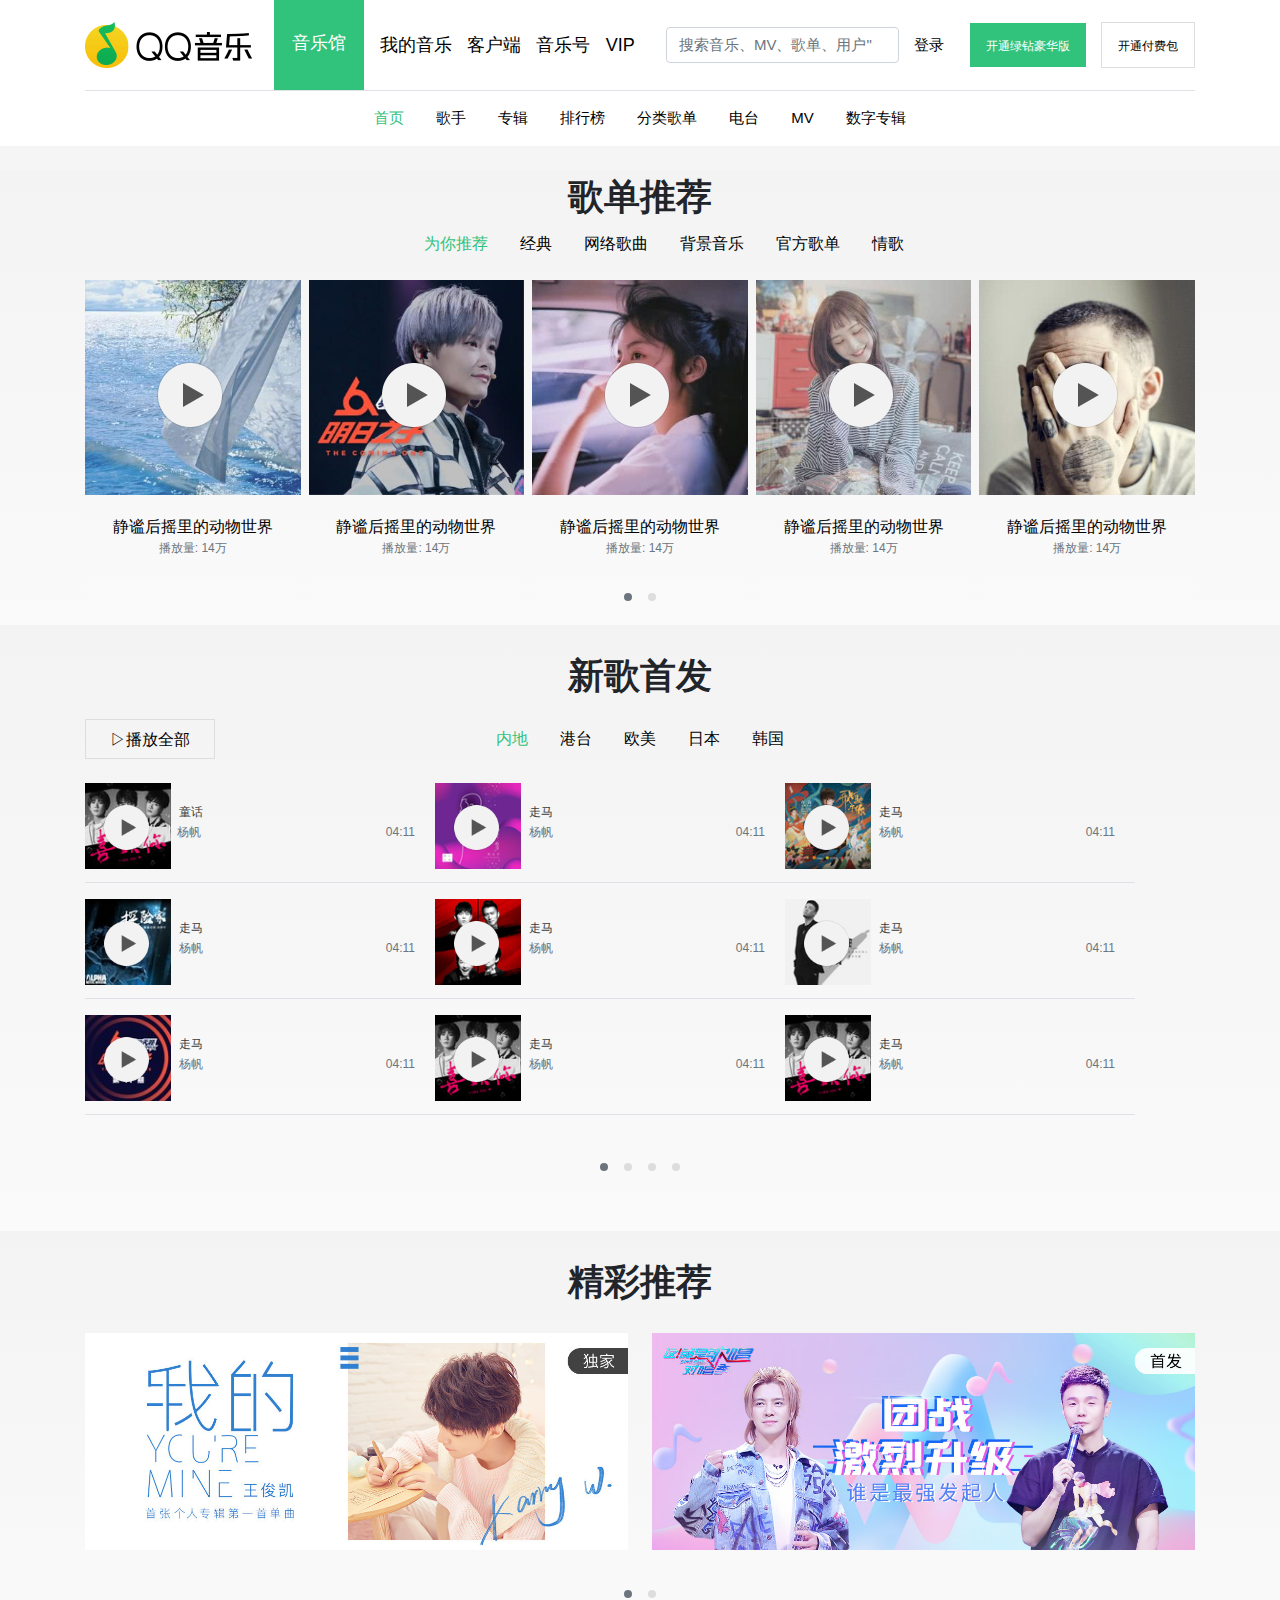
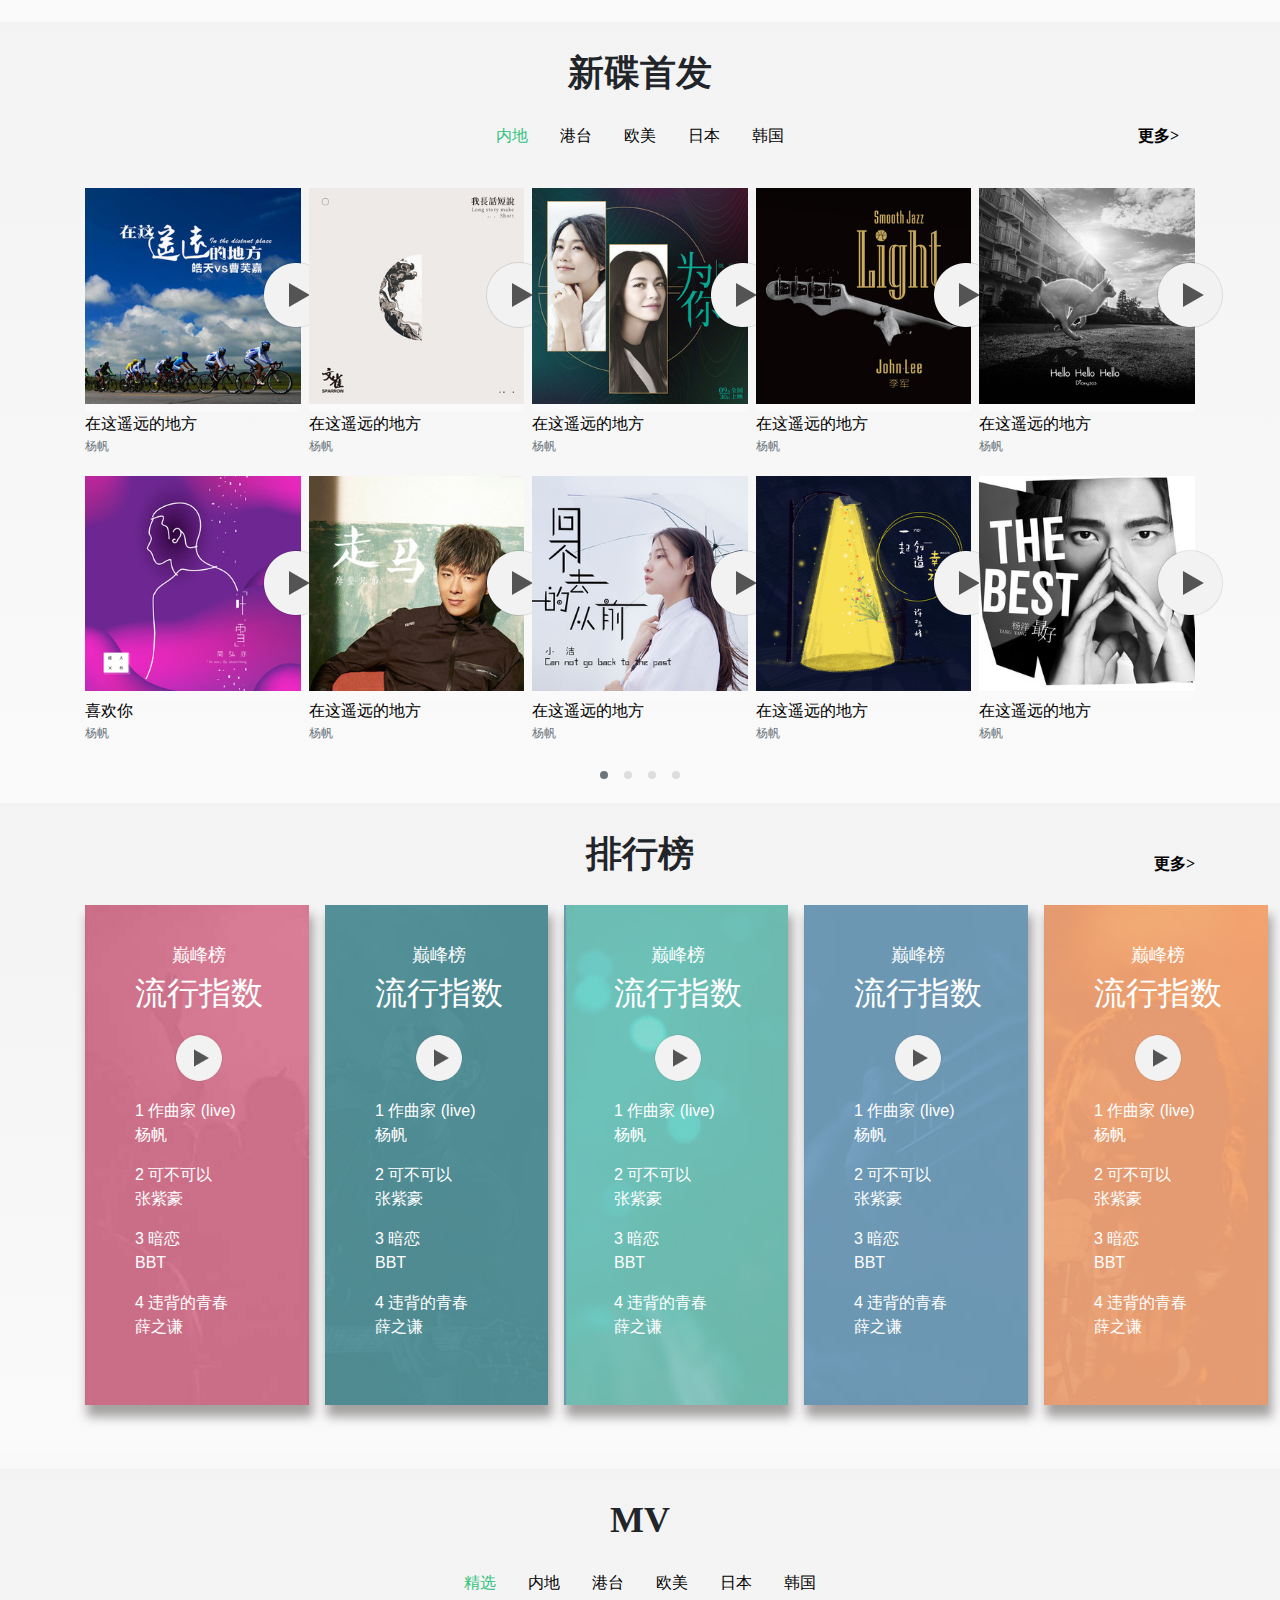
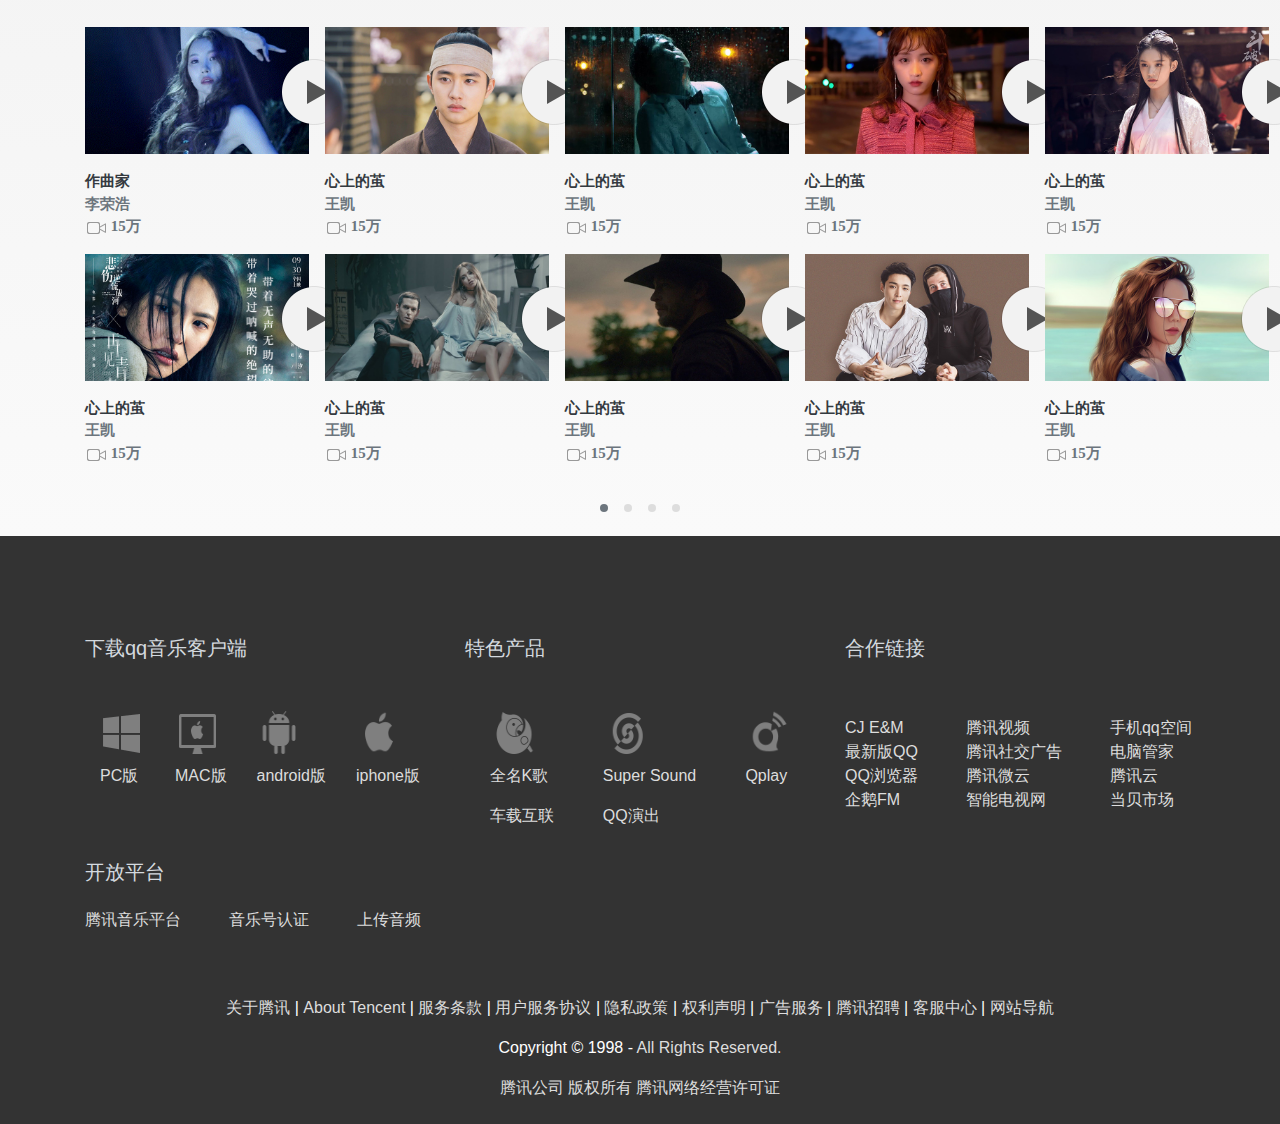
<file: public/index.html>
<!DOCTYPE html>
<html>
<head lang="en">
    <meta charset="UTF-8">
    <meta name="viewport" content="width=device-width,initial-scale=1.0"/>
    <link rel="stylesheet" href="css/bootstrap.css"/>
    <link rel="stylesheet" href="css/index.css"/>
    <link rel="stylesheet" href="css/base.css"/>
    <script src="js/jquery.min.js"></script>
    <script src="js/popper.min.js"></script>
    <script src="js/bootstrap.min.js"></script>
    <script src="js/vue.js"></script>
    <title>QQ音乐</title>
    <style></style>
</head>
<body>
<!--                                                        .
                                   .;$$
                      ....:;$$$$$$$   $
                  ..;;;$$$            $:..
               .:$$$$$$               $$$$$:.
             .;$$$$$$$3             $$$$$$$$$;.
           .;$$$$$$$$$$      $$$$$$$;$$$$$$$$$$;.
          ;$$$$$$$$$$$$$    $$;$$$$$$$$$$$$$$$$$$;
         ;$$$$$$$$$$$$$$$$    $$$$$$$$$$$$$$$$$$$$$
        $$$$$$$$$$$$$$$$$$$    $$$$$$$$$$$$$$$$$$$$$
       :$$$$$$$$$$$$$$$$$$$$    $$$$$$$$$$$$$$$$$$$$;
      .$$$$$$$$$$$$$$$$$$$$$$$   $$$$$$$$$$$$$$$$$$$$.
      :$$$$$$$$$$$$$$$$$$$$$$$$   $$$$$$$$$$$$$$$$$$$:
      ;$$$$$$$$$$$$$$$$$$$$$$$$$$  $$$$$$$$$$$$$$$$$$;
      ;$$$$$$$$$$$$$$$$$$$$$$$$$$$   $$$$$$$$$$$$$$$$;
      :$$$$$$$$$$$$$$$$$$             $$$$$$$$$$$$$$$:
      .$$$$$$$$$$$$$$$                 $$$$$$$$$$$$$$.
       ;$$$$$$$$$$$$$                   $$$$$$$$$$$$;
        $$$$$$$$$$$$                     $$$$$$$$$$$
         $$$$$$$$$$                      $$$$$$$$$$
          ;$$$$$$$$                     $$$$$$$$$;
           .$$$$$$$$                   $$$$$$$$$.
             .$$$$$$$$               $$$$$$$$$:
               .;$$$$$$$$          $$$$$$$$;.
                  .:$$$$$$$$$$$$$$$$$$$$:.
                      ...:;;;;;;;;:...

-->
    <!--头部-->
    <header class="bg-white w-100" >
        <nav class="navbar-expand-md container ">
            <ul class="navbar list-unstyled p-0 m-0 border-bottom">
                <li class="nav-item"><a href="#" class="mr-1"><img src="img/logo.png"/></a></li>
                <li class="nav-item"><a href="#" class="text-white">音乐馆</a></li>
                <li class="nav-item"><a href="#">我的音乐</a></li>
                <li class="nav-item"><a href="#">客户端</a></li>
                <li class="nav-item"><a href="#">音乐号</a></li>
                <li class="nav-item"><a href="#">VIP</a></li>
                <li class="nav-item ml-3"><input type="text" placeholder=搜索音乐、MV、歌单、用户" class="form-control mr-2 font-15"/></li>
                <li class="nav-item"><a href="#" class="font-15">登录</a></li>
                <li class="nav-item"><a href="#">开通绿钻豪华版</a></li>
                <li class="nav-item"><a href="#">开通付费包</a></li>
            </ul>
            <ul class="nav pt-2 pb-2 justify-content-center">
                <li class="nav-item "><a href="#" class="nav-link qmColor">首页</a></li>
                <li class="nav-item"><a href="#" class="nav-link ">歌手</a></li>
                <li class="nav-item"><a href="#" class="nav-link ">专辑</a></li>
                <li class="nav-item"><a href="http://localhost:3000/playMuisc.html" targte="_blank" class="nav-link ">排行榜</a></li>
                <li class="nav-item"><a href="#" class="nav-link ">分类歌单</a></li>
                <li class="nav-item"><a href="#" class="nav-link ">电台</a></li>
                <li class="nav-item"><a href="#" class="nav-link ">MV</a></li>
                <li class="nav-item"><a href="#" class="nav-link ">数字专辑</a></li>
            </ul>
        </nav>
    </header>
    <!--主体内容-->
    <section class="mt-4 bg">
        <!--1.歌单推荐-->
        <div class="bg w-100">
            <div class="text-center container">
                <sapn class="mainTitle">歌单推荐</sapn>
                <!--导航-->
                <ul class="list-unstyled nav ml-5 justify-content-center">
                    <li class="nav-item"><a href="#" class="nav-link">为你推荐</a></li>
                    <li class="nav-item"><a href="#" class="nav-link">经典</a></li>
                    <li class="nav-item"><a href="#" class="nav-link">网络歌曲</a></li>
                    <li class="nav-item"><a href="#" class="nav-link">背景音乐</a></li>
                    <li class="nav-item"><a href="#" class="nav-link">官方歌单</a></li>
                    <li class="nav-item"><a href="#" class="nav-link">情歌</a></li>
                </ul>
                <!--轮播  内容展示-->
                <div class="d-flex flex-md-row justify-content-around mt-3" id="card">
                	<!--卡片一-->
                	<div class="card border-0 flex-column bg">
	                	<a href="#">
                            <img src="img/300 (4).jpg" class="img-fluid"/>
                            <img src="img/cover_play.png"/>
                        </a>
	                	<div class="card-body ">
		                	<a href="#">静谧后摇里的动物世界</a>
		                	<p class="font-12 text-muted">播放量: 14万</p>
	                	</div>
                	</div>
                	<!--卡片二-->
                	<div class="card border-0 flex-column ml-2 bg">
	                	<a href="#">
                            <img src="img/300 (3).jpg" class="img-fluid"/>
                            <img src="img/cover_play.png"/>
                        </a>
	                	<div class="card-body ">
		                	<a href="#">静谧后摇里的动物世界</a>
		                	<p class="font-12 text-muted">播放量: 14万</p>
	                	</div>
                	</div>
                	<!--卡片三-->
                	<div class="card border-0 flex-column ml-2 bg">
	                	<a href="#">
                            <img src="img/300 (8).jpg" class="img-fluid"/>
                            <img src="img/cover_play.png"/>
                        </a>
	                	<div class="card-body ">
		                	<a href="#">静谧后摇里的动物世界</a>
		                	<p class="font-12 text-muted">播放量: 14万</p>
	                	</div>
                	</div>
                	<!--卡片四-->
                	<div class="card border-0 flex-column ml-2 bg">
	                	<a href="#">
                            <img src="img/300 (5).jpg" class="img-fluid"/>
                            <img src="img/cover_play.png"/>
                        </a>
	                	<div class="card-body ">
		                	<a href="#">静谧后摇里的动物世界</a>
		                	<p class="font-12 text-muted">播放量: 14万</p>
	                	</div>
                	</div>
                	<!--卡片五-->
                	<div class="card border-0 flex-column ml-2 bg">
	                	<a href="#">
                            <img src="img/300 (9).jpg" class="img-fluid"/>
                            <img src="img/cover_play.png"/>
                        </a>
	                	<div class="card-body ">
		                	<a href="#">静谧后摇里的动物世界</a>
		                	<p class="font-12 text-muted">播放量: 14万</p>
	                	</div>
                	</div>
                </div>
                <!--下面的小圆点-->
                <div class="d-flex flex-row justify-content-center pb-4">
                    <div class="radius bg-secondary"></div>
                    <div class="radius ml-3"></div>
                </div>

            </div>
        </div>
        <!--2.新歌首发-->
        <div class="bg w-100">
            <div class="text-center container">
                <!--1.小标题-->
                <div class="mainTitle pt-4">新歌首发</div>
                <!--2.导航-->
                <ul class="nav list-unstyled justify-content-center pt-3">
                    <a href="#" class="nav-link">▷播放全部</a>
                    <li class="nav-item"><a href="#" class="nav-link">内地</a></li>
                    <li class="nav-item"><a href="#" class="nav-link">港台</a></li>
                    <li class="nav-item"><a href="#" class="nav-link">欧美</a></li>
                    <li class="nav-item"><a href="#" class="nav-link">日本</a></li>
                    <li class="nav-item"><a href="#" class="nav-link">韩国</a></li>
                </ul>
                <!--3.主体内容-->
                <div class="d-flex flex-row flex-wrap justify-content-around">
                    <ul class="list-unstyled d-flex flex-wrap mt-4" id="newMusic">
                        <li class="d-flex flex-row mb-2 border-bottom mb-3">
                            <a href="#">
                            	<img src="img/T002R90x90M000002XR2wv2LVc9w.jpg" class="imgW"/>
                            	<img src="img/cover_play.png" class="img-49" />
                            </a>    
            				<div class="pt-3">
	                            <a href="#" class="text-dark font-12 pl-2 pt-3">童话</a>    
	                            <a href="#" style="text-decoration: none;" class="text-muted font-12"><p class="pl-1">杨帆</p></a>
            				</div>
                            <p class="font-12 text-muted">04:11</p>
                        </li>
                        <li class="d-flex flex-row mb-2 border-bottom">
                            <a href="#">
                            	<img src="img/T002R90x90M000001Bs9bL3mUk0h.jpg" class="imgW"/>
                            	<img src="img/cover_play.png" class="img-49" />
                            </a>    
            				<div class="pt-3">
	                            <a href="#" class="text-dark font-12 pl-2 pt-3">走马</a>    
	                            <a href="#" style="text-decoration: none;" class="text-muted font-12"><p class="pl-2">杨帆</p></a>
            				</div>
                            <p class="font-12 text-muted">04:11</p>
                        </li>
                        <li class="d-flex flex-row mb-2 border-bottom">
                            <a href="#">
                            	<img src="img/T002R90x90M000002xKQID0dkNV5.jpg" class="imgW"/>
                            	<img src="img/cover_play.png" class="img-49" />
                            </a>    
            				<div class="pt-3">
	                            <a href="#" class="text-dark font-12 pl-2 pt-3">走马</a>    
	                            <a href="#" style="text-decoration: none;" class="text-muted font-12"><p class="pl-2">杨帆</p></a>
            				</div>
                            <p class="font-12 text-muted">04:11</p>
                        </li>
                   		<li class="d-flex flex-row mb-2 border-bottom mb-3">
                            <a href="#">
                            	<img src="img/T002R90x90M0000034F3G900KwBK.jpg" class="imgW"/>
                            	<img src="img/cover_play.png" class="img-49" />
                            </a>    
            				<div class="pt-3">
	                            <a href="#" class="text-dark font-12 pl-2 pt-3">走马</a>    
	                            <a href="#" style="text-decoration: none;" class="text-muted font-12"><p class="pl-2">杨帆</p></a>
            				</div>
                            <p class="font-12 text-muted">04:11</p>
                        </li>
                        <li class="d-flex flex-row mb-2 border-bottom">
                            <a href="#">
                            	<img src="img/T002R90x90M000000xz4sw2fPuF7.jpg" class="imgW"/>
                            	<img src="img/cover_play.png" class="img-49" />
                            </a>    
            				<div class="pt-3">
	                            <a href="#" class="text-dark font-12 pl-2 pt-3">走马</a>    
	                            <a href="#" style="text-decoration: none;" class="text-muted font-12"><p class="pl-2">杨帆</p></a>
            				</div>
                            <p class="font-12 text-muted">04:11</p>
                        </li>
                        <li class="d-flex flex-row mb-2 border-bottom">
                            <a href="#">
                            	<img src="img/T002R90x90M000001nHnaV1OOpgx.jpg" class="imgW"/>
                            	<img src="img/cover_play.png" class="img-49" />
                            </a>    
            				<div class="pt-3">
	                            <a href="#" class="text-dark font-12 pl-2 pt-3">走马</a>    
	                            <a href="#" style="text-decoration: none;" class="text-muted font-12"><p class="pl-2">杨帆</p></a>
            				</div>
                            <p class="font-12 text-muted">04:11</p>
                        </li>
                        <li class="d-flex flex-row  border-bottom">
                            <a href="#">
                            	<img src="img/T002R90x90M000000wVyTW2GLdKG.jpg" class="imgW"/>
                            	<img src="img/cover_play.png" class="img-49" />
                            </a>    
            				<div class="pt-3">
	                            <a href="#" class="text-dark font-12 pl-2 pt-3">走马</a>    
	                            <a href="#" style="text-decoration: none;" class="text-muted font-12"><p class="pl-2">杨帆</p></a>
            				</div>
                            <p class="font-12 text-muted">04:11</p>
                        </li>
                        <li class="d-flex flex-row  border-bottom">
                            <a href="#">
                            	<img src="img/T002R90x90M000002XR2wv2LVc9w.jpg" class="imgW"/>
                            	<img src="img/cover_play.png" class="img-49" />
                            </a>    
            				<div class="pt-3">
	                            <a href="#" class="text-dark font-12 pl-2 pt-3">走马</a>    
	                            <a href="#" style="text-decoration: none;" class="text-muted font-12"><p class="pl-2">杨帆</p></a>
            				</div>
                            <p class="font-12 text-muted">04:11</p>
                        </li>
                        <li class="d-flex flex-row border-bottom">
                            <a href="#">
                            	<img src="img/T002R90x90M000002XR2wv2LVc9w.jpg" class="imgW"/>
                            	<img src="img/cover_play.png" class="img-49" />
                            </a>    
            				<div class="pt-3">
	                            <a href="#" class="text-dark font-12 pl-2 pt-3">走马</a>    
	                            <a href="#" style="text-decoration: none;" class="text-muted font-12"><p class="pl-2">杨帆</p></a>
            				</div>
                            <p class="font-12 text-muted">04:11</p>
                        </li>
                        <li class="d-flex justify-content-center pt-5 m-auto">
                            <div class="radius bg-secondary"></div>
                            <div class="radius ml-3"></div>
                            <div class="radius ml-3"></div>
                            <div class="radius ml-3"></div>
                        </li>
                    </ul>
                </div>
            </div>
        </div>
        <!--3.精彩推荐-->
        <div class="bg w-100">
            <div class="container text-center">
                <!--1.小标题-->
                <div class="mainTitle pt-4">精彩推荐</div>
                <!--2.主体内容-->
                <ul class="list-unstyled d-flex mt-4">
                        <li class="pr-4"><a href="#"><img src="img/346043.jpg" class="img-fluid w-100"/></a></li>
                        <li><a href="#"><img src="img/338973.jpg" class="img-fluid w-100"/></a></li>
                    </ul>
                <!--3.小圆点-->
                <div class="d-flex flex-row justify-content-center pt-4 pb-4">
                    <div class="radius mr-3 bg-secondary"></div>
                    <div class="radius"></div>
                </div>
            </div>
        </div>
        <!--4.新碟首发-->
        <div class="bg w-100">
            <div class="text-center container">
                <!--1.小标题-->
                <div class="mainTitle pt-4">新碟首发</div>
                <!--2.导航-->
                <ul class="nav list-unstyled justify-content-center pt-3">
                    <li class="nav-item"><a href="#" class="nav-link">内地</a></li>
                    <li class="nav-item"><a href="#" class="nav-link">港台</a></li>
                    <li class="nav-item"><a href="#" class="nav-link">欧美</a></li>
                    <li class="nav-item"><a href="#" class="nav-link">日本</a></li>
                    <li class="nav-item"><a href="#" class="nav-link">韩国</a></li>
                    <a href="#" class="nav-link">更多></a>
                </ul>
                <!--3.主体内容 第一组卡片-->
                <div class="d-flex flex-md-row justify-content-around mt-4" id="cardGoup">
                    <!--卡片一-->
                    <div class="card border-0 flex-column bg mb-5 mt-2">
                        <a href="#">
                            <img src="img/T002R300x300M000004eVKOB2ogzAT.jpg" class="img-fluid"/>
                            <img src="img/cover_play.png"/>
                        </a>
                        <div class="card-body p-0 mt-2">
                            <a href="#" class="text-dark">在这遥远的地方</a>
                            <p class="font-12 text-muted">杨帆</p>
                        </div>
                    </div>
                    <!--卡片二-->
                    <div class="card border-0 flex-column bg mb-5 mt-2 ml-2">
                        <a href="#">
                            <img src="img/05.jpg" class="img-fluid"/>
                            <img src="img/cover_play.png"/>
                        </a>
                        <div class="card-body flex-column border-0 p-0 mt-2">
                            <a href="#" class="text-dark">在这遥远的地方</a>
                            <p class="font-12 text-muted">杨帆</p>
                        </div>
                    </div>
                    <!--卡片三-->
                    <div class="card border-0 flex-column bg mb-5 mt-2 ml-2">
                        <a href="#">
                            <img src="img/06.jpg" class="img-fluid"/>
                            <img src="img/cover_play.png"/>
                        </a>
                        <div class="card-body flex-column border-0 p-0 mt-2">
                            <a href="#" class="text-dark">在这遥远的地方</a>
                            <p class="font-12 text-muted">杨帆</p>
                        </div>
                    </div>
                    <!--卡片四-->
                    <div class="card border-0 flex-column bg mb-5 mt-2 ml-2">
                        <a href="#">
                            <img src="img/07.jpg" class="img-fluid"/>
                            <img src="img/cover_play.png"/>
                        </a>
                        <div class="card-body flex-column border-0 p-0 mt-2">
                            <a href="#" class="text-dark">在这遥远的地方</a>
                            <p class="font-12 text-muted">杨帆</p>
                        </div>
                    </div>
                    <!--卡片五-->
                    <div class="card border-0 flex-column bg mb-5 mt-2 ml-2">
                        <a href="#">
                            <img src="img/09.jpg" class="img-fluid"/>
                            <img src="img/cover_play.png"/>
                        </a>
                        <div class="card-body flex-column border-0 p-0 mt-2">
                            <a href="#" class="text-dark">在这遥远的地方</a>
                            <p class="font-12 text-muted">杨帆</p>
                        </div>
                    </div>
                </div>
                <!--4.主体内容 第二组卡片-->
                <div class="d-flex flex-md-row justify-content-around mt-3" id="cardGoup2">
                    <!--卡片一-->
                    <div class="card border-0 flex-column bg mb-5 ">
                        <a href="#">
                            <img src="img/10.jpg" class="img-fluid"/>
                            <img src="img/cover_play.png"/>
                        </a>
                        <div class="card-body p-0 mt-2">
                            <a href="#" class="text-dark">喜欢你</a>
                            <p class="font-12 text-muted">杨帆</p>
                        </div>
                    </div>
                    <!--卡片二-->
                    <div class="card border-0 flex-column bg mb-5  ml-2">
                        <a href="#">
                            <img src="img/T002R300x300M0000025QaOC3dupDv.jpg" class="img-fluid"/>
                            <img src="img/cover_play.png"/>
                        </a>
                        <div class="card-body flex-column border-0 p-0 mt-2">
                            <a href="#" class="text-dark">在这遥远的地方</a>
                            <p class="font-12 text-muted">杨帆</p>
                        </div>
                    </div>
                    <!--卡片三-->
                    <div class="card border-0 flex-column bg mb-5  ml-2">
                        <a href="#">
                            <img src="img/01.jpg" class="img-fluid"/>
                            <img src="img/cover_play.png"/>
                        </a>
                        <div class="card-body flex-column border-0 p-0 mt-2">
                            <a href="#" class="text-dark">在这遥远的地方</a>
                            <p class="font-12 text-muted">杨帆</p>
                        </div>
                    </div>
                    <!--卡片四-->
                    <div class="card border-0 flex-column bg mb-5  ml-2">
                        <a href="#">
                            <img src="img/02.jpg" class="img-fluid"/>
                            <img src="img/cover_play.png"/>
                        </a>
                        <div class="card-body flex-column border-0 p-0 mt-2">
                            <a href="#" class="text-dark">在这遥远的地方</a>
                            <p class="font-12 text-muted">杨帆</p>
                        </div>
                    </div>
                    <!--卡片五-->
                    <div class="card border-0 flex-column bg mb-5  ml-2">
                        <a href="#">
                            <img src="img/03.jpg" class="img-fluid"/>
                            <img src="img/cover_play.png"/>
                        </a>
                        <div class="card-body flex-column border-0 p-0 mt-2">
                            <a href="#" class="text-dark">在这遥远的地方</a>
                            <p class="font-12 text-muted">杨帆</p>
                        </div>
                    </div>
                </div>
           		<!--5.小圆点-->
           		<div class="d-flex flex-row justify-content-center pt-4 pb-4">
           			<div class="radius bg-secondary"></div>
           			<div class="radius ml-3"></div>
           			<div class="radius ml-3"></div>
           			<div class="radius ml-3"></div>
           		</div>
            </div>
        </div>
        <!--5.排行榜-->
        <div class="bg w-100">
            <div class="text-center container">
            	<!--小标题-->
            	<div class="mainTitle pt-4">排行榜
            		<a href="#">更多></a>
            	</div>
            	<!--排行榜-->
            	<ul class="list-unstyled d-flex flex-row pb-5 pt-4" id="L-Animation">
            		<!--1.流行指数-->
            		<li>
            			<div class="l-boss">
            				<!--左边-->
            				<div class="l-left">
            					<div>
	            					<p class="text-white font-18">巅峰榜<br><a href="#" class="text-white Da" style="text-decoration: none;">流行指数</a></p>
	            					<img src="img/cover_play.png" class="squery"/>
	            					<ul class="list-unstyled mt-3">
	            						<li><a href="#"><p>1 作曲家 (live)<br>杨帆</p></a></li>
	            						<li><a href="#"><p>2 可不可以<br>张紫豪</p></a></li>
	            						<li><a href="#"><p>3 暗恋<br>BBT</p></a></li>
	            						<li><a href="#"><p>4 违背的青春<br>薛之谦</p></a></li>
	            					</ul>
            					</div>
            					<img src="img/bg_index_top.jpg"/>
            				</div>
            				<!--右边-->
            				<div class="l-right">
                                <div>
                                    <p class="text-white font-18">巅峰榜<br><a href="#" class="text-white Da" style="text-decoration: none;">流行指数</a></p>
                                    <img src="img/cover_play.png" class="squery"/>
                                    <ul class="list-unstyled mt-3">
                                        <li><a href="#"><p>1 作曲家 (live)<br>杨帆</p></a></li>
                                        <li><a href="#"><p>2 可不可以<br>张紫豪</p></a></li>
                                        <li><a href="#"><p>3 暗恋<br>BBT</p></a></li>
                                        <li><a href="#"><p>4 违背的青春<br>薛之谦</p></a></li>
                                    </ul>
                                </div>
                                <img src="img/bg_blue.png"/>
            				</div>
            			</div>
            		</li>
            		<!--2.热歌-->
                    <li class="ml-3">
                        <div class="l-boss">
                            <!--左边-->
                            <div class="l-left">
                                <div>
                                    <p class="text-white font-18">巅峰榜<br><a href="#" class="text-white Da" style="text-decoration: none;">流行指数</a></p>
                                    <img src="img/cover_play.png" class="squery"/>
                                    <ul class="list-unstyled mt-3">
                                        <li><a href="#"><p>1 作曲家 (live)<br>杨帆</p></a></li>
                                        <li><a href="#"><p>2 可不可以<br>张紫豪</p></a></li>
                                        <li><a href="#"><p>3 暗恋<br>BBT</p></a></li>
                                        <li><a href="#"><p>4 违背的青春<br>薛之谦</p></a></li>
                                    </ul>
                                </div>
                                <img src="img/bg_blue.png"/>
                            </div>
                            <!--右边-->
                            <div class="l-right">
                                <div>
                                    <p class="text-white font-18">巅峰榜<br><a href="#" class="text-white Da" style="text-decoration: none;">流行指数</a></p>
                                    <img src="img/cover_play.png" class="squery"/>
                                    <ul class="list-unstyled mt-3">
                                        <li><a href="#"><p>1 作曲家 (live)<br>杨帆</p></a></li>
                                        <li><a href="#"><p>2 可不可以<br>张紫豪</p></a></li>
                                        <li><a href="#"><p>3 暗恋<br>BBT</p></a></li>
                                        <li><a href="#"><p>4 违背的青春<br>薛之谦</p></a></li>
                                    </ul>
                                </div>
                                <img src="img/bg_green.png"/>
                            </div>
                        </div>
                    </li>
            		<!--3.新歌-->
                    <li class="ml-3">
                        <div class="l-boss">
                            <!--左边-->
                            <div class="l-left">
                                <div>
                                    <p class="text-white font-18">巅峰榜<br><a href="#" class="text-white Da" style="text-decoration: none;">流行指数</a></p>
                                    <img src="img/cover_play.png" class="squery"/>
                                    <ul class="list-unstyled mt-3">
                                        <li><a href="#"><p>1 作曲家 (live)<br>杨帆</p></a></li>
                                        <li><a href="#"><p>2 可不可以<br>张紫豪</p></a></li>
                                        <li><a href="#"><p>3 暗恋<br>BBT</p></a></li>
                                        <li><a href="#"><p>4 违背的青春<br>薛之谦</p></a></li>
                                    </ul>
                                </div>
                                <img src="img/bg_green.png"/>
                            </div>
                            <!--右边-->
                            <div class="l-right">
                                <div>
                                    <p class="text-white font-18">巅峰榜<br><a href="#" class="text-white Da" style="text-decoration: none;">流行指数</a></p>
                                    <img src="img/cover_play.png" class="squery"/>
                                    <ul class="list-unstyled mt-3">
                                        <li><a href="#"><p>1 作曲家 (live)<br>杨帆</p></a></li>
                                        <li><a href="#"><p>2 可不可以<br>张紫豪</p></a></li>
                                        <li><a href="#"><p>3 暗恋<br>BBT</p></a></li>
                                        <li><a href="#"><p>4 违背的青春<br>薛之谦</p></a></li>
                                    </ul>
                                </div>
                                <img src="img/bg_sblue.png"/>
                            </div>
                        </div>
                    </li>
            		<!--4.欧美-->
                    <li class="ml-3">
                        <div class="l-boss">
                            <!--左边-->
                            <div class="l-left">
                                <div>
                                    <p class="text-white font-18">巅峰榜<br><a href="#" class="text-white Da" style="text-decoration: none;">流行指数</a></p>
                                    <img src="img/cover_play.png" class="squery"/>
                                    <ul class="list-unstyled mt-3">
                                        <li><a href="#"><p>1 作曲家 (live)<br>杨帆</p></a></li>
                                        <li><a href="#"><p>2 可不可以<br>张紫豪</p></a></li>
                                        <li><a href="#"><p>3 暗恋<br>BBT</p></a></li>
                                        <li><a href="#"><p>4 违背的青春<br>薛之谦</p></a></li>
                                    </ul>
                                </div>
                                <img src="img/bg_sblue.png"/>
                            </div>
                            <!--右边-->
                            <div class="l-right">
                                <div>
                                    <p class="text-white font-18">巅峰榜<br><a href="#" class="text-white Da" style="text-decoration: none;">流行指数</a></p>
                                    <img src="img/cover_play.png" class="squery"/>
                                    <ul class="list-unstyled mt-3">
                                        <li><a href="#"><p>1 作曲家 (live)<br>杨帆</p></a></li>
                                        <li><a href="#"><p>2 可不可以<br>张紫豪</p></a></li>
                                        <li><a href="#"><p>3 暗恋<br>BBT</p></a></li>
                                        <li><a href="#"><p>4 违背的青春<br>薛之谦</p></a></li>
                                    </ul>
                                </div>
                                <img src="img/bg_yellow.png"/>
                            </div>
                        </div>
                    </li>
            		<!--5.韩国-->
                    <li class="ml-3">
                        <div class="l-boss">
                            <!--左边-->
                            <div class="l-left">
                                <div>
                                    <p class="text-white font-18">巅峰榜<br><a href="#" class="text-white Da" style="text-decoration: none;">流行指数</a></p>
                                    <img src="img/cover_play.png" class="squery"/>
                                    <ul class="list-unstyled mt-3">
                                        <li><a href="#"><p>1 作曲家 (live)<br>杨帆</p></a></li>
                                        <li><a href="#"><p>2 可不可以<br>张紫豪</p></a></li>
                                        <li><a href="#"><p>3 暗恋<br>BBT</p></a></li>
                                        <li><a href="#"><p>4 违背的青春<br>薛之谦</p></a></li>
                                    </ul>
                                </div>
                                <img src="img/bg_yellow.png"/>
                            </div>
                            <!--右边-->
                            <div class="l-right">
                                <div>
                                    <p class="text-white font-18">巅峰榜<br><a href="#" class="text-white Da" style="text-decoration: none;">流行指数</a></p>
                                    <img src="img/cover_play.png" class="squery"/>
                                    <ul class="list-unstyled mt-3">
                                        <li><a href="#"><p>1 作曲家 (live)<br>杨帆</p></a></li>
                                        <li><a href="#"><p>2 可不可以<br>张紫豪</p></a></li>
                                        <li><a href="#"><p>3 暗恋<br>BBT</p></a></li>
                                        <li><a href="#"><p>4 违背的青春<br>薛之谦</p></a></li>
                                    </ul>
                                </div>
                                <img src="img/bg_red.jpg"/>
                            </div>
                        </div>
                    </li>
                </ul>
            </div>
        </div>
        <!--6.MV-->
        <div class="bg w-100">
            <div class="text-center container">
                <!--1.小标题-->
                <div class="mainTitle pt-4">MV</div>
                <!--2.导航-->
                <ul class="nav list-unstyled justify-content-center pt-3">
                    <li class="nav-item"><a href="#" class="nav-link qmColor">精选</a></li>
                    <li class="nav-item"><a href="#" class="nav-link">内地</a></li>
                    <li class="nav-item"><a href="#" class="nav-link">港台</a></li>
                    <li class="nav-item"><a href="#" class="nav-link">欧美</a></li>
                    <li class="nav-item"><a href="#" class="nav-link">日本</a></li>
                    <li class="nav-item"><a href="#" class="nav-link">韩国</a></li>
                </ul>
                <!--3.主体内容-->
                <div class="mt-4">
                    <!--第一组MV-->
                    <ul class="d-flex flex-row  list-unstyled">
                        <li>
                            <img src="img/337165.gif"/>
                            <img src="img/cover_play.png">
                            <div class="mt-3 m-0 p-0"><a href="#" class="text-dark">作曲家</a> <br><a href="#" class="text-muted">李荣浩</a><br>
                            <img src="img/icon-video.png"><span class="text-muted"> 15万</span>
                            </div>   
                        </li>
                         <li class="ml-3">
                            <img src="img/T015R640x360M101001KHOZt4QkLTP.jpg"/>
                            <img src="img/cover_play.png">
                            <div class="mt-3 m-0 p-0"><a href="#" class="text-dark">心上的茧</a> <br><a href="#" class="text-muted">王凯</a><br>
                            <img src="img/icon-video.png"><span class="text-muted"> 15万</span>
                            </div>   
                        </li>
                         <li class="ml-3">
                            <img src="img/T015R640x360M101002xcJ3w1oLgaa.jpg"/>
                            <img src="img/cover_play.png">
                            <div class="mt-3 m-0 p-0"><a href="#" class="text-dark">心上的茧</a> <br><a href="#" class="text-muted">王凯</a><br>
                            <img src="img/icon-video.png"><span class="text-muted"> 15万</span>
                            </div>   
                        </li>
                         <li class="ml-3">
                            <img src="img/T015R640x360M101000cZjqS2v2T6f.jpg"/>
                            <img src="img/cover_play.png">
                            <div class="mt-3 m-0 p-0"><a href="#" class="text-dark">心上的茧</a> <br><a href="#" class="text-muted">王凯</a><br>
                            <img src="img/icon-video.png"><span class="text-muted"> 15万</span>
                            </div>   
                        </li>
                         <li class="ml-3">
                            <img src="img/341950.jpg"/>
                            <img src="img/cover_play.png">
                            <div class="mt-3 m-0 p-0"><a href="#" class="text-dark">心上的茧</a> <br><a href="#" class="text-muted">王凯</a><br>
                            <img src="img/icon-video.png"><span class="text-muted"> 15万</span>
                            </div>   
                        </li>
                         
                    </ul>
                    <!--第二组MV-->
                    <ul class="d-flex flex-row  list-unstyled">
                        <li>
                            <img src="img/341943.jpg"/>
                            <img src="img/cover_play.png">
                            <div class="mt-3 m-0 p-0"><a href="#" class="text-dark">心上的茧</a> <br><a href="#" class="text-muted">王凯</a><br>
                            <img src="img/icon-video.png"><span class="text-muted"> 15万</span>
                            </div>   
                        </li>
                         <li class="ml-3">
                            <img src="img/339172.jpg"/>
                            <img src="img/cover_play.png">
                            <div class="mt-3 m-0 p-0"><a href="#" class="text-dark">心上的茧</a> <br><a href="#" class="text-muted">王凯</a><br>
                            <img src="img/icon-video.png"><span class="text-muted"> 15万</span>
                            </div>   
                        </li>
                         <li class="ml-3">
                            <img src="img/339163.jpg"/>
                            <img src="img/cover_play.png">
                            <div class="mt-3 m-0 p-0"><a href="#" class="text-dark">心上的茧</a> <br><a href="#" class="text-muted">王凯</a><br>
                            <img src="img/icon-video.png"><span class="text-muted"> 15万</span>
                            </div>   
                        </li>
                         <li class="ml-3">
                            <img src="img/339089.jpg"/>
                            <img src="img/cover_play.png">
                            <div class="mt-3 m-0 p-0"><a href="#" class="text-dark">心上的茧</a> <br><a href="#" class="text-muted">王凯</a><br>
                            <img src="img/icon-video.png"><span class="text-muted"> 15万</span>
                            </div>   
                        </li>
                         <li class="ml-3">
                            <img src="img/317018.jpg"/>
                            <img src="img/cover_play.png">
                            <div class="mt-3 m-0 p-0"><a href="#" class="text-dark">心上的茧</a> <br><a href="#" class="text-muted">王凯</a><br>
                            <img src="img/icon-video.png"><span class="text-muted"> 15万</span>
                            </div>   
                        </li>
                    </ul>
                </div>
                <!--4.小圆点-->
                <div class="d-flex flex-row justify-content-center pt-4 pb-4">
                    <div class="radius bg-secondary"></div>
                    <div class="radius ml-3"></div>
                    <div class="radius ml-3"></div>
                    <div class="radius ml-3"></div>
                </div>
            </div>
        </div>
    </section>
    <!--尾部-->
    <footer class="w-100 pb-2">
        <div class="container">
        	
        	<div class="row">
        		<!--下载qq音乐-->
        		<div class="col-md-4 col-sm-12">
        			<h5 class="color-gray">下载qq音乐客户端</h5>
        			<ul class="list-unstyled d-flex flex-row justify-content-around mt-5">
        				<li><a href="#" style="text-decoration: none"><img src="img/footer.png"  /><p class="mt-2">PC版</p></a></li>
        				<li class=""><a href="#" style="text-decoration: none"><img src="img/footer2.png" class="imgI" /><p class="mt-2">MAC版</p></a></li>
        				<li class=""><a href="#" style="text-decoration: none"><img src="img/footer3.png" class="imgI" /><p class="mt-2">android版</p></a></li>
        				<li class=""><a href="#" style="text-decoration: none"><img src="img/footer4.png" class="imgI" /><p class="mt-2">iphone版</p></a></li>
        			</ul>
        		</div>
     		    <!--特色产品-->
      			<div class="col-md-4 col-sm-12">
        			<h5 class="color-gray">特色产品</h5>
        			<ul class="list-unstyled d-flex flex-row justify-content-around mt-5">
        				<li><a href="#" style="text-decoration: none"><img src="img/footer5.png" class="imgI" /><p class="mt-2">全名K歌</p></a><p>车载互联</p></li>
        				<li><a href="#" style="text-decoration: none"><img src="img/footer6.png" class=" imgI"/><p class="mt-2">Super Sound</p></a><p>QQ演出</p></li>
        				<li><a href="#" style="text-decoration: none"><img src="img/footer7.png" class="imgI" /><p class="mt-2">Qplay</p></a></li>
        			</ul>
        		</div>
        		<!--合作链接-->
        		<div class="col-md-4 col-sm-12 ">
        			<h5 class="color-gray">合作链接</h5>
        			<div class="d-flex flex-row ">
	        			<ul class="list-unstyled d-flex flex-column mt-5">
	                  		<li><a href="#">CJ E&M</a></li>
	                  		<li><a href="#">最新版QQ</a></li>
	                  		<li><a href="#">QQ浏览器</a></li>
	                  		<li><a href="#">企鹅FM</a></li>		
	                	</ul>
	                	<ul class="list-unstyled d-flex flex-column mt-5 pl-5">
	                		<li><a href="#">腾讯视频</a></li>
	                		<li><a href="#">腾讯社交广告</a></li>
	                		<li><a href="#">腾讯微云</a></li>
		                    <li><a href="#">智能电视网</a></li>
	                	</ul>
	                	<ul class="list-unstyled d-flex flex-column mt-5 pl-5">
	                		<li><a href="#">手机qq空间</a></li>
	                		<li><a href="#">电脑管家</a></li>
	                		<li><a href="#">腾讯云</a></li>
		                    <li><a href="#">当贝市场</a></li>
	                	</ul>
					</div>
        		</div>
        	</div>
        	<!--开放平台-->
        	<div class="row">
        		<div class="col-md-12 col-sm-12">
        			<h5 class="color-gray">开放平台</h5>
        			<ul class="list-unstyled d-flex flex-row justify-content-lg-start">
        				<li class="pt-3"><a href="#">腾讯音乐平台</a></li>
        				<li class="pt-3 ml-5"><a href="#">音乐号认证</a></li>
        				<li class="pt-3 ml-5"><a href="#">上传音频</a></li>
        			</ul>
        		</div>
        	</div>
        	<!--底部内容-->
        	<div id="footer">
        		<p class="mt-5">
					<a href="#">关于腾讯</a> | 
					<a href="">About Tencent</a> | 
					<a href="">服务条款</a> | 
					<a href="">用户服务协议</a> | 
					<a href="">隐私政策</a> | 
					<a href="">权利声明</a> | 
					<a href="">广告服务</a> | 
					<a href="">腾讯招聘</a> | 
					<a href="">客服中心</a> | 
					<a href="">网站导航</a>
				</p>
                <p>
                    Copyright &copy; 1998 -
                    <a href="#">All Rights Reserved.</a>
                </p>
                <p>
                    <a href="#">腾讯公司</a>
                    <a href="#">版权所有</a>
                    <a href="#">腾讯网络经营许可证</a>
                </p>
        	</div>
        </div>
    </footer>
    <script src="js/index.js"></script>
    <script src="js/jquery.min.js"></script>
</body>
</html>
</file>
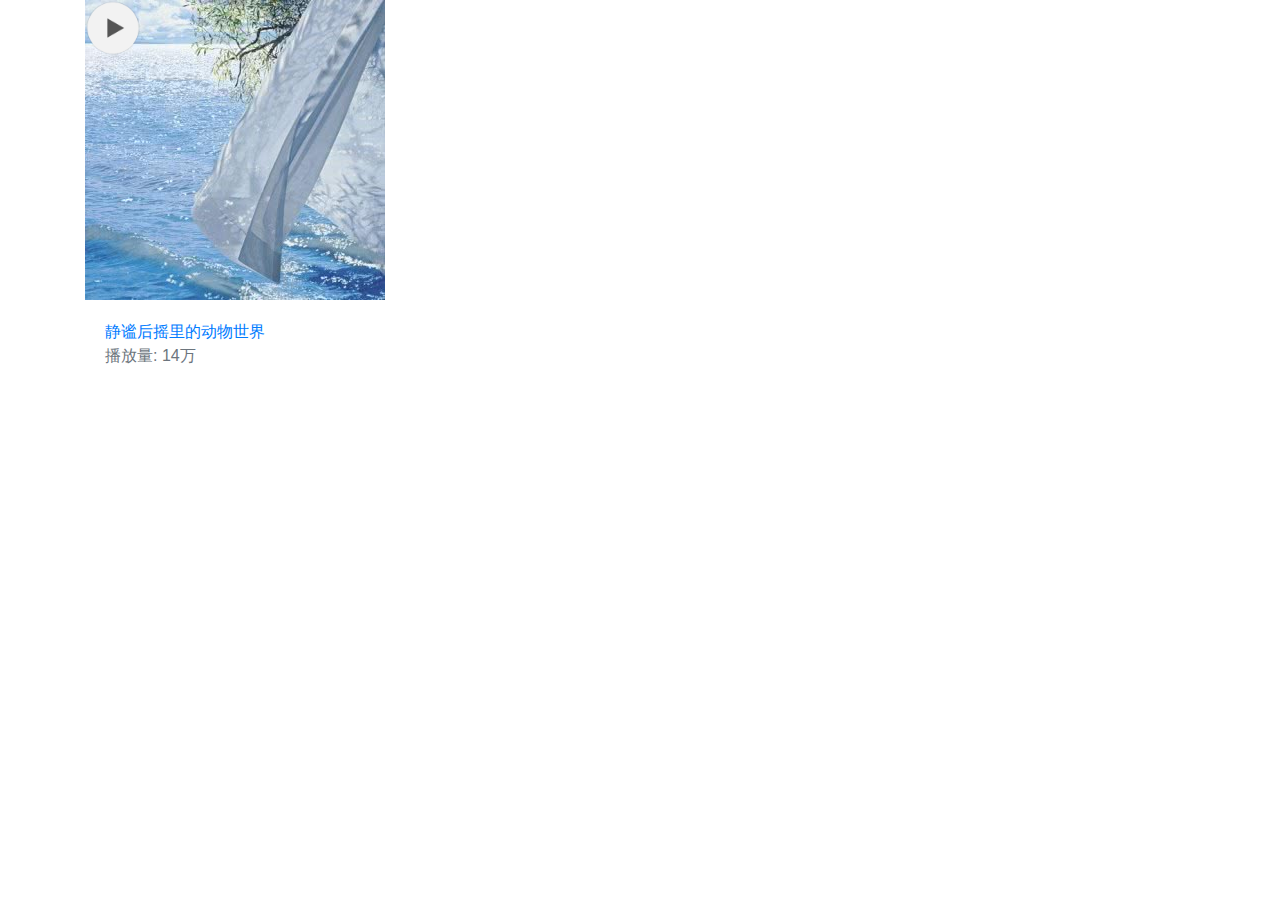
<file: public/lx.html>
<!DOCTYPE html>
<html>
<head lang="en">
    <meta charset="UTF-8">
    <meta name="viewport" content="width=device-width,initial-scale=1.0"/>
    <link rel="stylesheet" href="css/bootstrap.css"/>
    <script src="js/jquery.min.js"></script>
    <script src="js/popper.min.js"></script>
    <script src="js/bootstrap.min.js"></script>
    <title></title>
    <style>
        div.card{
            position: relative
        }
        div.card>img{
            width: 5%;
            position:absolute;
            left:auto;
        }
    </style>
</head>
<body>
    <div class="container">
        <div class="card border-0 flex-column bg">
            <a href="#">
                <img src="img/300 (4).jpg" class="img-fluid"/>
                
            </a>
            <img src="img/cover_play.png" class="img-fluid"/>
            <div class="card-body ">
                <a href="#">静谧后摇里的动物世界</a>
                <p class="font-12 text-muted">播放量: 14万</p>
            </div>
        </div>
    </div>
</body>
</html>
</file>
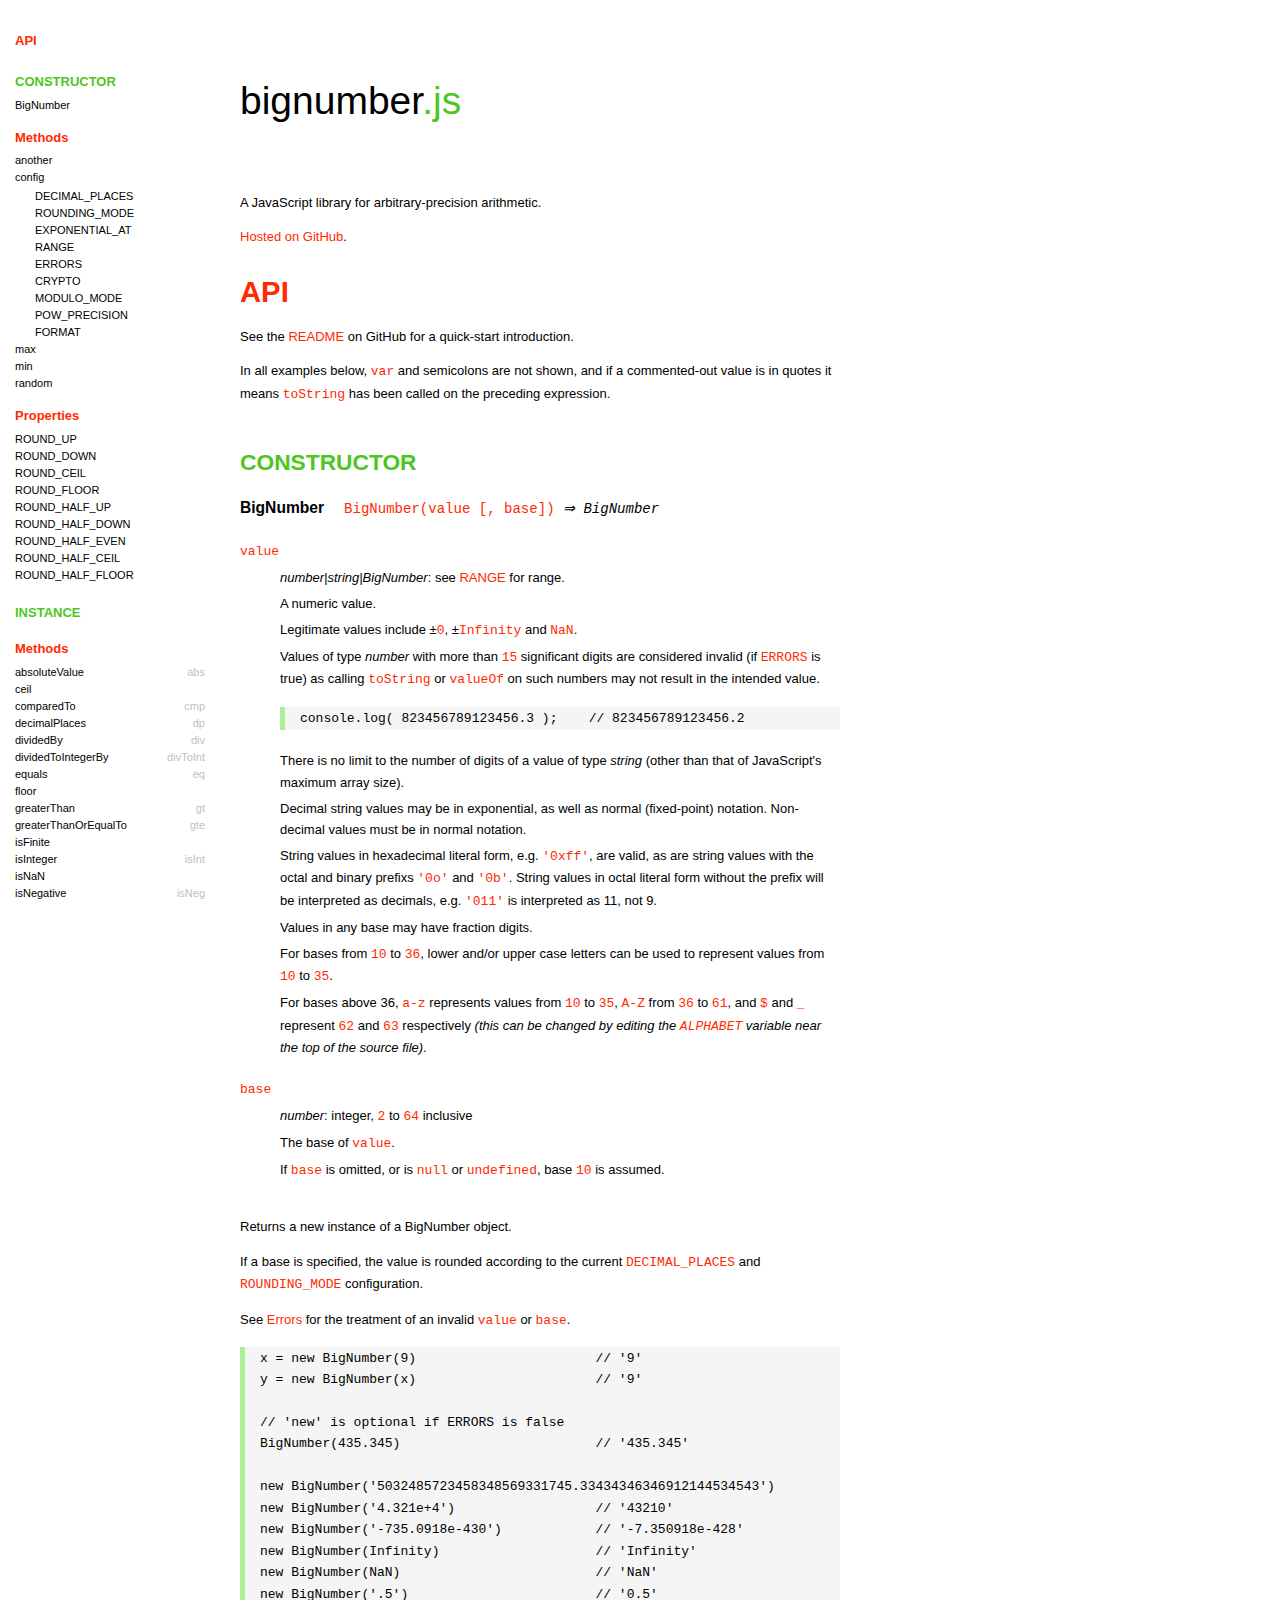
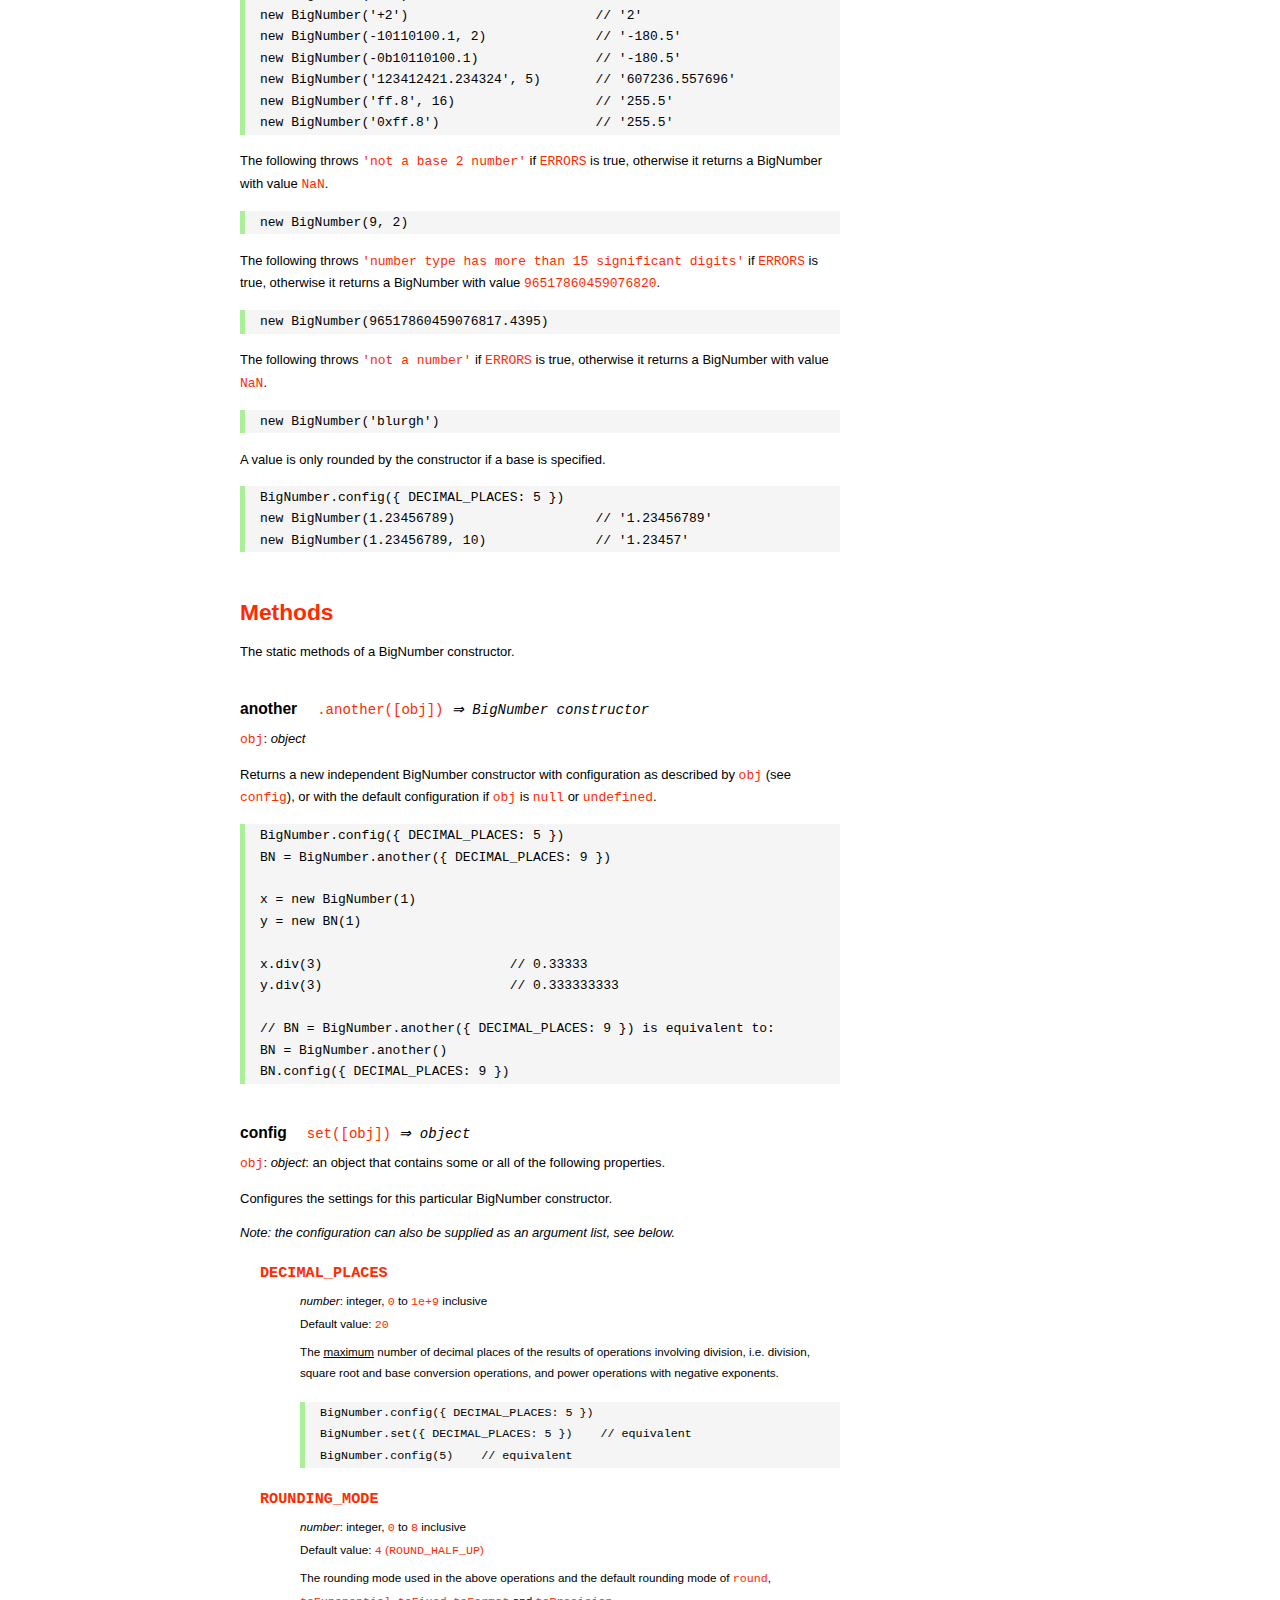
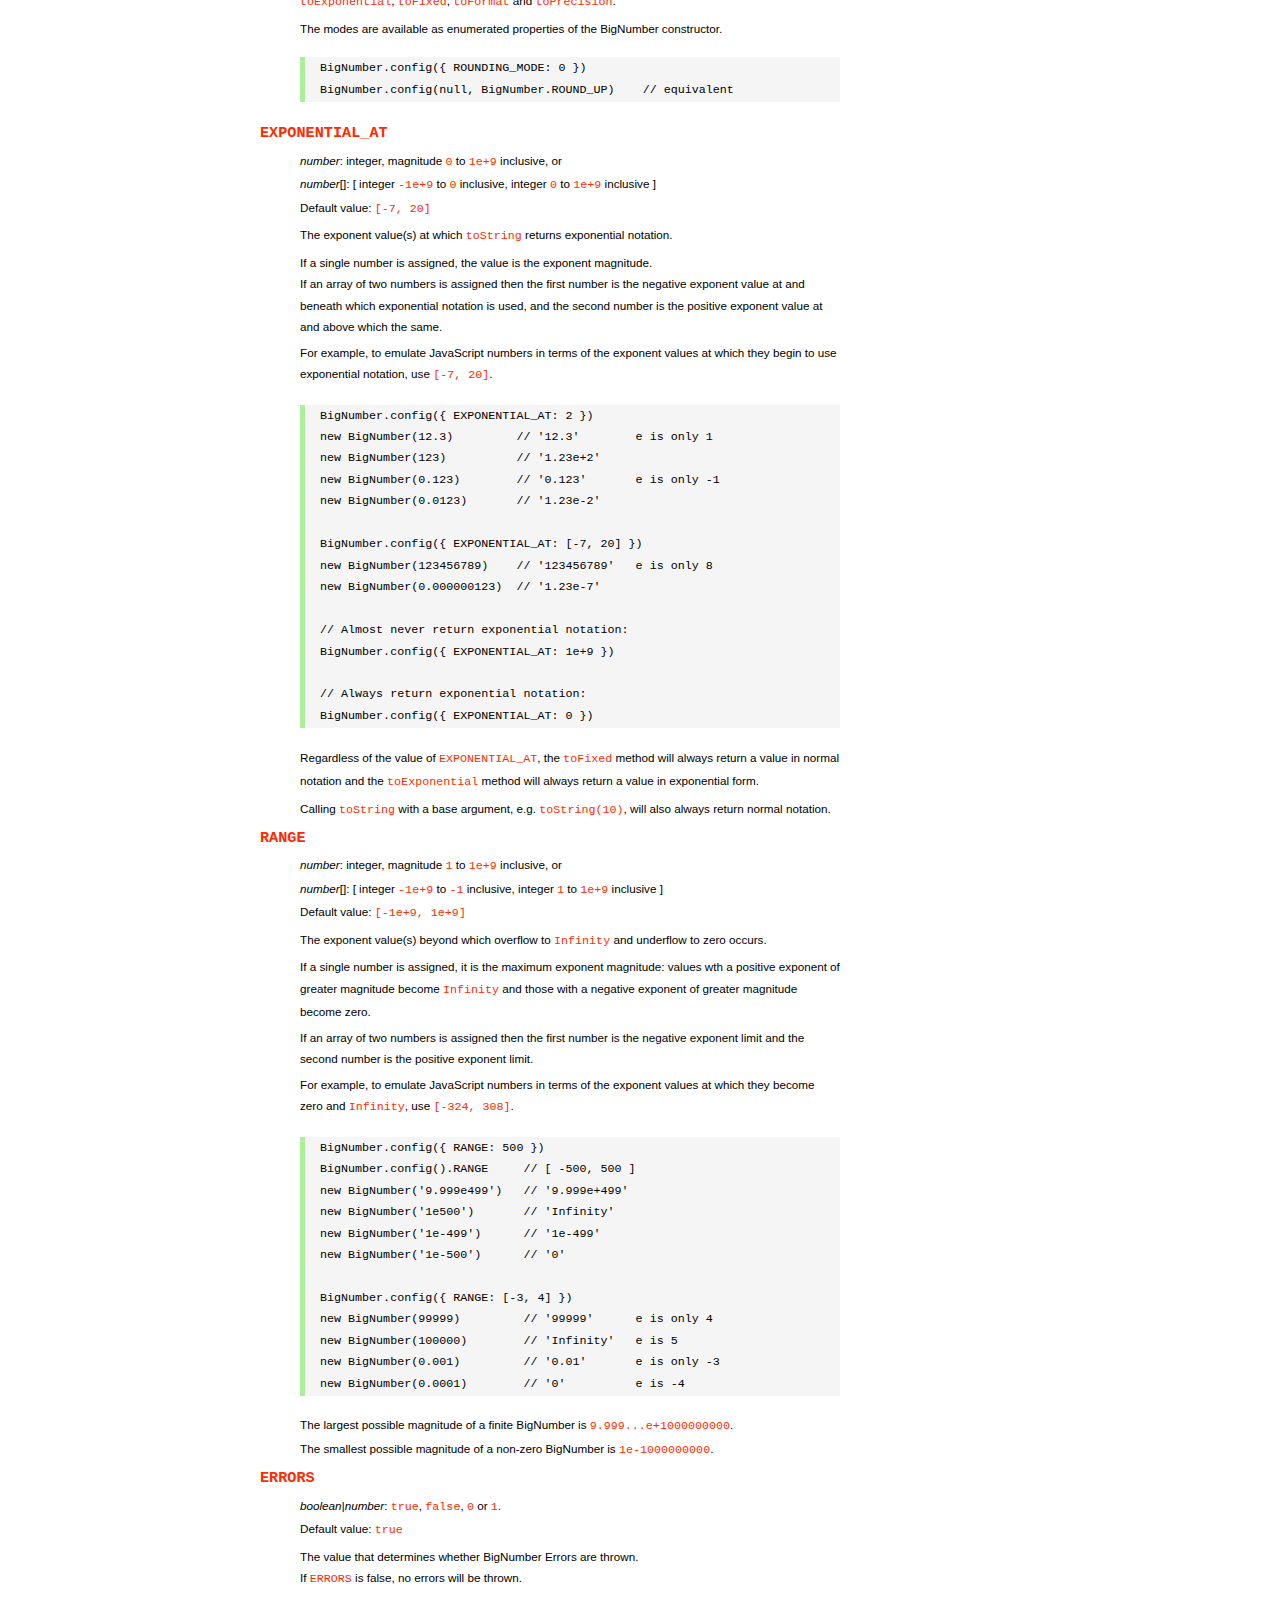
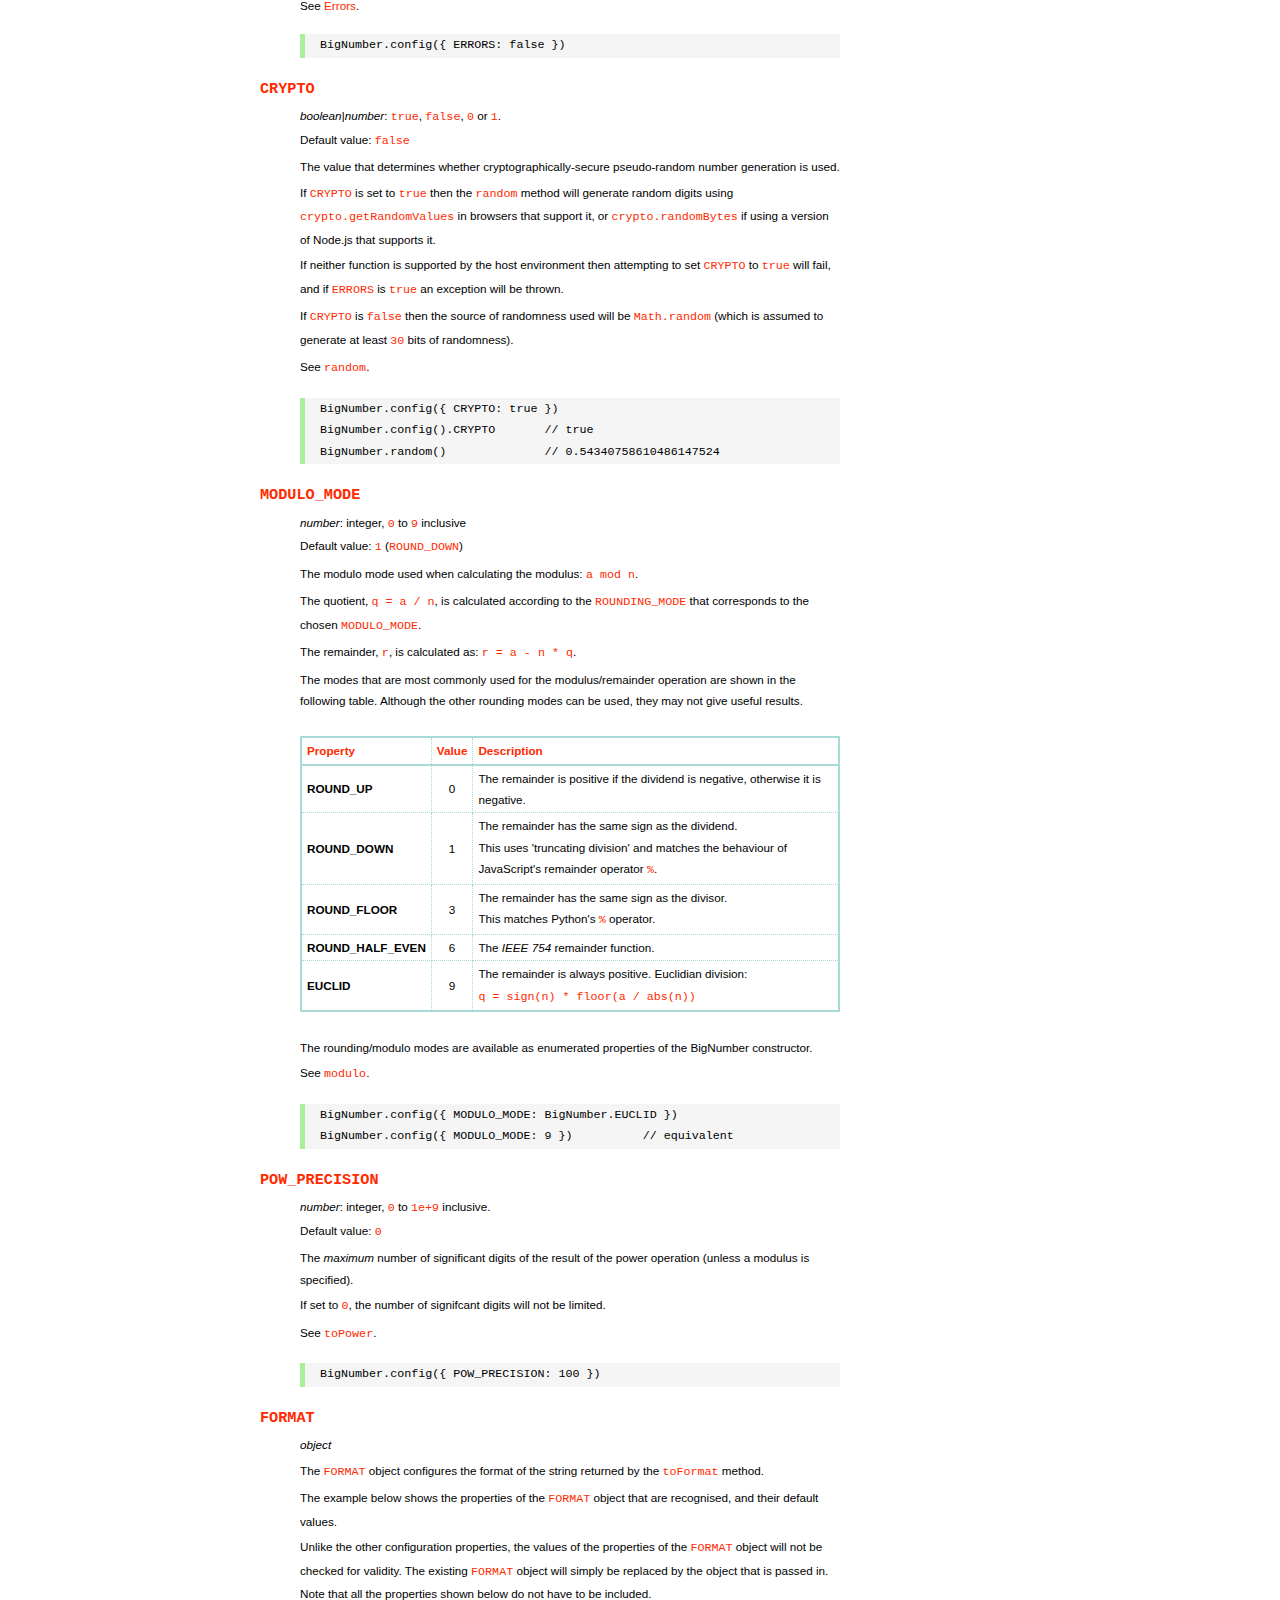
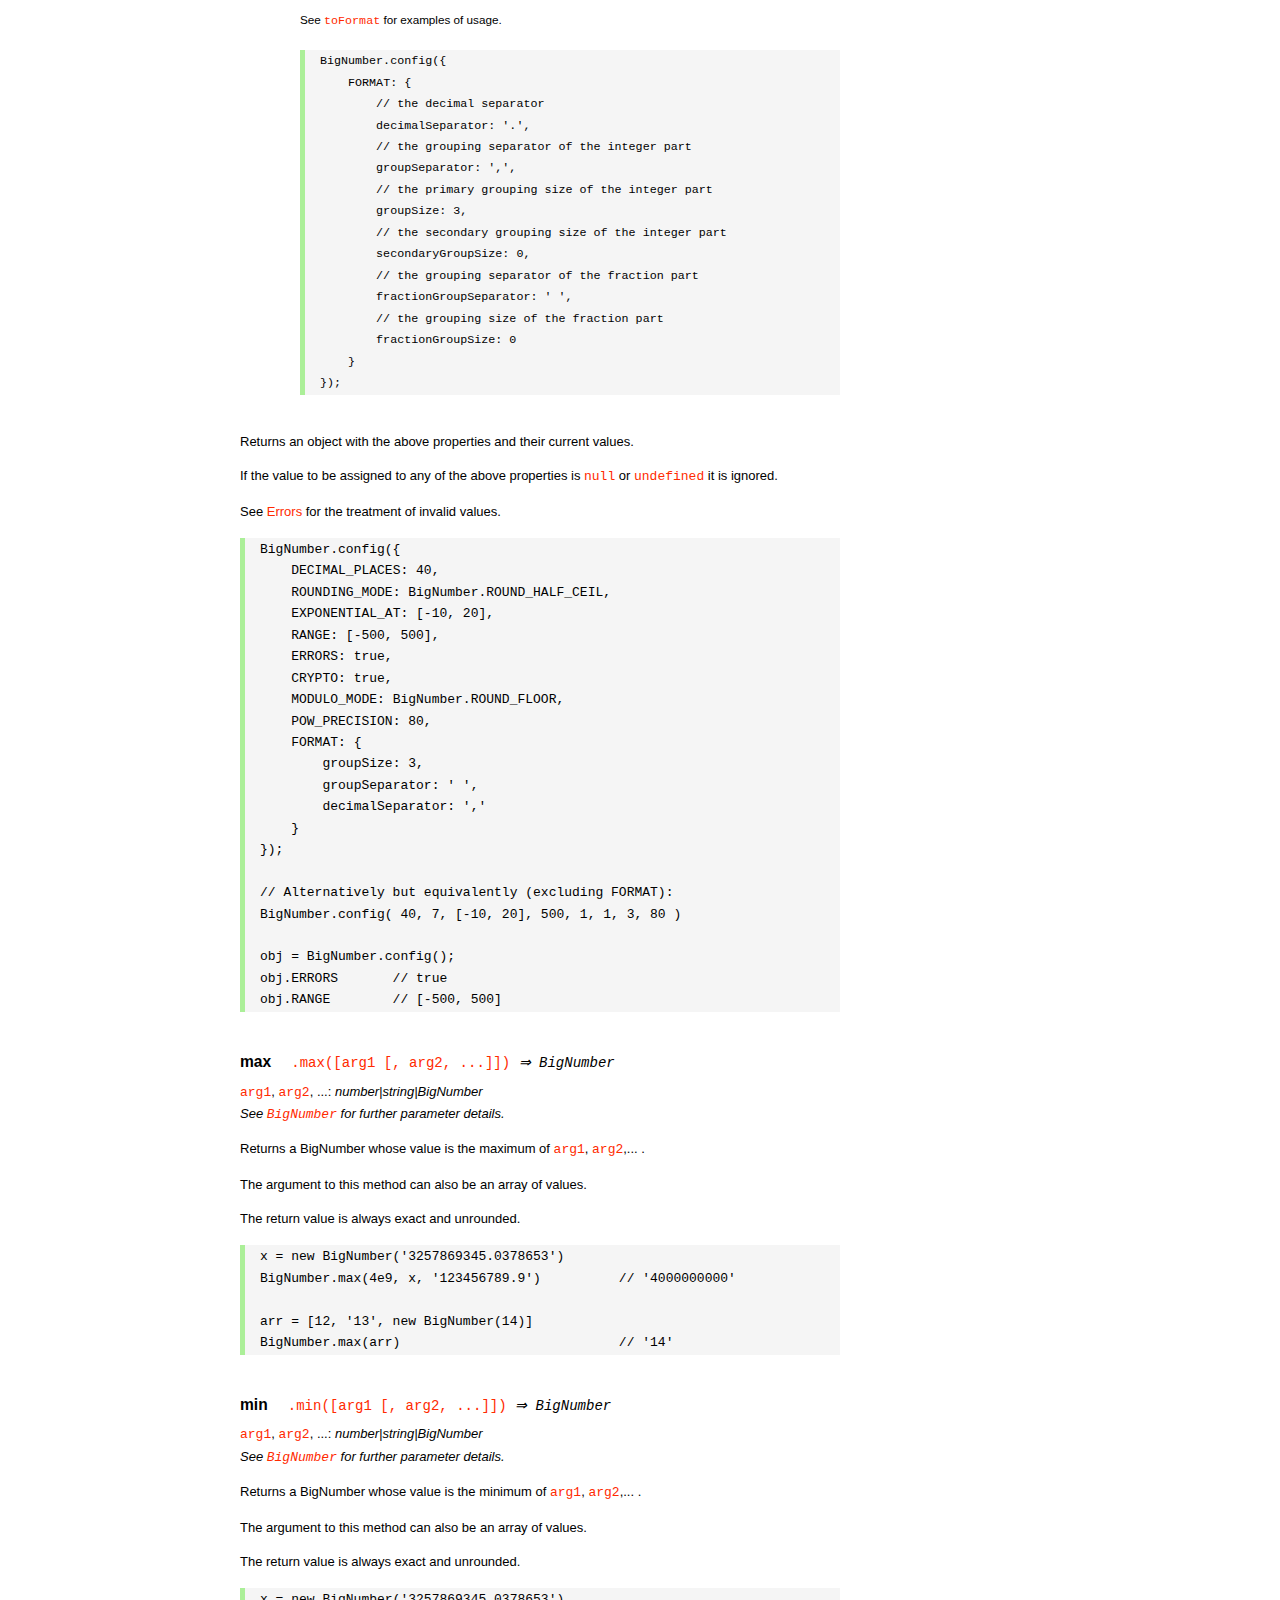
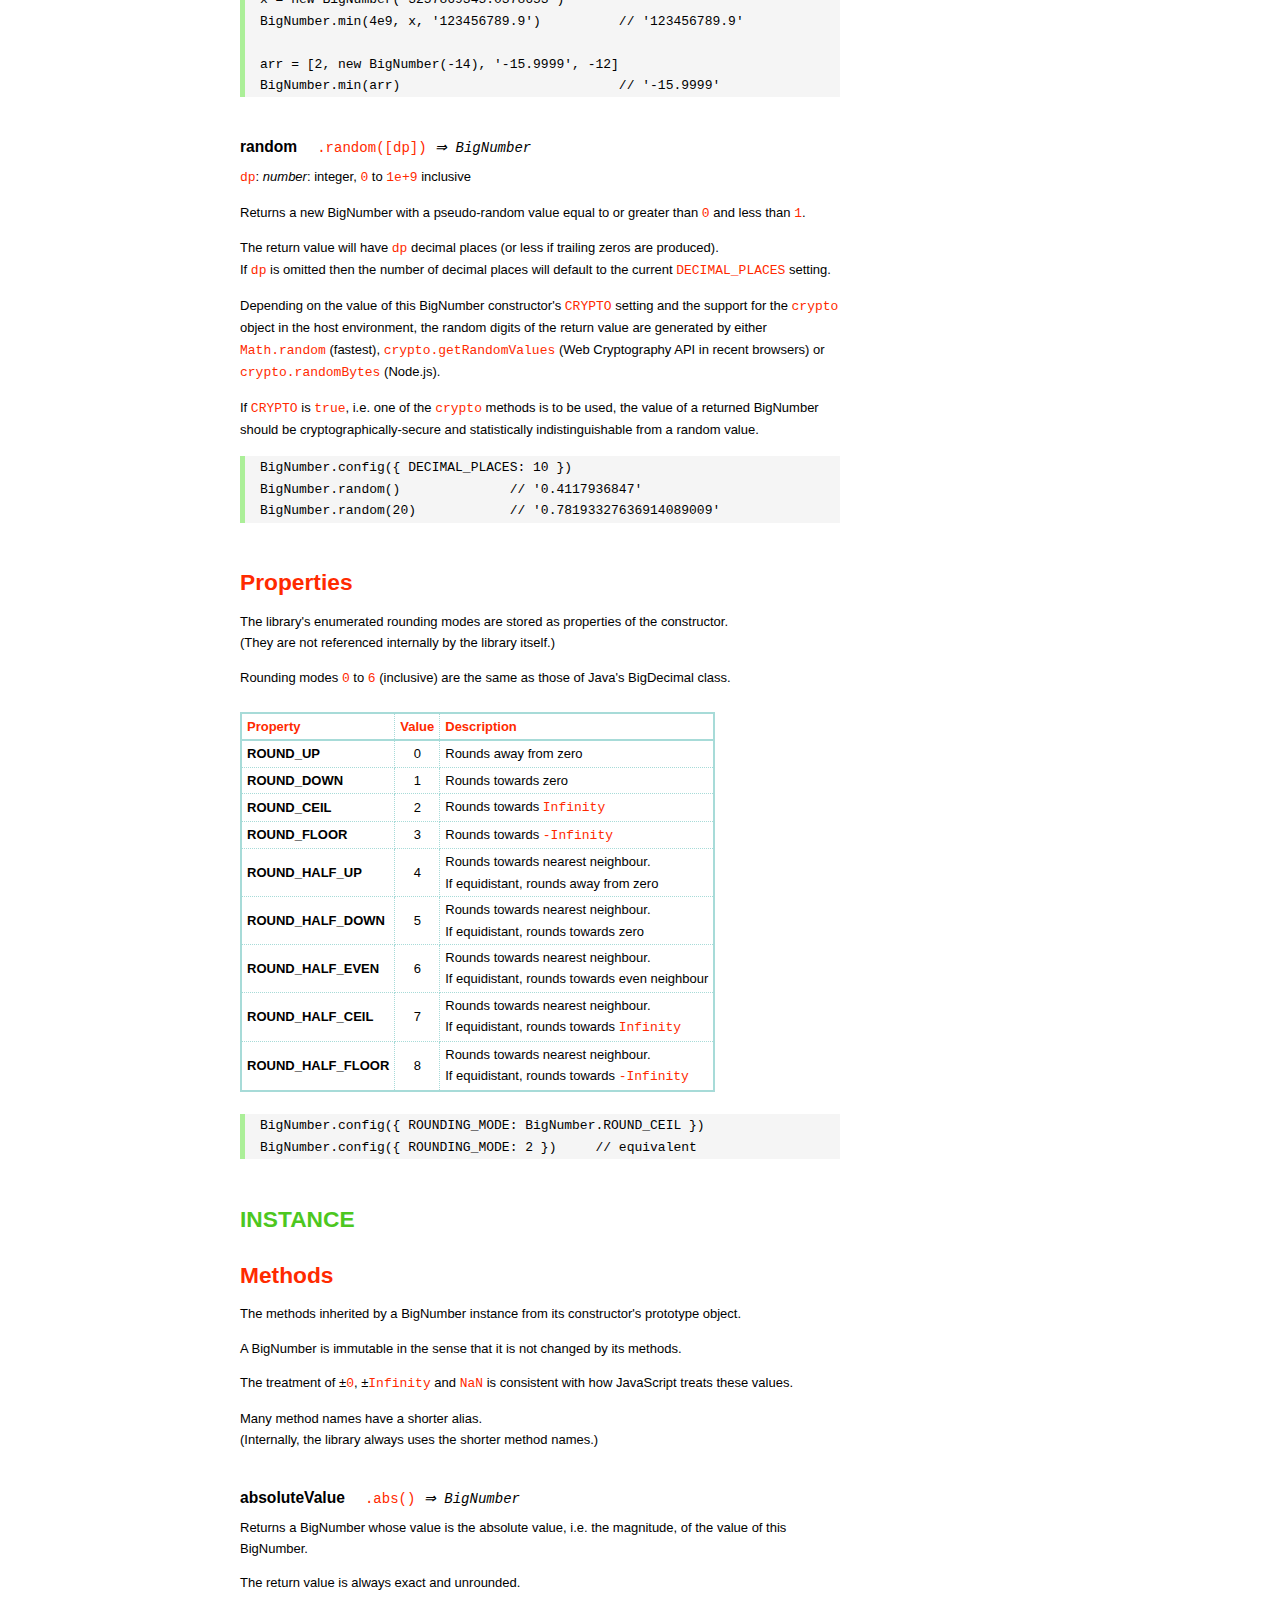
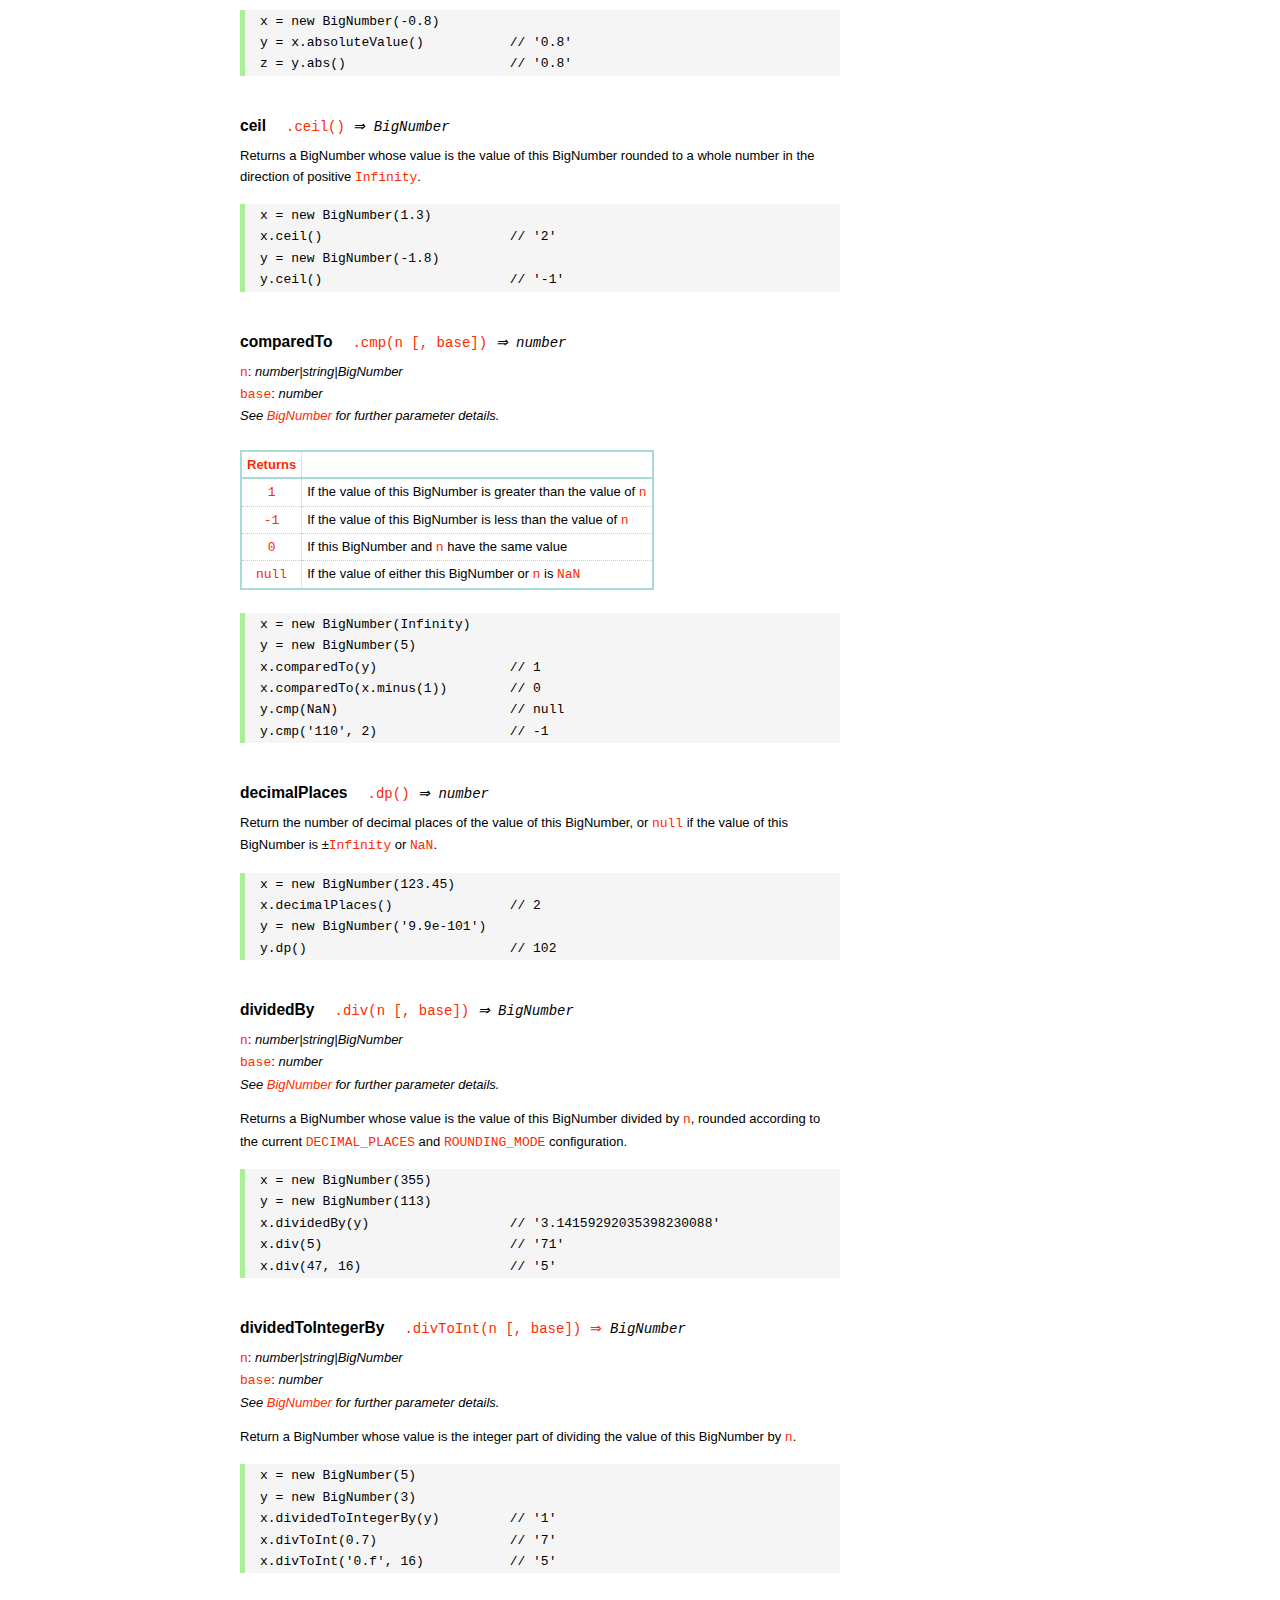
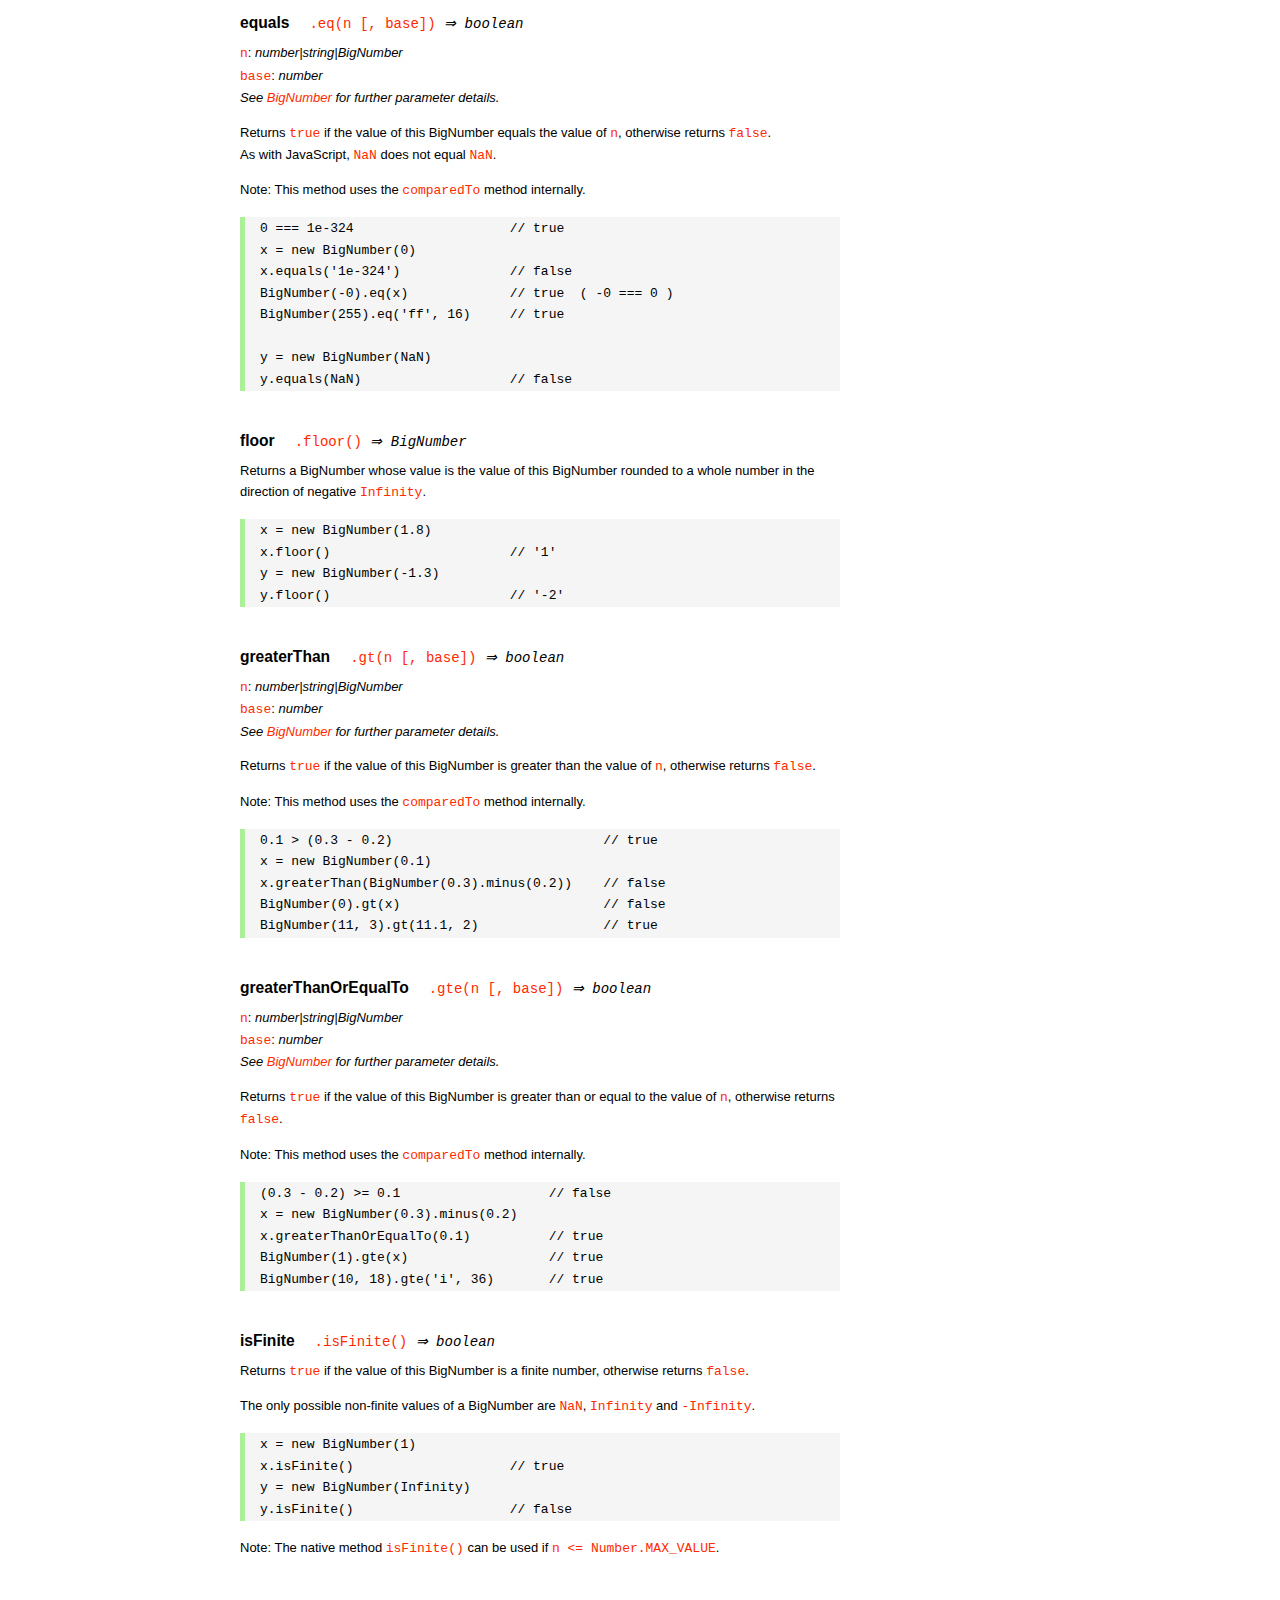
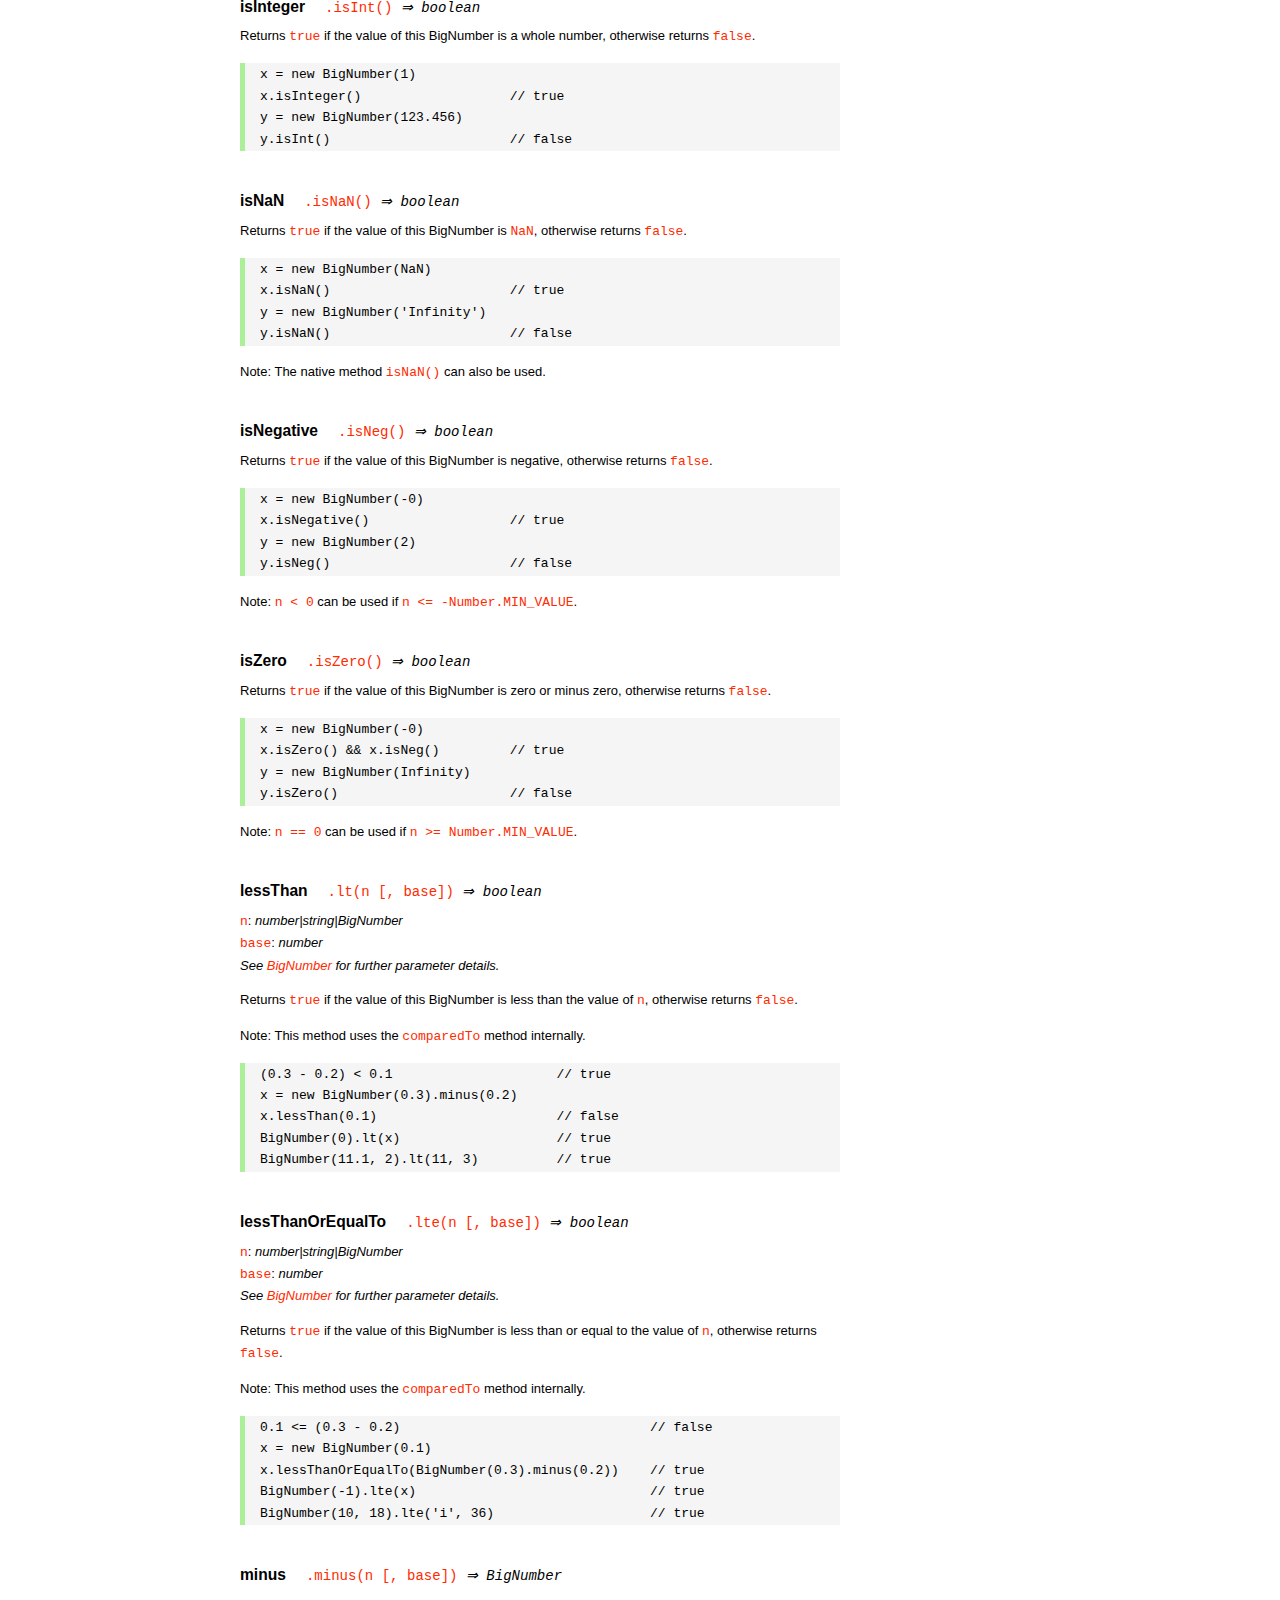
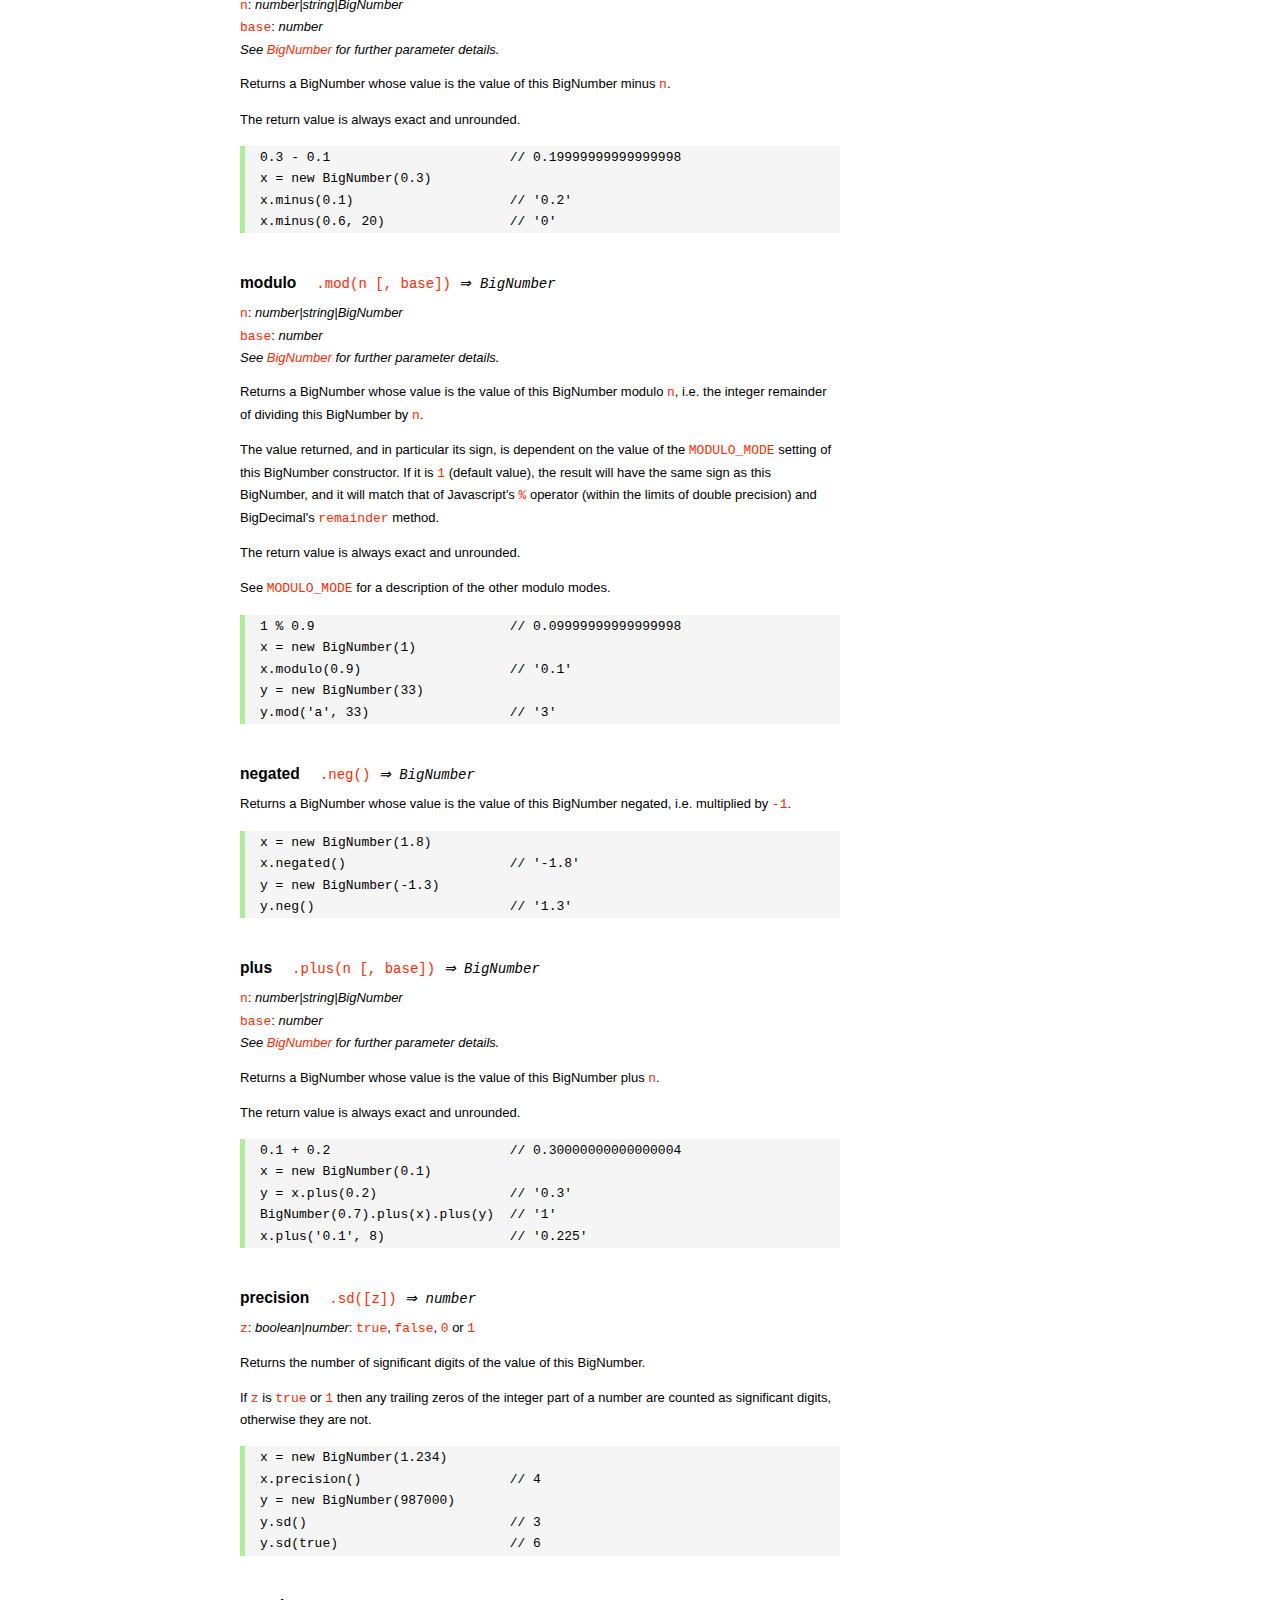
<file: node_modules/mysql/node_modules/bignumber.js/doc/API.html>
<!DOCTYPE HTML>
<html>
<head>
<meta charset="utf-8">
<meta http-equiv="X-UA-Compatible" content="IE=edge">
<meta name="Author" content="M Mclaughlin">
<title>bignumber.js API</title>
<style>
html{font-size:100%}
body{background:#fff;font-family:"Helvetica Neue",Helvetica,Arial,sans-serif;font-size:13px;
  line-height:1.65em;min-height:100%;margin:0}
body,i{color:#000}
.nav{background:#fff;position:fixed;top:0;bottom:0;left:0;width:200px;overflow-y:auto;
  padding:15px 0 30px 15px}
div.container{width:600px;margin:50px 0 50px 240px}
p{margin:0 0 1em;width:600px}
pre,ul{margin:1em 0}
h1,h2,h3,h4,h5{margin:0;padding:1.5em 0 0}
h1,h2{padding:.75em 0}
h1{font:400 3em Verdana,sans-serif;color:#000;margin-bottom:1em}
h2{font-size:2.25em;color:#ff2a00}
h3{font-size:1.75em;color:#4dc71f}
h4{font-size:1.75em;color:#ff2a00;padding-bottom:.75em}
h5{font-size:1.2em;margin-bottom:.4em}
h6{font-size:1.1em;margin-bottom:0.8em;padding:0.5em 0}
dd{padding-top:.35em}
dt{padding-top:.5em}
b{font-weight:700}
dt b{font-size:1.3em}
a,a:visited{color:#ff2a00;text-decoration:none}
a:active,a:hover{outline:0;text-decoration:underline}
.nav a,.nav b,.nav a:visited{display:block;color:#ff2a00;font-weight:700; margin-top:15px}
.nav b{color:#4dc71f;margin-top:20px;cursor:default;width:auto}
ul{list-style-type:none;padding:0 0 0 20px}
.nav ul{line-height:14px;padding-left:0;margin:5px 0 0}
.nav ul a,.nav ul a:visited,span{display:inline;color:#000;font-family:Verdana,Geneva,sans-serif;
  font-size:11px;font-weight:400;margin:0}
.inset,ul.inset{margin-left:20px}
.inset{font-size:.9em}
.nav li{width:auto;margin:0 0 3px}
.alias{font-style:italic;margin-left:20px}
table{border-collapse:collapse;border-spacing:0;border:2px solid #a7dbd8;margin:1.75em 0;padding:0}
td,th{text-align:left;margin:0;padding:2px 5px;border:1px dotted #a7dbd8}
th{border-top:2px solid #a7dbd8;border-bottom:2px solid #a7dbd8;color:#ff2a00}
code,pre{font-family:Consolas, monaco, monospace;font-weight:400}
pre{background:#f5f5f5;white-space:pre-wrap;word-wrap:break-word;border-left:5px solid #abef98;
  padding:1px 0 1px 15px;margin:1.2em 0}
code,.nav-title{color:#ff2a00}
.end{margin-bottom:25px}
.centre{text-align:center}
.error-table{font-size:13px;width:100%}
#faq{margin:3em 0 0}
li span{float:right;margin-right:10px;color:#c0c0c0}
#js{font:inherit;color:#4dc71f}
</style>
</head>
<body>

  <div class="nav">

    <a class='nav-title' href="#">API</a>

    <b> CONSTRUCTOR </b>
    <ul>
      <li><a href="#bignumber">BigNumber</a></li>
    </ul>

    <a href="#methods">Methods</a>
    <ul>
      <li><a href="#another">another</a></li>
      <li><a href="#config" >config</a></li>
      <li>
        <ul class="inset">
          <li><a href="#decimal-places">DECIMAL_PLACES</a></li>
          <li><a href="#rounding-mode" >ROUNDING_MODE</a></li>
          <li><a href="#exponential-at">EXPONENTIAL_AT</a></li>
          <li><a href="#range"         >RANGE</a></li>
          <li><a href="#errors"        >ERRORS</a></li>
          <li><a href="#crypto"        >CRYPTO</a></li>
          <li><a href="#modulo-mode"   >MODULO_MODE</a></li>
          <li><a href="#pow-precision" >POW_PRECISION</a></li>
          <li><a href="#format"        >FORMAT</a></li>
        </ul>
      </li>
      <li><a href="#max"   >max</a></li>
      <li><a href="#min"   >min</a></li>
      <li><a href="#random">random</a></li>
    </ul>

    <a href="#constructor-properties">Properties</a>
    <ul>
      <li><a href="#round-up"        >ROUND_UP</a></li>
      <li><a href="#round-down"      >ROUND_DOWN</a></li>
      <li><a href="#round-ceil"      >ROUND_CEIL</a></li>
      <li><a href="#round-floor"     >ROUND_FLOOR</a></li>
      <li><a href="#round-half-up"   >ROUND_HALF_UP</a></li>
      <li><a href="#round-half-down" >ROUND_HALF_DOWN</a></li>
      <li><a href="#round-half-even" >ROUND_HALF_EVEN</a></li>
      <li><a href="#round-half-ceil" >ROUND_HALF_CEIL</a></li>
      <li><a href="#round-half-floor">ROUND_HALF_FLOOR</a></li>
    </ul>

    <b> INSTANCE </b>

    <a href="#prototype-methods">Methods</a>
    <ul>
      <li><a href="#abs"    >absoluteValue       </a><span>abs</span>     </li>
      <li><a href="#ceil"   >ceil                </a>                     </li>
      <li><a href="#cmp"    >comparedTo          </a><span>cmp</span>     </li>
      <li><a href="#dp"     >decimalPlaces       </a><span>dp</span>      </li>
      <li><a href="#div"    >dividedBy           </a><span>div</span>     </li>
      <li><a href="#divInt" >dividedToIntegerBy  </a><span>divToInt</span></li>
      <li><a href="#eq"     >equals              </a><span>eq</span>      </li>
      <li><a href="#floor"  >floor               </a>                     </li>
      <li><a href="#gt"     >greaterThan         </a><span>gt</span>      </li>
      <li><a href="#gte"    >greaterThanOrEqualTo</a><span>gte</span>     </li>
      <li><a href="#isF"    >isFinite            </a>                     </li>
      <li><a href="#isInt"  >isInteger           </a><span>isInt</span>   </li>
      <li><a href="#isNaN"  >isNaN               </a>                     </li>
      <li><a href="#isNeg"  >isNegative          </a><span>isNeg</span>   </li>
      <li><a href="#isZ"    >isZero              </a>                     </li>
      <li><a href="#lt"     >lessThan            </a><span>lt</span>      </li>
      <li><a href="#lte"    >lessThanOrEqualTo   </a><span>lte</span>     </li>
      <li><a href="#minus"  >minus               </a><span>sub</span>     </li>
      <li><a href="#mod"    >modulo              </a><span>mod</span>     </li>
      <li><a href="#neg"    >negated             </a><span>neg</span>     </li>
      <li><a href="#plus"   >plus                </a><span>add</span>     </li>
      <li><a href="#sd"     >precision           </a><span>sd</span>      </li>
      <li><a href="#round"  >round               </a>                     </li>
      <li><a href="#shift"  >shift               </a>                     </li>
      <li><a href="#sqrt"   >squareRoot          </a><span>sqrt</span>    </li>
      <li><a href="#times"  >times               </a><span>mul</span>     </li>
      <li><a href="#toD"    >toDigits            </a>                     </li>
      <li><a href="#toE"    >toExponential       </a>                     </li>
      <li><a href="#toFix"  >toFixed             </a>                     </li>
      <li><a href="#toFor"  >toFormat            </a>                     </li>
      <li><a href="#toFr"   >toFraction          </a>                     </li>
      <li><a href="#toJSON" >toJSON              </a>                     </li>
      <li><a href="#toN"    >toNumber            </a>                     </li>
      <li><a href="#pow"    >toPower             </a><span>pow</span>     </li>
      <li><a href="#toP"    >toPrecision         </a>                     </li>
      <li><a href="#toS"    >toString            </a>                     </li>
      <li><a href="#trunc"  >truncated           </a><span>trunc</span>   </li>
      <li><a href="#valueOf">valueOf             </a>                     </li>
    </ul>

    <a href="#instance-properties">Properties</a>
    <ul>
      <li><a href="#coefficient">c: coefficient</a></li>
      <li><a href="#exponent"   >e: exponent</a></li>
      <li><a href="#sign"       >s: sign</a></li>
      <li><a href="#isbig"      >isBigNumber</a></li>
    </ul>

    <a href="#zero-nan-infinity">Zero, NaN &amp; Infinity</a>
    <a href="#Errors">Errors</a>
    <a class='end' href="#faq">FAQ</a>

  </div>

  <div class="container">

    <h1>bignumber<span id='js'>.js</span></h1>

    <p>A JavaScript library for arbitrary-precision arithmetic.</p>
    <p><a href="https://github.com/MikeMcl/bignumber.js">Hosted on GitHub</a>. </p>

    <h2>API</h2>

    <p>
      See the <a href='https://github.com/MikeMcl/bignumber.js'>README</a> on GitHub for a
      quick-start introduction.
    </p>
    <p>
      In all examples below, <code>var</code> and semicolons are not shown, and if a commented-out
      value is in quotes it means <code>toString</code> has been called on the preceding expression.
    </p>


    <h3>CONSTRUCTOR</h3>

    <h5 id="bignumber">
      BigNumber<code class='inset'>BigNumber(value [, base]) <i>&rArr; BigNumber</i></code>
    </h5>
    <dl>
      <dt><code>value</code></dt>
      <dd>
        <i>number|string|BigNumber</i>: see <a href='#range'>RANGE</a> for
        range.
      </dd>
      <dd>
        A numeric value.
      </dd>
      <dd>
        Legitimate values include &plusmn;<code>0</code>, &plusmn;<code>Infinity</code> and
        <code>NaN</code>.
      </dd>
      <dd>
        Values of type <em>number</em> with more than <code>15</code> significant digits are
        considered invalid (if <a href='#errors'><code>ERRORS</code></a> is true) as calling
        <code><a href='#toS'>toString</a></code> or <code><a href='#valueOf'>valueOf</a></code> on
        such numbers may not result in the intended value.
        <pre>console.log( 823456789123456.3 );    // 823456789123456.2</pre>
      </dd>
      <dd>
        There is no limit to the number of digits of a value of type <em>string</em> (other than
        that of JavaScript's maximum array size).
      </dd>
      <dd>
        Decimal string values may be in exponential, as well as normal (fixed-point) notation.
        Non-decimal values must be in normal notation.
      </dd>
      <dd>
        String values in hexadecimal literal form, e.g. <code>'0xff'</code>, are valid, as are
        string values with the octal and binary prefixs <code>'0o'</code> and <code>'0b'</code>.
        String values in octal literal form without the prefix will be interpreted as
        decimals, e.g. <code>'011'</code> is interpreted as 11, not 9.
      </dd>
      <dd>Values in any base may have fraction digits.</dd>
      <dd>
        For bases from <code>10</code> to <code>36</code>, lower and/or upper case letters can be
        used to represent values from <code>10</code> to <code>35</code>.
      </dd>
      <dd>
        For bases above 36, <code>a-z</code> represents values from <code>10</code> to
        <code>35</code>, <code>A-Z</code> from <code>36</code> to <code>61</code>, and
        <code>$</code> and <code>_</code> represent <code>62</code> and <code>63</code> respectively
        <i>(this can be changed by editing the <code>ALPHABET</code> variable near the top of the
        source file)</i>.
      </dd>
    </dl>
    <dl>
      <dt><code>base</code></dt>
      <dd>
        <i>number</i>: integer, <code>2</code> to <code>64</code> inclusive
      </dd>
      <dd>The base of <code>value</code>.</dd>
      <dd>
        If <code>base</code> is omitted, or is <code>null</code> or <code>undefined</code>, base
        <code>10</code> is assumed.
      </dd>
    </dl>
    <br />
    <p>Returns a new instance of a BigNumber object.</p>
    <p>
      If a base is specified, the value is rounded according to
      the current <a href='#decimal-places'><code>DECIMAL_PLACES</code></a> and
      <a href='#rounding-mode'><code>ROUNDING_MODE</code></a> configuration.
    </p>
    <p>
      See <a href='#Errors'>Errors</a> for the treatment of an invalid <code>value</code> or
      <code>base</code>.
    </p>
    <pre>
x = new BigNumber(9)                       // '9'
y = new BigNumber(x)                       // '9'

// 'new' is optional if ERRORS is false
BigNumber(435.345)                         // '435.345'

new BigNumber('5032485723458348569331745.33434346346912144534543')
new BigNumber('4.321e+4')                  // '43210'
new BigNumber('-735.0918e-430')            // '-7.350918e-428'
new BigNumber(Infinity)                    // 'Infinity'
new BigNumber(NaN)                         // 'NaN'
new BigNumber('.5')                        // '0.5'
new BigNumber('+2')                        // '2'
new BigNumber(-10110100.1, 2)              // '-180.5'
new BigNumber(-0b10110100.1)               // '-180.5'
new BigNumber('123412421.234324', 5)       // '607236.557696'
new BigNumber('ff.8', 16)                  // '255.5'
new BigNumber('0xff.8')                    // '255.5'</pre>
    <p>
      The following throws <code>'not a base 2 number'</code> if
      <a href='#errors'><code>ERRORS</code></a> is true, otherwise it returns a BigNumber with value
      <code>NaN</code>.
    </p>
    <pre>new BigNumber(9, 2)</pre>
    <p>
      The following throws <code>'number type has more than 15 significant digits'</code> if
      <a href='#errors'><code>ERRORS</code></a> is true, otherwise it returns a BigNumber with value
      <code>96517860459076820</code>.
    </p>
    <pre>new BigNumber(96517860459076817.4395)</pre>
    <p>
      The following throws <code>'not a number'</code> if <a href='#errors'><code>ERRORS</code></a>
      is true, otherwise it returns a BigNumber with value <code>NaN</code>.
    </p>
    <pre>new BigNumber('blurgh')</pre>
    <p>
      A value is only rounded by the constructor if a base is specified.
    </p>
    <pre>BigNumber.config({ DECIMAL_PLACES: 5 })
new BigNumber(1.23456789)                  // '1.23456789'
new BigNumber(1.23456789, 10)              // '1.23457'</pre>



    <h4 id="methods">Methods</h4>
     <p>The static methods of a BigNumber constructor.</p>




    <h5 id="another">
       another<code class='inset'>.another([obj]) <i>&rArr; BigNumber constructor</i></code>
    </h5>
    <p><code>obj</code>: <i>object</i></p>
    <p>
      Returns a new independent BigNumber constructor with configuration as described by
      <code>obj</code> (see <a href='#config'><code>config</code></a>), or with the default
      configuration if <code>obj</code> is <code>null</code> or <code>undefined</code>.
    </p>
    <pre>BigNumber.config({ DECIMAL_PLACES: 5 })
BN = BigNumber.another({ DECIMAL_PLACES: 9 })

x = new BigNumber(1)
y = new BN(1)

x.div(3)                        // 0.33333
y.div(3)                        // 0.333333333

// BN = BigNumber.another({ DECIMAL_PLACES: 9 }) is equivalent to:
BN = BigNumber.another()
BN.config({ DECIMAL_PLACES: 9 })</pre>



    <h5 id="config">config<code class='inset'>set([obj]) <i>&rArr; object</i></code></h5>
    <p>
      <code>obj</code>: <i>object</i>: an object that contains some or all of the following
      properties.
    </p>
    <p>Configures the settings for this particular BigNumber constructor.</p>
    <p><i>Note: the configuration can also be supplied as an argument list, see below.</i></p>
    <dl class='inset'>
      <dt id="decimal-places"><code><b>DECIMAL_PLACES</b></code></dt>
      <dd>
        <i>number</i>: integer, <code>0</code> to <code>1e+9</code> inclusive<br />
        Default value: <code>20</code>
      </dd>
      <dd>
        The <u>maximum</u> number of decimal places of the results of operations involving
        division, i.e. division, square root and base conversion operations, and power
        operations with negative exponents.<br />
      </dd>
      <dd>
      <pre>BigNumber.config({ DECIMAL_PLACES: 5 })
BigNumber.set({ DECIMAL_PLACES: 5 })    // equivalent
BigNumber.config(5)    // equivalent</pre>
      </dd>



      <dt id="rounding-mode"><code><b>ROUNDING_MODE</b></code></dt>
      <dd>
        <i>number</i>: integer, <code>0</code> to <code>8</code> inclusive<br />
        Default value: <code>4</code> <a href="#round-half-up">(<code>ROUND_HALF_UP</code>)</a>
      </dd>
      <dd>
        The rounding mode used in the above operations and the default rounding mode of
        <a href='#round'><code>round</code></a>,
        <a href='#toE'><code>toExponential</code></a>,
        <a href='#toFix'><code>toFixed</code></a>,
        <a href='#toFor'><code>toFormat</code></a> and
        <a href='#toP'><code>toPrecision</code></a>.
      </dd>
      <dd>The modes are available as enumerated properties of the BigNumber constructor.</dd>
       <dd>
      <pre>BigNumber.config({ ROUNDING_MODE: 0 })
BigNumber.config(null, BigNumber.ROUND_UP)    // equivalent</pre>
        </dd>



      <dt id="exponential-at"><code><b>EXPONENTIAL_AT</b></code></dt>
      <dd>
        <i>number</i>: integer, magnitude <code>0</code> to <code>1e+9</code> inclusive, or
        <br />
        <i>number</i>[]: [ integer <code>-1e+9</code> to <code>0</code> inclusive, integer
        <code>0</code> to <code>1e+9</code> inclusive ]<br />
        Default value: <code>[-7, 20]</code>
      </dd>
      <dd>
        The exponent value(s) at which <code>toString</code> returns exponential notation.
      </dd>
      <dd>
        If a single number is assigned, the value is the exponent magnitude.<br />
        If an array of two numbers is assigned then the first number is the negative exponent
        value at and beneath which exponential notation is used, and the second number is the
        positive exponent value at and above which the same.
      </dd>
      <dd>
        For example, to emulate JavaScript numbers in terms of the exponent values at which they
        begin to use exponential notation, use <code>[-7, 20]</code>.
      </dd>
      <dd>
      <pre>BigNumber.config({ EXPONENTIAL_AT: 2 })
new BigNumber(12.3)         // '12.3'        e is only 1
new BigNumber(123)          // '1.23e+2'
new BigNumber(0.123)        // '0.123'       e is only -1
new BigNumber(0.0123)       // '1.23e-2'

BigNumber.config({ EXPONENTIAL_AT: [-7, 20] })
new BigNumber(123456789)    // '123456789'   e is only 8
new BigNumber(0.000000123)  // '1.23e-7'

// Almost never return exponential notation:
BigNumber.config({ EXPONENTIAL_AT: 1e+9 })

// Always return exponential notation:
BigNumber.config({ EXPONENTIAL_AT: 0 })</pre>
      </dd>
      <dd>
        Regardless of the value of <code>EXPONENTIAL_AT</code>, the <code>toFixed</code> method
        will always return a value in normal notation and the <code>toExponential</code> method
        will always return a value in exponential form.
      </dd>
      <dd>
        Calling <code>toString</code> with a base argument, e.g. <code>toString(10)</code>, will
        also always return normal notation.
      </dd>



      <dt id="range"><code><b>RANGE</b></code></dt>
      <dd>
        <i>number</i>: integer, magnitude <code>1</code> to <code>1e+9</code> inclusive, or
        <br />
        <i>number</i>[]: [ integer <code>-1e+9</code> to <code>-1</code> inclusive, integer
        <code>1</code> to <code>1e+9</code> inclusive ]<br />
        Default value: <code>[-1e+9, 1e+9]</code>
      </dd>
      <dd>
        The exponent value(s) beyond which overflow to <code>Infinity</code> and underflow to
        zero occurs.
      </dd>
      <dd>
        If a single number is assigned, it is the maximum exponent magnitude: values wth a
        positive exponent of greater magnitude become <code>Infinity</code> and those with a
        negative exponent of greater magnitude become zero.
      <dd>
        If an array of two numbers is assigned then the first number is the negative exponent
        limit and the second number is the positive exponent limit.
      </dd>
      <dd>
        For example, to emulate JavaScript numbers in terms of the exponent values at which they
        become zero and <code>Infinity</code>, use <code>[-324, 308]</code>.
      </dd>
      <dd>
      <pre>BigNumber.config({ RANGE: 500 })
BigNumber.config().RANGE     // [ -500, 500 ]
new BigNumber('9.999e499')   // '9.999e+499'
new BigNumber('1e500')       // 'Infinity'
new BigNumber('1e-499')      // '1e-499'
new BigNumber('1e-500')      // '0'

BigNumber.config({ RANGE: [-3, 4] })
new BigNumber(99999)         // '99999'      e is only 4
new BigNumber(100000)        // 'Infinity'   e is 5
new BigNumber(0.001)         // '0.01'       e is only -3
new BigNumber(0.0001)        // '0'          e is -4</pre>
      </dd>
      <dd>
        The largest possible magnitude of a finite BigNumber is
        <code>9.999...e+1000000000</code>.<br />
        The smallest possible magnitude of a non-zero BigNumber is <code>1e-1000000000</code>.
      </dd>



      <dt id="errors"><code><b>ERRORS</b></code></dt>
      <dd>
        <i>boolean|number</i>: <code>true</code>, <code>false</code>, <code>0</code> or
        <code>1</code>.<br />
        Default value: <code>true</code>
      </dd>
      <dd>
        The value that determines whether BigNumber Errors are thrown.<br />
        If <code>ERRORS</code> is false, no errors will be thrown.
      </dd>
      <dd>See <a href='#Errors'>Errors</a>.</dd>
      <dd><pre>BigNumber.config({ ERRORS: false })</pre></dd>



      <dt id="crypto"><code><b>CRYPTO</b></code></dt>
      <dd>
        <i>boolean|number</i>: <code>true</code>, <code>false</code>, <code>0</code> or
        <code>1</code>.<br />
        Default value: <code>false</code>
      </dd>
      <dd>
        The value that determines whether cryptographically-secure pseudo-random number
        generation is used.
      </dd>
      <dd>
        If <code>CRYPTO</code> is set to <code>true</code> then the
        <a href='#random'><code>random</code></a> method will generate random digits using
        <code>crypto.getRandomValues</code> in browsers that support it, or
        <code>crypto.randomBytes</code> if using a version of Node.js that supports it.
      </dd>
      <dd>
        If neither function is supported by the host environment then attempting to set
        <code>CRYPTO</code> to <code>true</code> will fail, and if <code>ERRORS</code>
        is <code>true</code> an exception will be thrown.
      </dd>
      <dd>
        If <code>CRYPTO</code> is <code>false</code> then the source of randomness used will be
        <code>Math.random</code> (which is assumed to generate at least <code>30</code> bits of
        randomness).
      </dd>
      <dd>See <a href='#random'><code>random</code></a>.</dd>
      <dd>
      <pre>BigNumber.config({ CRYPTO: true })
BigNumber.config().CRYPTO       // true
BigNumber.random()              // 0.54340758610486147524</pre>
      </dd>



      <dt id="modulo-mode"><code><b>MODULO_MODE</b></code></dt>
      <dd>
        <i>number</i>: integer, <code>0</code> to <code>9</code> inclusive<br />
        Default value: <code>1</code> (<a href="#round-down"><code>ROUND_DOWN</code></a>)
      </dd>
      <dd>The modulo mode used when calculating the modulus: <code>a mod n</code>.</dd>
      <dd>
        The quotient, <code>q = a / n</code>, is calculated according to the
        <a href='#rounding-mode'><code>ROUNDING_MODE</code></a> that corresponds to the chosen
        <code>MODULO_MODE</code>.
      </dd>
      <dd>The remainder, <code>r</code>, is calculated as: <code>r = a - n * q</code>.</dd>
      <dd>
        The modes that are most commonly used for the modulus/remainder operation are shown in
        the following table. Although the other rounding modes can be used, they may not give
        useful results.
      </dd>
      <dd>
        <table>
          <tr><th>Property</th><th>Value</th><th>Description</th></tr>
          <tr>
            <td><b>ROUND_UP</b></td><td class='centre'>0</td>
            <td>
              The remainder is positive if the dividend is negative, otherwise it is negative.
            </td>
          </tr>
          <tr>
            <td><b>ROUND_DOWN</b></td><td class='centre'>1</td>
            <td>
              The remainder has the same sign as the dividend.<br />
              This uses 'truncating division' and matches the behaviour of JavaScript's
              remainder operator <code>%</code>.
            </td>
          </tr>
          <tr>
            <td><b>ROUND_FLOOR</b></td><td class='centre'>3</td>
            <td>
              The remainder has the same sign as the divisor.<br />
              This matches Python's <code>%</code> operator.
            </td>
          </tr>
          <tr>
            <td><b>ROUND_HALF_EVEN</b></td><td class='centre'>6</td>
            <td>The <i>IEEE 754</i> remainder function.</td>
          </tr>
           <tr>
             <td><b>EUCLID</b></td><td class='centre'>9</td>
             <td>
               The remainder is always positive. Euclidian division: <br />
               <code>q = sign(n) * floor(a / abs(n))</code>
             </td>
           </tr>
        </table>
      </dd>
      <dd>
        The rounding/modulo modes are available as enumerated properties of the BigNumber
        constructor.
      </dd>
      <dd>See <a href='#mod'><code>modulo</code></a>.</dd>
      <dd>
        <pre>BigNumber.config({ MODULO_MODE: BigNumber.EUCLID })
BigNumber.config({ MODULO_MODE: 9 })          // equivalent</pre>
      </dd>



      <dt id="pow-precision"><code><b>POW_PRECISION</b></code></dt>
      <dd>
        <i>number</i>: integer, <code>0</code> to <code>1e+9</code> inclusive.<br />
        Default value: <code>0</code>
      </dd>
      <dd>
        The <i>maximum</i> number of significant digits of the result of the power operation
        (unless a modulus is specified).
      </dd>
      <dd>If set to <code>0</code>, the number of signifcant digits will not be limited.</dd>
      <dd>See <a href='#pow'><code>toPower</code></a>.</dd>
      <dd><pre>BigNumber.config({ POW_PRECISION: 100 })</pre></dd>



      <dt id="format"><code><b>FORMAT</b></code></dt>
      <dd><i>object</i></dd>
      <dd>
        The <code>FORMAT</code> object configures the format of the string returned by the
        <a href='#toFor'><code>toFormat</code></a> method.
      </dd>
      <dd>
        The example below shows the properties of the <code>FORMAT</code> object that are
        recognised, and their default values.
      </dd>
      <dd>
         Unlike the other configuration properties, the values of the properties of the
         <code>FORMAT</code> object will not be checked for validity. The existing
         <code>FORMAT</code> object will simply be replaced by the object that is passed in.
         Note that all the properties shown below do not have to be included.
      </dd>
      <dd>See <a href='#toFor'><code>toFormat</code></a> for examples of usage.</dd>
      <dd>
      <pre>
BigNumber.config({
    FORMAT: {
        // the decimal separator
        decimalSeparator: '.',
        // the grouping separator of the integer part
        groupSeparator: ',',
        // the primary grouping size of the integer part
        groupSize: 3,
        // the secondary grouping size of the integer part
        secondaryGroupSize: 0,
        // the grouping separator of the fraction part
        fractionGroupSeparator: ' ',
        // the grouping size of the fraction part
        fractionGroupSize: 0
    }
});</pre>
      </dd>
    </dl>
    <br />
    <p>Returns an object with the above properties and their current values.</p>
    <p>
      If the value to be assigned to any of the above properties is <code>null</code> or
      <code>undefined</code> it is ignored.
    </p>
    <p>See <a href='#Errors'>Errors</a> for the treatment of invalid values.</p>
    <pre>
BigNumber.config({
    DECIMAL_PLACES: 40,
    ROUNDING_MODE: BigNumber.ROUND_HALF_CEIL,
    EXPONENTIAL_AT: [-10, 20],
    RANGE: [-500, 500],
    ERRORS: true,
    CRYPTO: true,
    MODULO_MODE: BigNumber.ROUND_FLOOR,
    POW_PRECISION: 80,
    FORMAT: {
        groupSize: 3,
        groupSeparator: ' ',
        decimalSeparator: ','
    }
});

// Alternatively but equivalently (excluding FORMAT):
BigNumber.config( 40, 7, [-10, 20], 500, 1, 1, 3, 80 )

obj = BigNumber.config();
obj.ERRORS       // true
obj.RANGE        // [-500, 500]</pre>



    <h5 id="max">
      max<code class='inset'>.max([arg1 [, arg2, ...]]) <i>&rArr; BigNumber</i></code>
    </h5>
    <p>
      <code>arg1</code>, <code>arg2</code>, ...: <i>number|string|BigNumber</i><br />
      <i>See <code><a href="#bignumber">BigNumber</a></code> for further parameter details.</i>
    </p>
    <p>
      Returns a BigNumber whose value is the maximum of <code>arg1</code>,
      <code>arg2</code>,... .
    </p>
    <p>The argument to this method can also be an array of values.</p>
    <p>The return value is always exact and unrounded.</p>
    <pre>x = new BigNumber('3257869345.0378653')
BigNumber.max(4e9, x, '123456789.9')          // '4000000000'

arr = [12, '13', new BigNumber(14)]
BigNumber.max(arr)                            // '14'</pre>



    <h5 id="min">
      min<code class='inset'>.min([arg1 [, arg2, ...]]) <i>&rArr; BigNumber</i></code>
    </h5>
    <p>
      <code>arg1</code>, <code>arg2</code>, ...: <i>number|string|BigNumber</i><br />
      <i>See <code><a href="#bignumber">BigNumber</a></code> for further parameter details.</i>
    </p>
    <p>
      Returns a BigNumber whose value is the minimum of <code>arg1</code>,
      <code>arg2</code>,... .
    </p>
    <p>The argument to this method can also be an array of values.</p>
    <p>The return value is always exact and unrounded.</p>
    <pre>x = new BigNumber('3257869345.0378653')
BigNumber.min(4e9, x, '123456789.9')          // '123456789.9'

arr = [2, new BigNumber(-14), '-15.9999', -12]
BigNumber.min(arr)                            // '-15.9999'</pre>



    <h5 id="random">
      random<code class='inset'>.random([dp]) <i>&rArr; BigNumber</i></code>
    </h5>
    <p><code>dp</code>: <i>number</i>: integer, <code>0</code> to <code>1e+9</code> inclusive</p>
    <p>
      Returns a new BigNumber with a pseudo-random value equal to or greater than <code>0</code> and
      less than <code>1</code>.
    </p>
    <p>
      The return value will have <code>dp</code> decimal places (or less if trailing zeros are
      produced).<br />
      If <code>dp</code> is omitted then the number of decimal places will default to the current
      <a href='#decimal-places'><code>DECIMAL_PLACES</code></a> setting.
    </p>
    <p>
      Depending on the value of this BigNumber constructor's
      <a href='#crypto'><code>CRYPTO</code></a> setting and the support for the
      <code>crypto</code> object in the host environment, the random digits of the return value are
      generated by either <code>Math.random</code> (fastest), <code>crypto.getRandomValues</code>
      (Web Cryptography API in recent browsers) or <code>crypto.randomBytes</code> (Node.js).
    </p>
    <p>
      If <a href='#crypto'><code>CRYPTO</code></a> is <code>true</code>, i.e. one of the
      <code>crypto</code> methods is to be used, the value of a returned BigNumber should be
      cryptographically-secure and statistically indistinguishable from a random value.
    </p>
    <pre>BigNumber.config({ DECIMAL_PLACES: 10 })
BigNumber.random()              // '0.4117936847'
BigNumber.random(20)            // '0.78193327636914089009'</pre>



    <h4 id="constructor-properties">Properties</h4>
    <p>
      The library's enumerated rounding modes are stored as properties of the constructor.<br />
      (They are not referenced internally by the library itself.)
    </p>
    <p>
      Rounding modes <code>0</code> to <code>6</code> (inclusive) are the same as those of Java's
      BigDecimal class.
    </p>
    <table>
      <tr>
        <th>Property</th>
        <th>Value</th>
        <th>Description</th>
      </tr>
      <tr>
        <td id="round-up"><b>ROUND_UP</b></td>
        <td class='centre'>0</td>
        <td>Rounds away from zero</td>
      </tr>
      <tr>
        <td id="round-down"><b>ROUND_DOWN</b></td>
        <td class='centre'>1</td>
        <td>Rounds towards zero</td>
      </tr>
      <tr>
        <td id="round-ceil"><b>ROUND_CEIL</b></td>
        <td class='centre'>2</td>
        <td>Rounds towards <code>Infinity</code></td>
      </tr>
      <tr>
        <td id="round-floor"><b>ROUND_FLOOR</b></td>
        <td class='centre'>3</td>
        <td>Rounds towards <code>-Infinity</code></td>
      </tr>
      <tr>
        <td id="round-half-up"><b>ROUND_HALF_UP</b></td>
        <td class='centre'>4</td>
        <td>
          Rounds towards nearest neighbour.<br />
          If equidistant, rounds away from zero
        </td>
      </tr>
      <tr>
        <td id="round-half-down"><b>ROUND_HALF_DOWN</b></td>
        <td class='centre'>5</td>
        <td>
          Rounds towards nearest neighbour.<br />
          If equidistant, rounds towards zero
        </td>
      </tr>
      <tr>
        <td id="round-half-even"><b>ROUND_HALF_EVEN</b></td>
        <td class='centre'>6</td>
        <td>
          Rounds towards nearest neighbour.<br />
          If equidistant, rounds towards even neighbour
        </td>
      </tr>
      <tr>
        <td id="round-half-ceil"><b>ROUND_HALF_CEIL</b></td>
        <td class='centre'>7</td>
        <td>
          Rounds towards nearest neighbour.<br />
          If equidistant, rounds towards <code>Infinity</code>
        </td>
      </tr>
      <tr>
        <td id="round-half-floor"><b>ROUND_HALF_FLOOR</b></td>
        <td class='centre'>8</td>
        <td>
          Rounds towards nearest neighbour.<br />
          If equidistant, rounds towards <code>-Infinity</code>
        </td>
      </tr>
    </table>
    <pre>
BigNumber.config({ ROUNDING_MODE: BigNumber.ROUND_CEIL })
BigNumber.config({ ROUNDING_MODE: 2 })     // equivalent</pre>


    <h3>INSTANCE</h3>

    <h4 id="prototype-methods">Methods</h4>
    <p>The methods inherited by a BigNumber instance from its constructor's prototype object.</p>
    <p>A BigNumber is immutable in the sense that it is not changed by its methods. </p>
    <p>
      The treatment of &plusmn;<code>0</code>, &plusmn;<code>Infinity</code> and <code>NaN</code> is
      consistent with how JavaScript treats these values.
    </p>
    <p>
      Many method names have a shorter alias.<br />
      (Internally, the library always uses the shorter method names.)
    </p>



    <h5 id="abs">absoluteValue<code class='inset'>.abs() <i>&rArr; BigNumber</i></code></h5>
    <p>
      Returns a BigNumber whose value is the absolute value, i.e. the magnitude, of the value of
      this BigNumber.
    </p>
    <p>The return value is always exact and unrounded.</p>
    <pre>
x = new BigNumber(-0.8)
y = x.absoluteValue()           // '0.8'
z = y.abs()                     // '0.8'</pre>



    <h5 id="ceil">ceil<code class='inset'>.ceil() <i>&rArr; BigNumber</i></code></h5>
    <p>
      Returns a BigNumber whose value is the value of this BigNumber rounded to
      a whole number in the direction of positive <code>Infinity</code>.
    </p>
    <pre>
x = new BigNumber(1.3)
x.ceil()                        // '2'
y = new BigNumber(-1.8)
y.ceil()                        // '-1'</pre>



    <h5 id="cmp">comparedTo<code class='inset'>.cmp(n [, base]) <i>&rArr; number</i></code></h5>
    <p>
      <code>n</code>: <i>number|string|BigNumber</i><br />
      <code>base</code>: <i>number</i><br />
      <i>See <a href="#bignumber">BigNumber</a> for further parameter details.</i>
    </p>
    <table>
      <tr><th>Returns</th><th>&nbsp;</th></tr>
      <tr>
        <td class='centre'><code>1</code></td>
        <td>If the value of this BigNumber is greater than the value of <code>n</code></td>
      </tr>
      <tr>
        <td class='centre'><code>-1</code></td>
        <td>If the value of this BigNumber is less than the value of <code>n</code></td>
      </tr>
      <tr>
        <td class='centre'><code>0</code></td>
        <td>If this BigNumber and <code>n</code> have the same value</td>
      </tr>
       <tr>
        <td class='centre'><code>null</code></td>
        <td>If the value of either this BigNumber or <code>n</code> is <code>NaN</code></td>
      </tr>
    </table>
    <pre>
x = new BigNumber(Infinity)
y = new BigNumber(5)
x.comparedTo(y)                 // 1
x.comparedTo(x.minus(1))        // 0
y.cmp(NaN)                      // null
y.cmp('110', 2)                 // -1</pre>



    <h5 id="dp">decimalPlaces<code class='inset'>.dp() <i>&rArr; number</i></code></h5>
    <p>
      Return the number of decimal places of the value of this BigNumber, or <code>null</code> if
      the value of this BigNumber is &plusmn;<code>Infinity</code> or <code>NaN</code>.
    </p>
    <pre>
x = new BigNumber(123.45)
x.decimalPlaces()               // 2
y = new BigNumber('9.9e-101')
y.dp()                          // 102</pre>



    <h5 id="div">dividedBy<code class='inset'>.div(n [, base]) <i>&rArr; BigNumber</i></code>
    </h5>
    <p>
      <code>n</code>: <i>number|string|BigNumber</i><br />
      <code>base</code>: <i>number</i><br />
      <i>See <a href="#bignumber">BigNumber</a> for further parameter details.</i>
    </p>
    <p>
      Returns a BigNumber whose value is the value of this BigNumber divided by
      <code>n</code>, rounded according to the current
      <a href='#decimal-places'><code>DECIMAL_PLACES</code></a> and
      <a href='#rounding-mode'><code>ROUNDING_MODE</code></a> configuration.
    </p>
    <pre>
x = new BigNumber(355)
y = new BigNumber(113)
x.dividedBy(y)                  // '3.14159292035398230088'
x.div(5)                        // '71'
x.div(47, 16)                   // '5'</pre>



    <h5 id="divInt">
      dividedToIntegerBy<code class='inset'>.divToInt(n [, base]) &rArr;
      <i>BigNumber</i></code>
    </h5>
    <p>
      <code>n</code>: <i>number|string|BigNumber</i><br />
      <code>base</code>: <i>number</i><br />
      <i>See <a href="#bignumber">BigNumber</a> for further parameter details.</i>
    </p>
    <p>
      Return a BigNumber whose value is the integer part of dividing the value of this BigNumber by
      <code>n</code>.
    </p>
    <pre>
x = new BigNumber(5)
y = new BigNumber(3)
x.dividedToIntegerBy(y)         // '1'
x.divToInt(0.7)                 // '7'
x.divToInt('0.f', 16)           // '5'</pre>



    <h5 id="eq">equals<code class='inset'>.eq(n [, base]) <i>&rArr; boolean</i></code></h5>
    <p>
      <code>n</code>: <i>number|string|BigNumber</i><br />
      <code>base</code>: <i>number</i><br />
      <i>See <a href="#bignumber">BigNumber</a> for further parameter details.</i>
    </p>
    <p>
      Returns <code>true</code> if the value of this BigNumber equals the value of <code>n</code>,
      otherwise returns <code>false</code>.<br />
      As with JavaScript, <code>NaN</code> does not equal <code>NaN</code>.
    </p>
    <p>Note: This method uses the <a href='#cmp'><code>comparedTo</code></a> method internally.</p>
    <pre>
0 === 1e-324                    // true
x = new BigNumber(0)
x.equals('1e-324')              // false
BigNumber(-0).eq(x)             // true  ( -0 === 0 )
BigNumber(255).eq('ff', 16)     // true

y = new BigNumber(NaN)
y.equals(NaN)                   // false</pre>



    <h5 id="floor">floor<code class='inset'>.floor() <i>&rArr; BigNumber</i></code></h5>
    <p>
      Returns a BigNumber whose value is the value of this BigNumber rounded to a whole number in
      the direction of negative <code>Infinity</code>.
    </p>
    <pre>
x = new BigNumber(1.8)
x.floor()                       // '1'
y = new BigNumber(-1.3)
y.floor()                       // '-2'</pre>



    <h5 id="gt">greaterThan<code class='inset'>.gt(n [, base]) <i>&rArr; boolean</i></code></h5>
    <p>
      <code>n</code>: <i>number|string|BigNumber</i><br />
      <code>base</code>: <i>number</i><br />
      <i>See <a href="#bignumber">BigNumber</a> for further parameter details.</i>
    </p>
    <p>
      Returns <code>true</code> if the value of this BigNumber is greater than the value of
      <code>n</code>, otherwise returns <code>false</code>.
    </p>
    <p>Note: This method uses the <a href='#cmp'><code>comparedTo</code></a> method internally.</p>
    <pre>
0.1 &gt; (0.3 - 0.2)                           // true
x = new BigNumber(0.1)
x.greaterThan(BigNumber(0.3).minus(0.2))    // false
BigNumber(0).gt(x)                          // false
BigNumber(11, 3).gt(11.1, 2)                // true</pre>



    <h5 id="gte">
      greaterThanOrEqualTo<code class='inset'>.gte(n [, base]) <i>&rArr; boolean</i></code>
    </h5>
    <p>
      <code>n</code>: <i>number|string|BigNumber</i><br />
      <code>base</code>: <i>number</i><br />
      <i>See <a href="#bignumber">BigNumber</a> for further parameter details.</i>
    </p>
    <p>
      Returns <code>true</code> if the value of this BigNumber is greater than or equal to the value
      of <code>n</code>, otherwise returns <code>false</code>.
    </p>
    <p>Note: This method uses the <a href='#cmp'><code>comparedTo</code></a> method internally.</p>
    <pre>
(0.3 - 0.2) &gt;= 0.1                   // false
x = new BigNumber(0.3).minus(0.2)
x.greaterThanOrEqualTo(0.1)          // true
BigNumber(1).gte(x)                  // true
BigNumber(10, 18).gte('i', 36)       // true</pre>



    <h5 id="isF">isFinite<code class='inset'>.isFinite() <i>&rArr; boolean</i></code></h5>
    <p>
      Returns <code>true</code> if the value of this BigNumber is a finite number, otherwise
      returns <code>false</code>.
    </p>
    <p>
      The only possible non-finite values of a BigNumber are <code>NaN</code>, <code>Infinity</code>
      and <code>-Infinity</code>.
    </p>
    <pre>
x = new BigNumber(1)
x.isFinite()                    // true
y = new BigNumber(Infinity)
y.isFinite()                    // false</pre>
    <p>
      Note: The native method <code>isFinite()</code> can be used if
      <code>n &lt;= Number.MAX_VALUE</code>.
    </p>



    <h5 id="isInt">isInteger<code class='inset'>.isInt() <i>&rArr; boolean</i></code></h5>
    <p>
      Returns <code>true</code> if the value of this BigNumber is a whole number, otherwise returns
      <code>false</code>.
    </p>
    <pre>
x = new BigNumber(1)
x.isInteger()                   // true
y = new BigNumber(123.456)
y.isInt()                       // false</pre>



    <h5 id="isNaN">isNaN<code class='inset'>.isNaN() <i>&rArr; boolean</i></code></h5>
    <p>
      Returns <code>true</code> if the value of this BigNumber is <code>NaN</code>, otherwise
      returns <code>false</code>.
    </p>
    <pre>
x = new BigNumber(NaN)
x.isNaN()                       // true
y = new BigNumber('Infinity')
y.isNaN()                       // false</pre>
    <p>Note: The native method <code>isNaN()</code> can also be used.</p>



    <h5 id="isNeg">isNegative<code class='inset'>.isNeg() <i>&rArr; boolean</i></code></h5>
    <p>
      Returns <code>true</code> if the value of this BigNumber is negative, otherwise returns
      <code>false</code>.
    </p>
    <pre>
x = new BigNumber(-0)
x.isNegative()                  // true
y = new BigNumber(2)
y.isNeg()                       // false</pre>
    <p>Note: <code>n &lt; 0</code> can be used if <code>n &lt;= -Number.MIN_VALUE</code>.</p>



    <h5 id="isZ">isZero<code class='inset'>.isZero() <i>&rArr; boolean</i></code></h5>
    <p>
      Returns <code>true</code> if the value of this BigNumber is zero or minus zero, otherwise
      returns <code>false</code>.
    </p>
    <pre>
x = new BigNumber(-0)
x.isZero() && x.isNeg()         // true
y = new BigNumber(Infinity)
y.isZero()                      // false</pre>
    <p>Note: <code>n == 0</code> can be used if <code>n &gt;= Number.MIN_VALUE</code>.</p>



    <h5 id="lt">lessThan<code class='inset'>.lt(n [, base]) <i>&rArr; boolean</i></code></h5>
    <p>
      <code>n</code>: <i>number|string|BigNumber</i><br />
      <code>base</code>: <i>number</i><br />
      <i>See <a href="#bignumber">BigNumber</a> for further parameter details.</i>
    </p>
    <p>
      Returns <code>true</code> if the value of this BigNumber is less than the value of
      <code>n</code>, otherwise returns <code>false</code>.
    </p>
     <p>Note: This method uses the <a href='#cmp'><code>comparedTo</code></a> method internally.</p>
    <pre>
(0.3 - 0.2) &lt; 0.1                     // true
x = new BigNumber(0.3).minus(0.2)
x.lessThan(0.1)                       // false
BigNumber(0).lt(x)                    // true
BigNumber(11.1, 2).lt(11, 3)          // true</pre>



    <h5 id="lte">
      lessThanOrEqualTo<code class='inset'>.lte(n [, base]) <i>&rArr; boolean</i></code>
    </h5>
    <p>
      <code>n</code>: <i>number|string|BigNumber</i><br />
      <code>base</code>: <i>number</i><br />
      <i>See <a href="#bignumber">BigNumber</a> for further parameter details.</i>
    </p>
    <p>
      Returns <code>true</code> if the value of this BigNumber is less than or equal to the value of
      <code>n</code>, otherwise returns <code>false</code>.
    </p>
    <p>Note: This method uses the <a href='#cmp'><code>comparedTo</code></a> method internally.</p>
    <pre>
0.1 &lt;= (0.3 - 0.2)                                // false
x = new BigNumber(0.1)
x.lessThanOrEqualTo(BigNumber(0.3).minus(0.2))    // true
BigNumber(-1).lte(x)                              // true
BigNumber(10, 18).lte('i', 36)                    // true</pre>



    <h5 id="minus">
      minus<code class='inset'>.minus(n [, base]) <i>&rArr; BigNumber</i></code>
    </h5>
    <p>
      <code>n</code>: <i>number|string|BigNumber</i><br />
      <code>base</code>: <i>number</i><br />
      <i>See <a href="#bignumber">BigNumber</a> for further parameter details.</i>
    </p>
    <p>Returns a BigNumber whose value is the value of this BigNumber minus <code>n</code>.</p>
    <p>The return value is always exact and unrounded.</p>
    <pre>
0.3 - 0.1                       // 0.19999999999999998
x = new BigNumber(0.3)
x.minus(0.1)                    // '0.2'
x.minus(0.6, 20)                // '0'</pre>



    <h5 id="mod">modulo<code class='inset'>.mod(n [, base]) <i>&rArr; BigNumber</i></code></h5>
    <p>
      <code>n</code>: <i>number|string|BigNumber</i><br />
      <code>base</code>: <i>number</i><br />
      <i>See <a href="#bignumber">BigNumber</a> for further parameter details.</i>
    </p>
    <p>
      Returns a BigNumber whose value is the value of this BigNumber modulo <code>n</code>, i.e.
      the integer remainder of dividing this BigNumber by <code>n</code>.
    </p>
    <p>
      The value returned, and in particular its sign, is dependent on the value of the
      <a href='#modulo-mode'><code>MODULO_MODE</code></a> setting of this BigNumber constructor.
      If it is <code>1</code> (default value), the result will have the same sign as this BigNumber,
      and it will match that of Javascript's <code>%</code> operator (within the limits of double
      precision) and BigDecimal's <code>remainder</code> method.
    </p>
    <p>The return value is always exact and unrounded.</p>
    <p>
      See <a href='#modulo-mode'><code>MODULO_MODE</code></a> for a description of the other
      modulo modes.
    </p>
    <pre>
1 % 0.9                         // 0.09999999999999998
x = new BigNumber(1)
x.modulo(0.9)                   // '0.1'
y = new BigNumber(33)
y.mod('a', 33)                  // '3'</pre>



    <h5 id="neg">negated<code class='inset'>.neg() <i>&rArr; BigNumber</i></code></h5>
    <p>
      Returns a BigNumber whose value is the value of this BigNumber negated, i.e. multiplied by
      <code>-1</code>.
    </p>
    <pre>
x = new BigNumber(1.8)
x.negated()                     // '-1.8'
y = new BigNumber(-1.3)
y.neg()                         // '1.3'</pre>



    <h5 id="plus">plus<code class='inset'>.plus(n [, base]) <i>&rArr; BigNumber</i></code></h5>
    <p>
      <code>n</code>: <i>number|string|BigNumber</i><br />
      <code>base</code>: <i>number</i><br />
      <i>See <a href="#bignumber">BigNumber</a> for further parameter details.</i>
    </p>
    <p>Returns a BigNumber whose value is the value of this BigNumber plus <code>n</code>.</p>
    <p>The return value is always exact and unrounded.</p>
    <pre>
0.1 + 0.2                       // 0.30000000000000004
x = new BigNumber(0.1)
y = x.plus(0.2)                 // '0.3'
BigNumber(0.7).plus(x).plus(y)  // '1'
x.plus('0.1', 8)                // '0.225'</pre>



    <h5 id="sd">precision<code class='inset'>.sd([z]) <i>&rArr; number</i></code></h5>
    <p>
      <code>z</code>: <i>boolean|number</i>: <code>true</code>, <code>false</code>, <code>0</code>
      or <code>1</code>
    </p>
    <p>Returns the number of significant digits of the value of this BigNumber.</p>
    <p>
      If <code>z</code> is <code>true</code> or <code>1</code> then any trailing zeros of the
      integer part of a number are counted as significant digits, otherwise they are not.
    </p>
    <pre>
x = new BigNumber(1.234)
x.precision()                   // 4
y = new BigNumber(987000)
y.sd()                          // 3
y.sd(true)                      // 6</pre>



    <h5 id="round">round<code class='inset'>.round([dp [, rm]]) <i>&rArr; BigNumber</i></code></h5>
    <p>
      <code>dp</code>: <i>number</i>: integer, <code>0</code> to <code>1e+9</code> inclusive<br />
      <code>rm</code>: <i>number</i>: integer, <code>0</code> to <code>8</code> inclusive
    </p>
    <p>
      Returns a BigNumber whose value is the value of this BigNumber rounded by rounding mode
      <code>rm</code> to a maximum of <code>dp</code> decimal places.
    </p>
    <p>
      if <code>dp</code> is omitted, or is <code>null</code> or <code>undefined</code>, the
      return value is <code>n</code> rounded to a whole number.<br />
      if <code>rm</code> is omitted, or is <code>null</code> or <code>undefined</code>,
      <a href='#rounding-mode'><code>ROUNDING_MODE</code></a> is used.
    </p>
    <p>
      See <a href='#Errors'>Errors</a> for the treatment of other non-integer or out of range
      <code>dp</code> or <code>rm</code> values.
    </p>
    <pre>
x = 1234.56
Math.round(x)                             // 1235

y = new BigNumber(x)
y.round()                                 // '1235'
y.round(1)                                // '1234.6'
y.round(2)                                // '1234.56'
y.round(10)                               // '1234.56'
y.round(0, 1)                             // '1234'
y.round(0, 6)                             // '1235'
y.round(1, 1)                             // '1234.5'
y.round(1, BigNumber.ROUND_HALF_EVEN)     // '1234.6'
y                                         // '1234.56'</pre>



    <h5 id="shift">shift<code class='inset'>.shift(n) <i>&rArr; BigNumber</i></code></h5>
    <p>
      <code>n</code>: <i>number</i>: integer,
      <code>-9007199254740991</code> to <code>9007199254740991</code> inclusive
    </p>
    <p>
      Returns a BigNumber whose value is the value of this BigNumber shifted <code>n</code> places.
    <p>
      The shift is of the decimal point, i.e. of powers of ten, and is to the left if <code>n</code>
      is negative or to the right if <code>n</code> is positive.
    </p>
    <p>The return value is always exact and unrounded.</p>
    <pre>
x = new BigNumber(1.23)
x.shift(3)                      // '1230'
x.shift(-3)                     // '0.00123'</pre>



    <h5 id="sqrt">squareRoot<code class='inset'>.sqrt() <i>&rArr; BigNumber</i></code></h5>
    <p>
      Returns a BigNumber whose value is the square root of the value of this BigNumber,
      rounded according to the current
      <a href='#decimal-places'><code>DECIMAL_PLACES</code></a> and
      <a href='#rounding-mode'><code>ROUNDING_MODE</code></a> configuration.
    </p>
    <p>
      The return value will be correctly rounded, i.e. rounded as if the result was first calculated
      to an infinite number of correct digits before rounding.
    </p>
    <pre>
x = new BigNumber(16)
x.squareRoot()                  // '4'
y = new BigNumber(3)
y.sqrt()                        // '1.73205080756887729353'</pre>



    <h5 id="times">times<code class='inset'>.times(n [, base]) <i>&rArr; BigNumber</i></code></h5>
    <p>
      <code>n</code>: <i>number|string|BigNumber</i><br />
      <code>base</code>: <i>number</i><br />
      <i>See <a href="#bignumber">BigNumber</a> for further parameter details.</i>
    </p>
    <p>Returns a BigNumber whose value is the value of this BigNumber times <code>n</code>.</p>
    <p>The return value is always exact and unrounded.</p>
    <pre>
0.6 * 3                         // 1.7999999999999998
x = new BigNumber(0.6)
y = x.times(3)                  // '1.8'
BigNumber('7e+500').times(y)    // '1.26e+501'
x.times('-a', 16)               // '-6'</pre>



    <h5 id="toD">
      toDigits<code class='inset'>.toDigits([sd [, rm]]) <i>&rArr; BigNumber</i></code>
    </h5>
    <p>
      <code>sd</code>: <i>number</i>: integer, <code>1</code> to <code>1e+9</code> inclusive.<br />
      <code>rm</code>: <i>number</i>: integer, <code>0</code> to <code>8</code> inclusive.
    </p>
    <p>
      Returns a BigNumber whose value is the value of this BigNumber rounded to <code>sd</code>
      significant digits using rounding mode <code>rm</code>.
    </p>
    <p>
      If <code>sd</code> is omitted or is <code>null</code> or <code>undefined</code>, the return
      value will not be rounded.<br />
      If <code>rm</code> is omitted or is <code>null</code> or <code>undefined</code>,
      <a href='#rounding-mode'><code>ROUNDING_MODE</code></a> will be used.
    </p>
    <p>
      See <a href='#Errors'>Errors</a> for the treatment of other non-integer or out of range
      <code>sd</code> or <code>rm</code> values.
    </p>
    <pre>
BigNumber.config({ precision: 5, rounding: 4 })
x = new BigNumber(9876.54321)

x.toDigits()                          // '9876.5'
x.toDigits(6)                         // '9876.54'
x.toDigits(6, BigNumber.ROUND_UP)     // '9876.55'
x.toDigits(2)                         // '9900'
x.toDigits(2, 1)                      // '9800'
x                                     // '9876.54321'</pre>



    <h5 id="toE">
      toExponential<code class='inset'>.toExponential([dp [, rm]]) <i>&rArr; string</i></code>
    </h5>
    <p>
      <code>dp</code>: <i>number</i>: integer, <code>0</code> to <code>1e+9</code> inclusive<br />
      <code>rm</code>: <i>number</i>: integer, <code>0</code> to <code>8</code> inclusive
    </p>
    <p>
      Returns a string representing the value of this BigNumber in exponential notation rounded
      using rounding mode <code>rm</code> to <code>dp</code> decimal places, i.e with one digit
      before the decimal point and <code>dp</code> digits after it.
    </p>
    <p>
      If the value of this BigNumber in exponential notation has fewer than <code>dp</code> fraction
      digits, the return value will be appended with zeros accordingly.
    </p>
    <p>
      If <code>dp</code> is omitted, or is <code>null</code> or <code>undefined</code>, the number
      of digits after the decimal point defaults to the minimum number of digits necessary to
      represent the value exactly.<br />
      If <code>rm</code> is omitted or is <code>null</code> or <code>undefined</code>,
      <a href='#rounding-mode'><code>ROUNDING_MODE</code></a> is used.
    </p>
    <p>
      See <a href='#Errors'>Errors</a> for the treatment of other non-integer or out of range
      <code>dp</code> or <code>rm</code> values.
    </p>
     <pre>
x = 45.6
y = new BigNumber(x)
x.toExponential()               // '4.56e+1'
y.toExponential()               // '4.56e+1'
x.toExponential(0)              // '5e+1'
y.toExponential(0)              // '5e+1'
x.toExponential(1)              // '4.6e+1'
y.toExponential(1)              // '4.6e+1'
y.toExponential(1, 1)           // '4.5e+1'  (ROUND_DOWN)
x.toExponential(3)              // '4.560e+1'
y.toExponential(3)              // '4.560e+1'</pre>



    <h5 id="toFix">
      toFixed<code class='inset'>.toFixed([dp [, rm]]) <i>&rArr; string</i></code>
    </h5>
    <p>
      <code>dp</code>: <i>number</i>: integer, <code>0</code> to <code>1e+9</code> inclusive<br />
      <code>rm</code>: <i>number</i>: integer, <code>0</code> to <code>8</code> inclusive
    </p>
    <p>
      Returns a string representing the value of this BigNumber in normal (fixed-point) notation
      rounded to <code>dp</code> decimal places using rounding mode <code>rm</code>.
    </p>
    <p>
      If the value of this BigNumber in normal notation has fewer than <code>dp</code> fraction
      digits, the return value will be appended with zeros accordingly.
    </p>
   <p>
      Unlike <code>Number.prototype.toFixed</code>, which returns exponential notation if a number
      is greater or equal to <code>10<sup>21</sup></code>, this method will always return normal
      notation.
    </p>
    <p>
      If <code>dp</code> is omitted or is <code>null</code> or <code>undefined</code>, the return
      value will be unrounded and in normal notation. This is also unlike
      <code>Number.prototype.toFixed</code>, which returns the value to zero decimal places.<br />
      It is useful when fixed-point notation is required and the current
      <a href="#exponential-at"><code>EXPONENTIAL_AT</code></a> setting causes
      <code><a href='#toS'>toString</a></code> to return exponential notation.<br />
      If <code>rm</code> is omitted or is <code>null</code> or <code>undefined</code>,
      <a href='#rounding-mode'><code>ROUNDING_MODE</code></a> is used.
    </p>
    <p>
      See <a href='#Errors'>Errors</a> for the treatment of other non-integer or out of range
      <code>dp</code> or <code>rm</code> values.
    </p>
    <pre>
x = 3.456
y = new BigNumber(x)
x.toFixed()                     // '3'
y.toFixed()                     // '3.456'
y.toFixed(0)                    // '3'
x.toFixed(2)                    // '3.46'
y.toFixed(2)                    // '3.46'
y.toFixed(2, 1)                 // '3.45'  (ROUND_DOWN)
x.toFixed(5)                    // '3.45600'
y.toFixed(5)                    // '3.45600'</pre>



    <h5 id="toFor">
      toFormat<code class='inset'>.toFormat([dp [, rm]]) <i>&rArr; string</i></code>
    </h5>
    <p>
      <code>dp</code>: <i>number</i>: integer, <code>0</code> to <code>1e+9</code> inclusive<br />
      <code>rm</code>: <i>number</i>: integer, <code>0</code> to <code>8</code> inclusive
    </p>
    <p>
      <p>
      Returns a string representing the value of this BigNumber in normal (fixed-point) notation
      rounded to <code>dp</code> decimal places using rounding mode <code>rm</code>, and formatted
      according to the properties of the <a href='#format'><code>FORMAT</code></a> object.
    </p>
    <p>
      See the examples below for the properties of the
      <a href='#format'><code>FORMAT</code></a> object, their types and their usage.
    </p>
    <p>
      If <code>dp</code> is omitted or is <code>null</code> or <code>undefined</code>, then the
      return value is not rounded to a fixed number of decimal places.<br />
      If <code>rm</code> is omitted or is <code>null</code> or <code>undefined</code>,
      <a href='#rounding-mode'><code>ROUNDING_MODE</code></a> is used.
    </p>
    <p>
      See <a href='#Errors'>Errors</a> for the treatment of other non-integer or out of range
      <code>dp</code> or <code>rm</code> values.
    </p>
    <pre>
format = {
    decimalSeparator: '.',
    groupSeparator: ',',
    groupSize: 3,
    secondaryGroupSize: 0,
    fractionGroupSeparator: ' ',
    fractionGroupSize: 0
}
BigNumber.config({ FORMAT: format })

x = new BigNumber('123456789.123456789')
x.toFormat()                    // '123,456,789.123456789'
x.toFormat(1)                   // '123,456,789.1'

// If a reference to the object assigned to FORMAT has been retained,
// the format properties can be changed directly
format.groupSeparator = ' '
format.fractionGroupSize = 5
x.toFormat()                    // '123 456 789.12345 6789'

BigNumber.config({
    FORMAT: {
        decimalSeparator: ',',
        groupSeparator: '.',
        groupSize: 3,
        secondaryGroupSize: 2
    }
})

x.toFormat(6)                   // '12.34.56.789,123'</pre>



    <h5 id="toFr">
      toFraction<code class='inset'>.toFraction([max]) <i>&rArr; [string, string]</i></code>
    </h5>
    <p>
      <code>max</code>: <i>number|string|BigNumber</i>: integer &gt;= <code>1</code> and &lt;
      <code>Infinity</code>
    </p>
    <p>
      Returns a string array representing the value of this BigNumber as a simple fraction with an
      integer numerator and an integer denominator. The denominator will be a positive non-zero
      value less than or equal to <code>max</code>.
    </p>
    <p>
      If a maximum denominator, <code>max</code>, is not specified, or is <code>null</code> or
      <code>undefined</code>, the denominator will be the lowest value necessary to represent the
      number exactly.
    </p>
    <p>
      See <a href='#Errors'>Errors</a> for the treatment of other non-integer or out of range
      <code>max</code> values.
    </p>
    <pre>
x = new BigNumber(1.75)
x.toFraction()                  // '7, 4'

pi = new BigNumber('3.14159265358')
pi.toFraction()                 // '157079632679,50000000000'
pi.toFraction(100000)           // '312689, 99532'
pi.toFraction(10000)            // '355, 113'
pi.toFraction(100)              // '311, 99'
pi.toFraction(10)               // '22, 7'
pi.toFraction(1)                // '3, 1'</pre>



    <h5 id="toJSON">toJSON<code class='inset'>.toJSON() <i>&rArr; string</i></code></h5>
    <p>As <code>valueOf</code>.</p>
    <pre>
x = new BigNumber('177.7e+457')
y = new BigNumber(235.4325)
z = new BigNumber('0.0098074')

// Serialize an array of three BigNumbers
str = JSON.stringify( [x, y, z] )
// "["1.777e+459","235.4325","0.0098074"]"

// Return an array of three BigNumbers
JSON.parse(str, function (key, val) {
    return key === '' ? val : new BigNumber(val)
})</pre>



    <h5 id="toN">toNumber<code class='inset'>.toNumber() <i>&rArr; number</i></code></h5>
    <p>Returns the value of this BigNumber as a JavaScript number primitive.</p>
    <p>
      Type coercion with, for example, the unary plus operator will also work, except that a
      BigNumber with the value minus zero will be converted to positive zero.
    </p>
    <pre>
x = new BigNumber(456.789)
x.toNumber()                    // 456.789
+x                              // 456.789

y = new BigNumber('45987349857634085409857349856430985')
y.toNumber()                    // 4.598734985763409e+34

z = new BigNumber(-0)
1 / +z                          // Infinity
1 / z.toNumber()                // -Infinity</pre>



    <h5 id="pow">toPower<code class='inset'>.pow(n [, m]) <i>&rArr; BigNumber</i></code></h5>
    <p>
      <code>n</code>: <i>number</i>: integer,
      <code>-9007199254740991</code> to <code>9007199254740991</code> inclusive<br />
      <code>m</code>: <i>number|string|BigNumber</i>
    </p>
    <p>
      Returns a BigNumber whose value is the value of this BigNumber raised to the power
      <code>n</code>, and optionally modulo a modulus <code>m</code>.
    </p>
    <p>
      If <code>n</code> is negative the result is rounded according to the current
      <a href='#decimal-places'><code>DECIMAL_PLACES</code></a> and
      <a href='#rounding-mode'><code>ROUNDING_MODE</code></a> configuration.
    </p>
    <p>
      If <code>n</code> is not an integer or is out of range:
    </p>
    <p class='inset'>
      If <code>ERRORS</code> is <code>true</code> a BigNumber Error is thrown,<br />
      else if <code>n</code> is greater than <code>9007199254740991</code>, it is interpreted as
      <code>Infinity</code>;<br />
      else if <code>n</code> is less than <code>-9007199254740991</code>, it is interpreted as
      <code>-Infinity</code>;<br />
      else if <code>n</code> is otherwise a number, it is truncated to an integer;<br />
      else it is interpreted as <code>NaN</code>.
    </p>
    <p>
      As the number of digits of the result of the power operation can grow so large so quickly,
      e.g. 123.456<sup>10000</sup> has over <code>50000</code> digits, the number of significant
      digits calculated is limited to the value of the
      <a href='#pow-precision'><code>POW_PRECISION</code></a> setting (unless a modulus
      <code>m</code> is specified).
    </p>
    <p>
      By default <a href='#pow-precision'><code>POW_PRECISION</code></a> is set to <code>0</code>.
      This means that an unlimited number of significant digits will be calculated, and that the
      method's performance will decrease dramatically for larger exponents.
    </p>
    <p>
      Negative exponents will be calculated to the number of decimal places specified by
      <a href='#decimal-places'><code>DECIMAL_PLACES</code></a> (but not to more than
      <a href='#pow-precision'><code>POW_PRECISION</code></a> significant digits).
    </p>
    <p>
      If <code>m</code> is specified and the value of <code>m</code>, <code>n</code> and this
      BigNumber are positive integers, then a fast modular exponentiation algorithm is used,
      otherwise if any of the values is not a positive integer the operation will simply be
      performed as <code>x.toPower(n).modulo(m)</code> with a
      <a href='#pow-precision'><code>POW_PRECISION</code></a> of <code>0</code>.
    </p>
    <pre>
Math.pow(0.7, 2)                // 0.48999999999999994
x = new BigNumber(0.7)
x.toPower(2)                    // '0.49'
BigNumber(3).pow(-2)            // '0.11111111111111111111'</pre>



    <h5 id="toP">
      toPrecision<code class='inset'>.toPrecision([sd [, rm]]) <i>&rArr; string</i></code>
    </h5>
    <p>
      <code>sd</code>: <i>number</i>: integer, <code>1</code> to <code>1e+9</code> inclusive<br />
      <code>rm</code>: <i>number</i>: integer, <code>0</code> to <code>8</code> inclusive
    </p>
    <p>
      Returns a string representing the value of this BigNumber rounded to <code>sd</code>
      significant digits using rounding mode <code>rm</code>.
    </p>
    <p>
      If <code>sd</code> is less than the number of digits necessary to represent the integer part
      of the value in normal (fixed-point) notation, then exponential notation is used.
    </p>
    <p>
      If <code>sd</code> is omitted, or is <code>null</code> or <code>undefined</code>, then the
      return value is the same as <code>n.toString()</code>.<br />
      If <code>rm</code> is omitted or is <code>null</code> or <code>undefined</code>,
      <a href='#rounding-mode'><code>ROUNDING_MODE</code></a> is used.
    </p>
    <p>
      See <a href='#Errors'>Errors</a> for the treatment of other non-integer or out of range
      <code>sd</code> or <code>rm</code> values.
    </p>
     <pre>
x = 45.6
y = new BigNumber(x)
x.toPrecision()                 // '45.6'
y.toPrecision()                 // '45.6'
x.toPrecision(1)                // '5e+1'
y.toPrecision(1)                // '5e+1'
y.toPrecision(2, 0)             // '4.6e+1'  (ROUND_UP)
y.toPrecision(2, 1)             // '4.5e+1'  (ROUND_DOWN)
x.toPrecision(5)                // '45.600'
y.toPrecision(5)                // '45.600'</pre>



    <h5 id="toS">toString<code class='inset'>.toString([base]) <i>&rArr; string</i></code></h5>
    <p><code>base</code>: <i>number</i>: integer, <code>2</code> to <code>64</code> inclusive</p>
    <p>
      Returns a string representing the value of this BigNumber in the specified base, or base
      <code>10</code> if <code>base</code> is omitted or is <code>null</code> or
      <code>undefined</code>.
    </p>
    <p>
      For bases above <code>10</code>, values from <code>10</code> to <code>35</code> are
      represented by <code>a-z</code> (as with <code>Number.prototype.toString</code>),
      <code>36</code> to <code>61</code> by <code>A-Z</code>, and <code>62</code> and
      <code>63</code> by <code>$</code> and <code>_</code> respectively.
    </p>
    <p>
      If a base is specified the value is rounded according to the current
      <a href='#decimal-places'><code>DECIMAL_PLACES</code></a>
      and <a href='#rounding-mode'><code>ROUNDING_MODE</code></a> configuration.
    </p>
    <p>
      If a base is not specified, and this BigNumber has a positive
      exponent that is equal to or greater than the positive component of the
      current <a href="#exponential-at"><code>EXPONENTIAL_AT</code></a> setting,
      or a negative exponent equal to or less than the negative component of the
      setting, then exponential notation is returned.
    </p>
    <p>If <code>base</code> is <code>null</code> or <code>undefined</code> it is ignored.</p>
    <p>
      See <a href='#Errors'>Errors</a> for the treatment of other non-integer or out of range
      <code>base</code> values.
    </p>
    <pre>
x = new BigNumber(750000)
x.toString()                    // '750000'
BigNumber.config({ EXPONENTIAL_AT: 5 })
x.toString()                    // '7.5e+5'

y = new BigNumber(362.875)
y.toString(2)                   // '101101010.111'
y.toString(9)                   // '442.77777777777777777778'
y.toString(32)                  // 'ba.s'

BigNumber.config({ DECIMAL_PLACES: 4 });
z = new BigNumber('1.23456789')
z.toString()                    // '1.23456789'
z.toString(10)                  // '1.2346'</pre>



    <h5 id="trunc">truncated<code class='inset'>.trunc() <i>&rArr; BigNumber</i></code></h5>
    <p>
      Returns a BigNumber whose value is the value of this BigNumber truncated to a whole number.
    </p>
    <pre>
x = new BigNumber(123.456)
x.truncated()                   // '123'
y = new BigNumber(-12.3)
y.trunc()                       // '-12'</pre>



    <h5 id="valueOf">valueOf<code class='inset'>.valueOf() <i>&rArr; string</i></code></h5>
    <p>
      As <code>toString</code>, but does not accept a base argument and includes the minus sign
      for negative zero.
    </p>
    <pre>
x = new BigNumber('-0')
x.toString()                    // '0'
x.valueOf()                     // '-0'
y = new BigNumber('1.777e+457')
y.valueOf()                     // '1.777e+457'</pre>



    <h4 id="instance-properties">Properties</h4>
    <p>The properties of a BigNumber instance:</p>
    <table>
      <tr>
        <th>Property</th>
        <th>Description</th>
        <th>Type</th>
        <th>Value</th>
      </tr>
      <tr>
        <td class='centre' id='coefficient'><b>c</b></td>
        <td>coefficient<sup>*</sup></td>
        <td><i>number</i><code>[]</code></td>
        <td> Array of base <code>1e14</code> numbers</td>
      </tr>
      <tr>
        <td class='centre' id='exponent'><b>e</b></td>
        <td>exponent</td>
        <td><i>number</i></td>
        <td>Integer, <code>-1000000000</code> to <code>1000000000</code> inclusive</td>
      </tr>
      <tr>
        <td class='centre' id='sign'><b>s</b></td>
        <td>sign</td>
        <td><i>number</i></td>
        <td><code>-1</code> or <code>1</code></td>
      </tr>
      <tr>
        <td class='centre' id='isbig'><b>isBigNumber</b></td>
        <td>type identifier</td>
        <td><i>boolean</i></td>
        <td><code>true</code></td>
      </tr>
    </table>
    <p><sup>*</sup>significand</p>
    <p>
      The value of any of the <code>c</code>, <code>e</code> and <code>s</code> properties may also
      be <code>null</code>.
    </p>
    <p>
      From v2.0.0 of this library, the value of the coefficient of a BigNumber is stored in a
      normalised base <code>100000000000000</code> floating point format, as opposed to the base
      <code>10</code> format used in v1.x.x
    </p>
    <p>
      This change means the properties of a BigNumber are now best considered to be read-only.
      Previously it was acceptable to change the exponent of a BigNumber by writing to its exponent
      property directly, but this is no longer recommended as the number of digits in the first
      element of the coefficient array is dependent on the exponent, so the coefficient would also
      need to be altered.
    </p>
    <p>
      Note that, as with JavaScript numbers, the original exponent and fractional trailing zeros are
      not necessarily preserved.
    </p>
    <pre>x = new BigNumber(0.123)              // '0.123'
x.toExponential()                     // '1.23e-1'
x.c                                   // '1,2,3'
x.e                                   // -1
x.s                                   // 1

y = new Number(-123.4567000e+2)       // '-12345.67'
y.toExponential()                     // '-1.234567e+4'
z = new BigNumber('-123.4567000e+2')  // '-12345.67'
z.toExponential()                     // '-1.234567e+4'
z.c                                   // '1,2,3,4,5,6,7'
z.e                                   // 4
z.s                                   // -1</pre>
    <p>Checking if a value is a BigNumber instance:</p>
    <pre>
x = new BigNumber(3)
x instanceof BigNumber     // true
x.isBigNumber              // true

BN = BigNumber.another();

y = new BN(3)
y instanceof BigNumber     // false
y.isBigNumber              // true</pre>
    



    <h4 id="zero-nan-infinity">Zero, NaN and Infinity</h4>
    <p>
      The table below shows how &plusmn;<code>0</code>, <code>NaN</code> and
      &plusmn;<code>Infinity</code> are stored.
    </p>
    <table>
      <tr>
        <th> </th>
        <th class='centre'>c</th>
        <th class='centre'>e</th>
        <th class='centre'>s</th>
      </tr>
      <tr>
        <td>&plusmn;0</td>
        <td><code>[0]</code></td>
        <td><code>0</code></td>
        <td><code>&plusmn;1</code></td>
      </tr>
      <tr>
        <td>NaN</td>
        <td><code>null</code></td>
        <td><code>null</code></td>
        <td><code>null</code></td>
      </tr>
      <tr>
        <td>&plusmn;Infinity</td>
        <td><code>null</code></td>
        <td><code>null</code></td>
        <td><code>&plusmn;1</code></td>
      </tr>
    </table>
    <pre>
x = new Number(-0)              // 0
1 / x == -Infinity              // true

y = new BigNumber(-0)           // '0'
y.c                             // '0' ( [0].toString() )
y.e                             // 0
y.s                             // -1</pre>



    <h4 id='Errors'>Errors</h4>
    <p>
      The errors that are thrown are generic <code>Error</code> objects with <code>name</code>
      <i>BigNumber Error</i>.
    </p>
    <p>
      The table below shows the errors that may be thrown if <code>ERRORS</code> is
      <code>true</code>, and the action taken if <code>ERRORS</code> is <code>false</code>.
    </p>
    <table class='error-table'>
      <tr>
        <th>Method(s)</th>
        <th>ERRORS: true<br />Throw BigNumber Error</th>
        <th>ERRORS: false<br />Action on invalid argument</th>
      </tr>
      <tr>
        <td rowspan=5>
          <code>
            BigNumber<br />
            comparedTo<br />
            dividedBy<br />
            dividedToIntegerBy<br />
            equals<br />
            greaterThan<br />
            greaterThanOrEqualTo<br />
            lessThan<br />
            lessThanOrEqualTo<br />
            minus<br />
            modulo<br />
            plus<br />
            times
          </code></td>
        <td>number type has more than<br />15 significant digits</td>
        <td>Accept.</td>
      </tr>
      <tr>
        <td>not a base... number</td>
        <td>Substitute <code>NaN</code>.</td>
      </tr>
      <tr>
        <td>base not an integer</td>
        <td>Truncate to integer.<br />Ignore if not a number.</td>
      </tr>
      <tr>
        <td>base out of range</td>
        <td>Ignore.</td>
      </tr>
      <tr>
        <td>not a number<sup>*</sup></td>
        <td>Substitute <code>NaN</code>.</td>
      </tr>
      <tr>
        <td><code>another</code></td>
        <td>not an object</td>
        <td>Ignore.</td>
      </tr>
      <tr>
        <td rowspan=17><code>config</code></td>
        <td><code>DECIMAL_PLACES</code> not an integer</td>
        <td>Truncate to integer.<br />Ignore if not a number.</td>
      </tr>
      <tr>
        <td><code>DECIMAL_PLACES</code> out of range</td>
        <td>Ignore.</td>
      </tr>
      <tr>
        <td><code>ROUNDING_MODE</code> not an integer</td>
        <td>Truncate to integer.<br />Ignore if not a number.</td>
      </tr>
      <tr>
        <td><code>ROUNDING_MODE</code> out of range</td>
        <td>Ignore.</td>
      </tr>
      <tr>
        <td><code>EXPONENTIAL_AT</code> not an integer<br />or not [integer, integer]</td>
        <td>Truncate to integer(s).<br />Ignore if not number(s).</td>
      </tr>
      <tr>
        <td><code>EXPONENTIAL_AT</code> out of range<br />or not [negative, positive]</td>
        <td>Ignore.</td>
      </tr>
      <tr>
        <td><code>RANGE</code> not an integer<br />or not [integer, integer]</td>
        <td> Truncate to integer(s).<br />Ignore if not number(s).</td>
      </tr>
      <tr>
        <td><code>RANGE</code> cannot be zero</td>
        <td>Ignore.</td>
      </tr>
      <tr>
        <td><code>RANGE</code> out of range<br />or not [negative, positive]</td>
        <td>Ignore.</td>
      </tr>
      <tr>
        <td><code>ERRORS</code> not a boolean<br />or binary digit</td>
        <td>Ignore.</td>
      </tr>
      <tr>
        <td><code>CRYPTO</code> not a boolean<br />or binary digit</td>
        <td>Ignore.</td>
      </tr>
      <tr>
        <td><code>CRYPTO</code> crypto unavailable</td>
        <td>Ignore.</td>
      </tr>
      <tr>
        <td><code>MODULO_MODE</code> not an integer</td>
        <td>Truncate to integer.<br />Ignore if not a number.</td>
      </tr>
      <tr>
        <td><code>MODULO_MODE</code> out of range</td>
        <td>Ignore.</td>
      </tr>
      <tr>
        <td><code>POW_PRECISION</code> not an integer</td>
        <td>Truncate to integer.<br />Ignore if not a number.</td>
      </tr>
      <tr>
        <td><code>POW_PRECISION</code> out of range</td>
        <td>Ignore.</td>
      </tr>
      <tr>
        <td><code>FORMAT</code> not an object</td>
        <td>Ignore.</td>
      </tr>
      <tr>
        <td><code>precision</code></td>
        <td>argument not a boolean<br />or binary digit</td>
        <td>Ignore.</td>
      </tr>
      <tr>
        <td rowspan=4><code>round</code></td>
        <td>decimal places not an integer</td>
        <td>Truncate to integer.<br />Ignore if not a number.</td>
      </tr>
      <tr>
        <td>decimal places out of range</td>
        <td>Ignore.</td>
      </tr>
      <tr>
        <td>rounding mode not an integer</td>
        <td>Truncate to integer.<br />Ignore if not a number.</td>
      </tr>
      <tr>
        <td>rounding mode out of range</td>
        <td>Ignore.</td>
      </tr>
      <tr>
        <td rowspan=2><code>shift</code></td>
        <td>argument not an integer</td>
        <td>Truncate to integer.<br />Ignore if not a number.</td>
      </tr>
      <tr>
        <td>argument out of range</td>
        <td>Substitute &plusmn;<code>Infinity</code>.
      </tr>
      <tr>
        <td rowspan=4>
          <code>toExponential</code><br />
          <code>toFixed</code><br />
          <code>toFormat</code>
        </td>
        <td>decimal places not an integer</td>
        <td>Truncate to integer.<br />Ignore if not a number.</td>
      </tr>
      <tr>
        <td>decimal places out of range</td>
        <td>Ignore.</td>
      </tr>
      <tr>
        <td>rounding mode not an integer</td>
        <td>Truncate to integer.<br />Ignore if not a number.</td>
      </tr>
      <tr>
        <td>rounding mode out of range</td>
        <td>Ignore.</td>
      </tr>
      <tr>
        <td rowspan=2><code>toFraction</code></td>
        <td>max denominator not an integer</td>
        <td>Truncate to integer.<br />Ignore if not a number.</td>
      </tr>
      <tr>
        <td>max denominator out of range</td>
        <td>Ignore.</td>
      </tr>
      <tr>
        <td rowspan=4>
          <code>toDigits</code><br />
          <code>toPrecision</code>
        </td>
        <td>precision not an integer</td>
        <td>Truncate to integer.<br />Ignore if not a number.</td>
      </tr>
      <tr>
        <td>precision out of range</td>
        <td>Ignore.</td>
      </tr>
      <tr>
        <td>rounding mode not an integer</td>
        <td>Truncate to integer.<br />Ignore if not a number.</td>
      </tr>
      <tr>
        <td>rounding mode out of range</td>
        <td>Ignore.</td>
      </tr>
      <tr>
        <td rowspan=2><code>toPower</code></td>
        <td>exponent not an integer</td>
        <td>Truncate to integer.<br />Substitute <code>NaN</code> if not a number.</td>
      </tr>
       <tr>
        <td>exponent out of range</td>
        <td>Substitute &plusmn;<code>Infinity</code>.
        </td>
      </tr>
      <tr>
        <td rowspan=2><code>toString</code></td>
        <td>base not an integer</td>
        <td>Truncate to integer.<br />Ignore if not a number.</td>
      </tr>
      <tr>
        <td>base out of range</td>
        <td>Ignore.</td>
      </tr>
    </table>
    <p><sup>*</sup>No error is thrown if the value is <code>NaN</code> or 'NaN'.</p>
    <p>
      The message of a <i>BigNumber Error</i> will also contain the name of the method from which
      the error originated.
    </p>
    <p>To determine if an exception is a <i>BigNumber Error</i>:</p>
    <pre>
try {
    // ...
} catch (e) {
    if ( e instanceof Error && e.name == 'BigNumber Error' ) {
        // ...
    }
}</pre>



    <h4 id='faq'>FAQ</h4>

    <h6>Why are trailing fractional zeros removed from BigNumbers?</h6>
    <p>
      Some arbitrary-precision libraries retain trailing fractional zeros as they can indicate the
      precision of a value. This can be useful but the results of arithmetic operations can be
      misleading.
    </p>
    <pre>
x = new BigDecimal("1.0")
y = new BigDecimal("1.1000")
z = x.add(y)                      // 2.1000

x = new BigDecimal("1.20")
y = new BigDecimal("3.45000")
z = x.multiply(y)                 // 4.1400000</pre>
    <p>
      To specify the precision of a value is to specify that the value lies
      within a certain range.
    </p>
    <p>
      In the first example, <code>x</code> has a value of <code>1.0</code>. The trailing zero shows
      the precision of the value, implying that it is in the range <code>0.95</code> to
      <code>1.05</code>. Similarly, the precision indicated by the trailing zeros of <code>y</code>
      indicates that the value is in the range <code>1.09995</code> to <code>1.10005</code>.
    </p>
    <p>
      If we  add the two lowest values in the ranges we have, <code>0.95 + 1.09995 = 2.04995</code>,
      and if we add the two highest values we have, <code>1.05 + 1.10005 = 2.15005</code>, so the
      range of the result of the addition implied by the precision of its operands is
      <code>2.04995</code> to <code>2.15005</code>.
    </p>
    <p>
      The result given by BigDecimal of <code>2.1000</code> however, indicates that the value is in
      the range <code>2.09995</code> to <code>2.10005</code> and therefore the precision implied by
      its trailing zeros may be misleading.
    </p>
    <p>
      In the second example, the true range is <code>4.122744</code> to <code>4.157256</code> yet
      the BigDecimal answer of <code>4.1400000</code> indicates a range of <code>4.13999995</code>
      to  <code>4.14000005</code>. Again, the precision implied by the trailing zeros may be
      misleading.
    </p>
    <p>
      This library, like binary floating point and most calculators, does not retain trailing
      fractional zeros. Instead, the <code>toExponential</code>, <code>toFixed</code> and
      <code>toPrecision</code> methods enable trailing zeros to be added if and when required.<br />
    </p>
  </div>

</body>
</html>
</file>
<file: public/css/index.css>
*{
    margin: 0px;
    padding: 0px;
}
.music{
    background: #31C27C;
    font-size: 18px;
    padding:25px;
    color: white;
}

/*头部样式*/
header>nav:first-child>ul>li>a{
    text-decoration: none;
    color: #000000;
    font-size: 18px;
}
header>nav:first-child>ul:nth-child(2)>li>a{
    font-size: 15px;
}
header>nav>ul:nth-child(2){
    margin: auto;
}
header>nav:first-child>ul:first-child>li:nth-child(2){
    background: #31C27C;
    width: 90px;
    height: 90px;
    padding-top: 30px;
    text-align: center;
}

header>nav:first-child>ul>li>a:hover{
    color: #31C27C;
    text-decoration: none;
}
header>nav:first-child>ul:first-child>li:nth-child(9){
    background: #31C27C;
    padding: 10px 0;
    margin-left: 10px;
}
header>nav:first-child>ul:first-child>li:nth-child(10){
    padding: 10px 0;
    border: 1px solid #DDDDDD;
}
header>nav:first-child>ul:first-child>li:nth-child(9)>a{
    color: white;
    font-size: 12px;
    padding: 0rem 1rem;
}
header>nav:first-child>ul:first-child>li:nth-child(10)>a{
    font-size: 12px;
    padding: 0 1rem
}

/*主体部分样式*/
.mainTitle{
    font-size: 36px;
    font-weight: bold;
    font-family: 楷体;
}
section>div:nth-child(1)>div.container>ul>li>a{
    color: #000000;    
}

section>div:nth-child(1)>div.container>ul>li:nth-child(1)>a{
	color: #31C27C;
}
section>div>div.container>ul>li>a:hover{
	color: #31C27C !important;
    cursor: pointer;
}
/*卡片部分*/
#card>div>a:hover{
    display: block;
	transform:scale(1.03) /*rotate(360deg)translate(-2px,-2px) */;
	transition: all 1s linear;
	opacity: 0.8;
    cursor: pointer;
}
#card>div>div>a{
	color: #000000;
	text-decoration: none;
}
#card>div>div>a:hover{
	color:#31C27C;
}

#card>div>a{
    position: relative;
}
#card>div>a>img:nth-child(2){
    position: absolute;
    bottom: 30%;
    right: 35%;/*70*/

}

section>div:nth-child(2)>div.container>ul>li>a{
    color: #000000;
}
section>div:nth-child(2)>div.container>ul>li>a:hover{
    color: #31C27C;
    cursor: pointer;
}
section>div:nth-child(2)>div.container>ul>li:nth-child(2)>a{
    color: #31C27C;
}
section>div:nth-child(2)>div.container>ul{
    position: relative;
}
section>div:nth-child(2)>div.container>ul>a{
    width: 130px;
    height: 40px;
    border: 1px solid #dddddd;
    position: absolute;
    left: 0px;
    color: #000000;
}
section>div:nth-child(2)>div.container>ul>a:hover{
    background: #dddddd;
}
/*新歌首发 轮播样式*/
section>div:nth-child(2)>div.container>div:last-child>ul>li{
    width: 350px;
    height: 100px;
    color: white;
    text-decoration: none;
    position: relative;
}
#newMusic>li>p{
	position: absolute;
	right: 20px;
	top: 40px;
}
#newMusic>li>div>a:hover{
	color:#31C27C !important;
	text-decoration: none;
}
#newMusic>li>a>:hover{
    transform: scale(1.05);
    /*transform: scale3d(1,1,1);*/
    transition: all 500ms linear ;
}
#newMusic>li>a{
	position: relative;
}
#newMusic>li>a>img:last-child{
	position: absolute;
	right: 20px;
	bottom: 30px;
}
/*新碟首发*/
section>div:nth-child(4)>div.container>ul>li>a{
    color: #000000;
}
section>div:nth-child(4)>div.container>ul>li:first-child>a{
    color: #31C27C;
}
section>div:nth-child(4)>div.container>ul{
    position: relative;
}
section>div:nth-child(4)>div.container>ul>a{
    position: absolute;
    right: 0px;
    color: #000000;
    font-size: 1rem;
    font-weight: bold;
    font-family: 楷体;
}
section>div:nth-child(4)>div.container>ul>a:hover{
    color: #31C27C !important;
    cursor: pointer;
}
section>div:nth-child(4)>div.container>ul>li>a:hover{
    color: #31C27C;
    cursor: pointer;
}
/*第一组卡片*/
#cardGoup>div.card>div{
    position: relative;
}
#cardGoup>div.card>div>a{
     position: absolute;
     left: 0px;
     color: #000000 !important;	
 }
 #cardGoup>div.card>div>p{
     position: absolute;
     left: 0px;
     top: 25px;
 }
#cardGoup>div.card>div>a:hover{
    color: #31C27C !important;
    text-decoration: none;
}

#cardGoup>div.card>a>img:last-child{
    position: absolute;
    top:50%;
    bottom: 50%;
    margin-left: -40px;
    margin-top:-40px ;
    opacity: 1;
}
/*第二组卡片*/
#cardGoup2>div.card>div{
    position: relative;
}
#cardGoup2>div.card>div>a{
     position: absolute;
     left: 0px;
     color: #000000 !important;
 }
 #cardGoup2>div.card>div>p{
     position: absolute;
     left: 0px;
     top: 25px;
 }
#cardGoup2>div.card>div>a:hover{
    color: #31C27C !important;
    text-decoration: none;
}

#cardGoup2>div.card>a>img:last-child{
    position: absolute;
    top:50%;
    bottom: 50%;
    margin-left: -40px;
    margin-top:-40px ;
}
/*卡片的动画效果*/
#cardGoup>div>a:hover{
 
   /* transform:scale(1.03)rotate(360deg)translate(-2px,-2px) */
    transform: rotate3D(1,1,0,360deg);
    transition: all 1s linear;
    opacity: 0.8;  
}
#cardGoup2>div>a:hover{
     /*transform:scale(1.03)rotate(360deg)translate(-2px,-2px) */
    transform: rotate3D(1,1,0,-30deg);
    transition: all 1s linear;
    opacity: 0.8;
    box-shadow: 3px 11px 10px 1px #a5a1a1;
}
/*排行榜*/
section>div:nth-child(5)>div>div:first-child{
	position: relative;
}
section>div:nth-child(5)>div>div:first-child>a{
	color: #000000;
	position: absolute;
	right: 0;
	bottom: 5px;
	text-decoration: none;
	font-size: 1rem;
}
section>div:nth-child(5)>div>div:first-child>a:hover{
	color: #31C27C;
}

.l-left>div{
	position: absolute;
	bottom: 50px;
	left: 50px;
}
.l-right>div{
    position: absolute;
    bottom: 50px;
    left: 50px;
}

.l-left>div>ul>li>a{
	text-decoration: none;
	color:white;
	text-align: start;
}
.l-right>div>ul>li>a{
    text-decoration: none;
    color:white;
    text-align: start;
}
.l-boss{
    position: relative;
}
.l-left{
	position: relative;
    box-shadow: 3px 11px 10px 1px #a5a1a1;
}

.l-right{
    position: absolute;
    top: 0;
    left: 160px;
	transform: rotate3D(0,1,0,90deg) translateZ(-112px);
}

.l-boss:hover .l-left{
    transform: rotate3D(0,1,0,-90deg);
    transition: all .3s linear;
    box-shadow: 0px 0px 0px 0px #a5a1a1;
}
.l-boss:hover .l-right{
    transform:translate(-160px) translateZ(200px);
    transition: all .3s linear;
    box-shadow: 3px 11px 10px 1px #a5a1a1;
}
/*MV*/
section>div:nth-child(6)>div.container>ul>li>a{
    color: #000000;
}
section>div:nth-child(6)>div.container>div>ul>li>img:first-child{
    width: 224px;
    height: 127px;
}
section>div:nth-child(6)>div.container>div>ul>li>div{
    font-size: 15px;
    font-family: 楷体;
    font-weight: bold;
    text-align: start;
}
section>div:nth-child(6)>div.container>div>ul>li>div>a:hover{
    color:#31C27C !important;
    text-decoration: none;
}
section>div:nth-child(6)>div.container>div>ul>li{
    position: relative;
}
section>div:nth-child(6)>div.container>div>ul>li>img:nth-child(2){
    position: absolute;
    top: 30px;
    left: auto;
    margin-left: -30px; 
}
section>div:nth-child(6)>div.container>div>ul>li>img:first-child:hover{
    transform: scale(1.05);
    transition: all 500ms linear ;  
    cursor: pointer;
}
/*尾部*/
footer{
    background: #333333
}
footer>div.container{
    padding-top: 100px
}
footer>div>div>div>ul>li>img{
	width: 45px;
	height: 48px;
}
footer>div>div>div>ul>li>a>p{
	color: #DDDDDD ;
}
footer>div>div>div>ul>li>a>p:hover{
	color: #31C27C;text-decoration: none;
}
footer>div>div>div>ul>li>p{
	color: #DDDDDD ;
}
footer>div>div>div>ul>li>p:hover{
	color: #31C27C;
	cursor: pointer;
}
footer>div>div:nth-child(1)>div:nth-child(3)>div>ul>li>a{
	color:#DDDDDD;
}
footer>div>div:nth-child(1)>div:nth-child(3)>div>ul>li>a:hover{
        color: #31C27C;
    text-decoration: none;
}
footer>div>div:nth-child(2)>div>ul>li>a{
	color: #DDDDDD;
}
footer>div>div:nth-child(2)>div>ul>li>a:hover{
	color: #31C27C;text-decoration: none;
}

/*最底部*/
#footer>p{
    text-align: center;
    color: white;
}
#footer>p>a{
    color:#DDDDDD;
    text-decoration: none;
}
#footer>p>a:hover{
    color: #31C27C;
    text-decoration: none;
}

.imgI{
    width: 45px;
    height: 48px
}
</file>
<file: public/css/base.css>
body{
    background: #f5f5f5;
    padding: 0px;
    margin: 0px;
}
/*设置引入头部和尾部样式*/
.none{
    text-decoration: none;
}
.font-18{
    font-size: 18px;
}
.font-12{
    font-size: 12px !important;
}
.font-15{
    font-size: 15px !important;
}
.qmColor{
    color: #31C27C !important;
}
.bg{
    background: linear-gradient(#F3F3F3,#FAFAFA);
}
.radius{
    width: 8px;
    height: 8px;
    border: 1px solid transparent;
    border-radius: 50%;
    background: #dddddd;
}
.displays{
    display: none;
}
.imgW{
	width: 85.99px;
	height: 85.99px;
}
.img-49{
	width: 49px;
	height: 49px;
}
.Da{
	font-family: 楷体;
	color:#000000;
	font-size: 32px;
}
.squery{
	width: 50px;
	height: 50px;
}
.color-gray{
	color: #D3D9DF;
}
</file>
